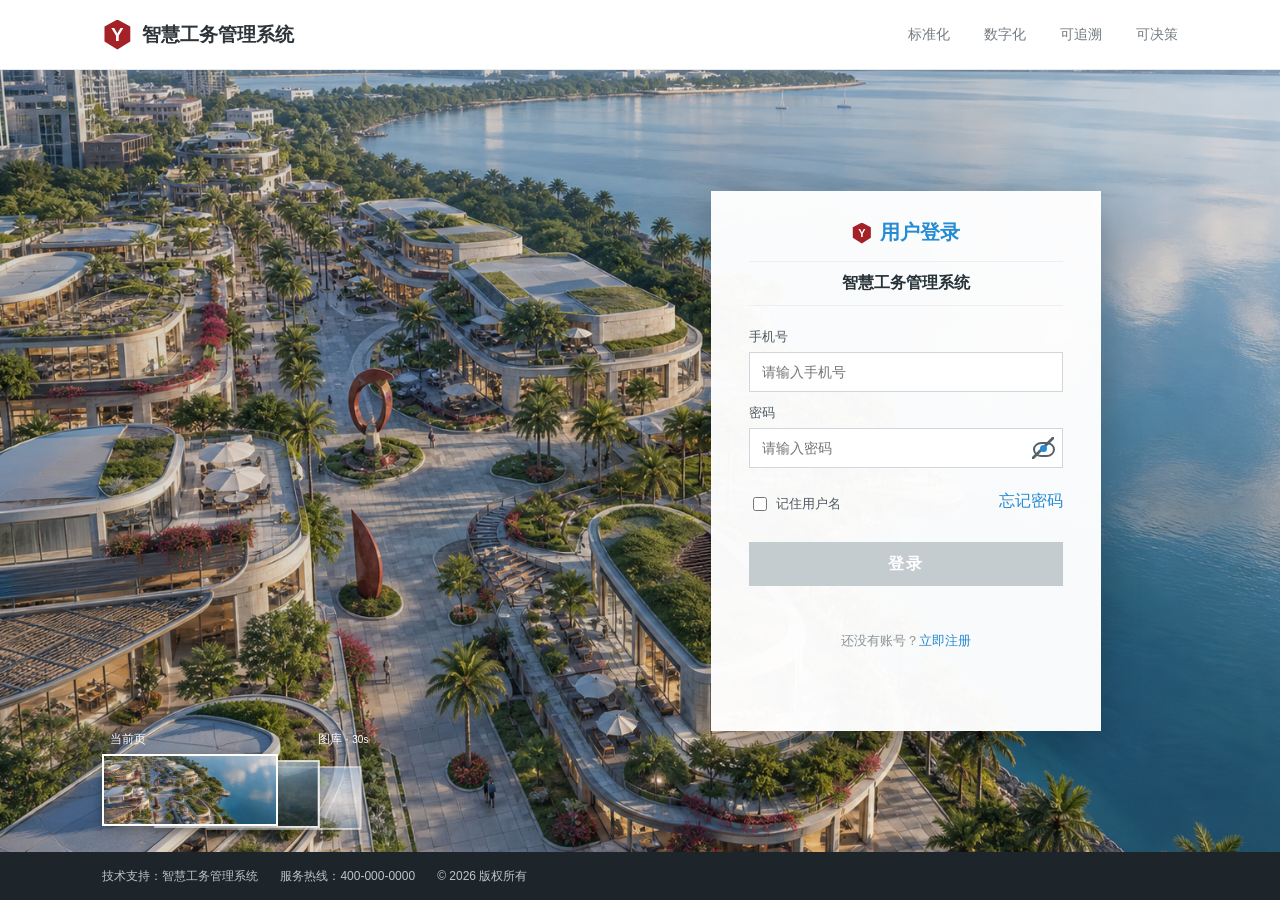
<file: index.html>
<!doctype html>
<html lang="zh-CN">
  <head>
    <script src="static-demo.js"></script>
    <meta charset="utf-8" />
    <!-- 告诉浏览器：页面宽度跟随设备宽度，避免移动端被缩放。 -->
    <meta name="viewport" content="width=device-width, initial-scale=1" />
    <!-- 显示在浏览器标签页上的标题。 -->
    <title>智慧工务管理系统</title>
    <link rel="stylesheet" href="styles/auth.css" />
  </head>
  <body>
    <!-- ===== 页面可见内容从这里开始 ===== -->
    <div class="page">
      <!-- 顶部品牌栏：只用于展示系统名称和定位词。 -->
      <header class="topbar">
        <div class="brand">
          <span class="brand-mark">Y</span><span>智慧工务管理系统</span>
        </div>
        <nav class="nav">
          <span>标准化</span><span>数字化</span><span>可追溯</span
          ><span>可决策</span>
        </nav>
      </header>
      <!-- 主区域：id="stage" 会被 JavaScript 用来切换背景。 -->
      <main class="stage" id="stage">
        <!-- 账号相关页面共用同一张卡片；一次只显示一个 .view。 -->
        <section class="card">
          <!-- 默认显示的登录页。 -->
          <section class="view active">
            <h1 class="title"><span class="mark">Y</span>用户登录</h1>
            <div class="system-name">智慧工务管理系统</div>
            <label for="loginPhone">手机号</label
            ><input
              id="loginPhone"
              inputmode="numeric"
              maxlength="13"
              placeholder="请输入手机号"
            /><label for="loginPassword">密码</label>
            <div class="field">
              <input
                id="loginPassword"
                type="password"
                placeholder="请输入密码"
              /><button
                class="eye"
                type="button"
                data-eye="loginPassword"
                aria-label="显示密码"
              ></button>
            </div>
            <div class="tools">
              <label class="remember"
                ><input id="remember" type="checkbox" />记住用户名</label
              ><a href="forgot-password.html">忘记密码</a>
            </div>
            <button class="primary" id="loginButton" type="button" disabled>
              登录
            </button>
            <p class="message" id="loginMessage"></p>
            <p class="bottom-link">
              还没有账号？<a href="register.html">立即注册</a>
            </p>
          </section>
        </section>
        <!-- 背景图库：点击缩略图会把对应图片设为主展示区背景。 -->
        <div class="gallery" aria-label="背景图切换">
          <div class="gallery-head">
            <span>当前页</span
            ><span>图库 · <small id="bgCountdown">30s</small></span>
          </div>
          <div class="preview-stack" id="previewStack">
            <button
              class="thumb is-active"
              data-image="网页素材/login-coast.png"
              type="button"
            >
              <img src="网页素材/login-coast.png" alt="滨海背景" /></button
            ><button
              class="thumb"
              data-image="网页素材/login-campus.png"
              type="button"
            >
              <img src="网页素材/login-campus.png" alt="园区背景" /></button
            ><button
              class="thumb"
              data-image="网页素材/login-office.png"
              type="button"
            >
              <img src="网页素材/login-office.png" alt="办公背景" />
            </button>
          </div>
        </div>
      </main>
      <!-- 页脚：展示系统归属和联系方式。 -->
      <footer class="footer">
        <span>技术支持：智慧工务管理系统</span
        ><span>服务热线：400-000-0000</span><span>© 2026 版权所有</span>
      </footer>
    </div>
    <!-- 复用弹窗：初始隐藏，由 openDialog 函数打开。 -->
    <div class="dialog" id="dialog">
      <section class="dialog-panel">
        <h2 class="dialog-title" id="dialogTitle">提示</h2>
        <div class="dialog-content" id="dialogContent"></div>
        <p class="dialog-tip" id="dialogTip" hidden></p>
        <div class="dialog-actions" id="dialogActions"></div>
      </section>
    </div>

    <script src="scripts/auth-common.js"></script>
    <script src="scripts/login.js"></script>
  </body>
</html>
</file>
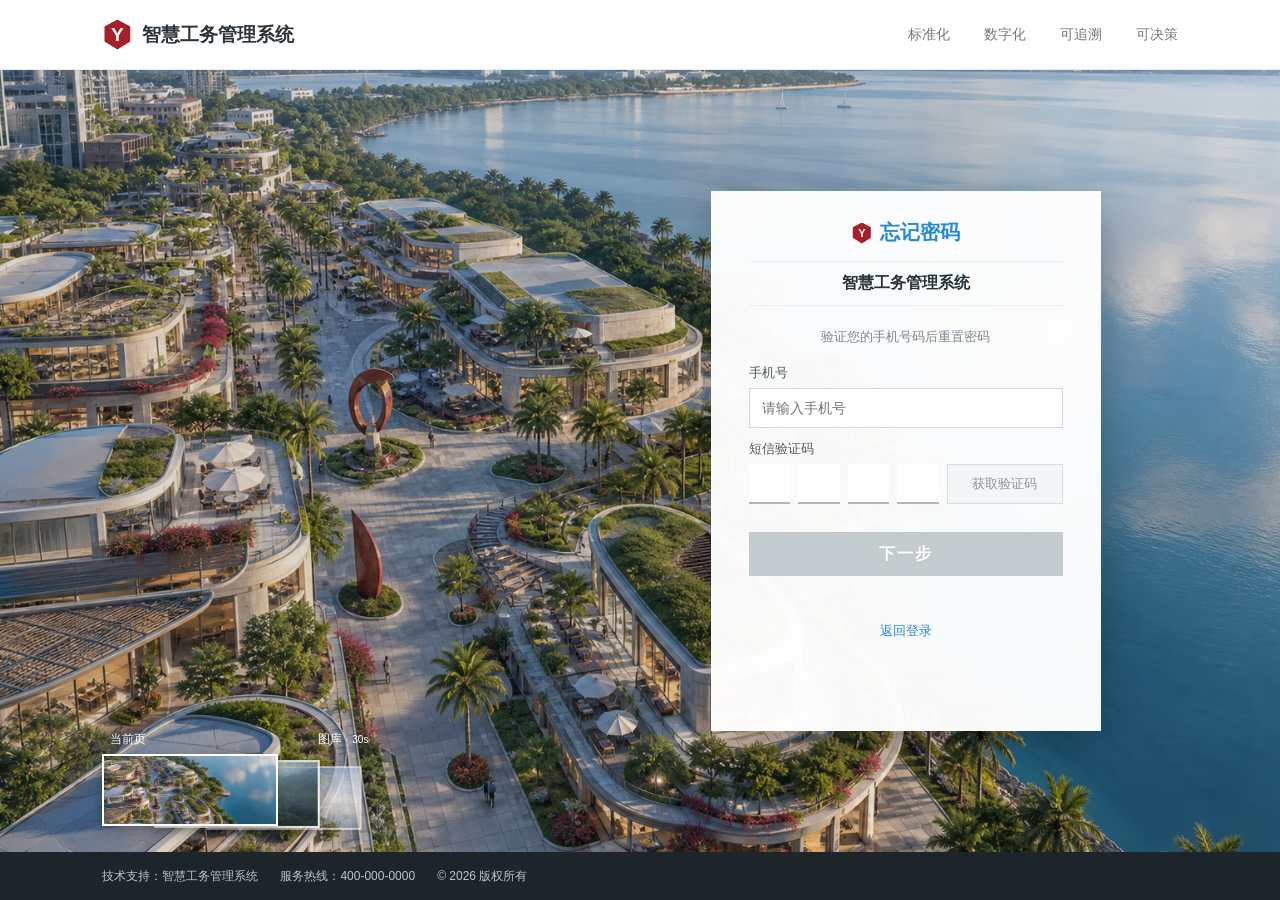
<file: forgot-password.html>
<!doctype html>
<html lang="zh-CN">
  <head>
    <script src="static-demo.js"></script>
    <meta charset="utf-8" />
    <!-- 告诉浏览器：页面宽度跟随设备宽度，避免移动端被缩放。 -->
    <meta name="viewport" content="width=device-width, initial-scale=1" />
    <!-- 显示在浏览器标签页上的标题。 -->
    <title>智慧工务管理系统</title>
    <link rel="stylesheet" href="styles/auth.css" />
  </head>
  <body>
    <!-- ===== 页面可见内容从这里开始 ===== -->
    <div class="page">
      <!-- 顶部品牌栏：只用于展示系统名称和定位词。 -->
      <header class="topbar">
        <div class="brand">
          <span class="brand-mark">Y</span><span>智慧工务管理系统</span>
        </div>
        <nav class="nav">
          <span>标准化</span><span>数字化</span><span>可追溯</span
          ><span>可决策</span>
        </nav>
      </header>
      <!-- 主区域：id="stage" 会被 JavaScript 用来切换背景。 -->
      <main class="stage" id="stage">
        <!-- 账号相关页面共用同一张卡片；一次只显示一个 .view。 -->
        <section class="card">
          <!-- 找回密码第 1 步：验证手机号码与验证码。 -->
          <section class="view active">
            <h1 class="title"><span class="mark">Y</span>忘记密码</h1>
            <div class="system-name">智慧工务管理系统</div>
            <p class="step-tip">验证您的手机号码后重置密码</p>
            <label for="recoverPhone">手机号</label
            ><input
              id="recoverPhone"
              inputmode="numeric"
              maxlength="13"
              placeholder="请输入手机号"
            /><label>短信验证码</label>
            <div class="code-row">
              <div class="digits" id="recoverDigits">
                <input inputmode="numeric" maxlength="1" /><input
                  inputmode="numeric"
                  maxlength="1"
                /><input inputmode="numeric" maxlength="1" /><input
                  inputmode="numeric"
                  maxlength="1"
                />
              </div>
              <button
                class="code-btn"
                id="recoverCodeButton"
                type="button"
                disabled
              >
                获取验证码
              </button>
            </div>
            <button
              class="primary"
              id="nextButton"
              type="button"
              disabled
              style="margin-top: 28px"
            >
              下一步
            </button>
            <p class="message" id="recoverMessage"></p>
            <p class="bottom-link"><a href="index.html">返回登录</a></p>
          </section>
        </section>
        <!-- 背景图库：点击缩略图会把对应图片设为主展示区背景。 -->
        <div class="gallery" aria-label="背景图切换">
          <div class="gallery-head">
            <span>当前页</span
            ><span>图库 · <small id="bgCountdown">30s</small></span>
          </div>
          <div class="preview-stack" id="previewStack">
            <button
              class="thumb is-active"
              data-image="网页素材/login-coast.png"
              type="button"
            >
              <img src="网页素材/login-coast.png" alt="滨海背景" /></button
            ><button
              class="thumb"
              data-image="网页素材/login-campus.png"
              type="button"
            >
              <img src="网页素材/login-campus.png" alt="园区背景" /></button
            ><button
              class="thumb"
              data-image="网页素材/login-office.png"
              type="button"
            >
              <img src="网页素材/login-office.png" alt="办公背景" />
            </button>
          </div>
        </div>
      </main>
      <!-- 页脚：展示系统归属和联系方式。 -->
      <footer class="footer">
        <span>技术支持：智慧工务管理系统</span
        ><span>服务热线：400-000-0000</span><span>© 2026 版权所有</span>
      </footer>
    </div>
    <!-- 复用弹窗：初始隐藏，由 openDialog 函数打开。 -->
    <div class="dialog" id="dialog">
      <section class="dialog-panel">
        <h2 class="dialog-title" id="dialogTitle">提示</h2>
        <div class="dialog-content" id="dialogContent"></div>
        <p class="dialog-tip" id="dialogTip" hidden></p>
        <div class="dialog-actions" id="dialogActions"></div>
      </section>
    </div>

    <script src="scripts/auth-common.js"></script>
    <script src="scripts/forgot-password.js"></script>
  </body>
</html>
</file>
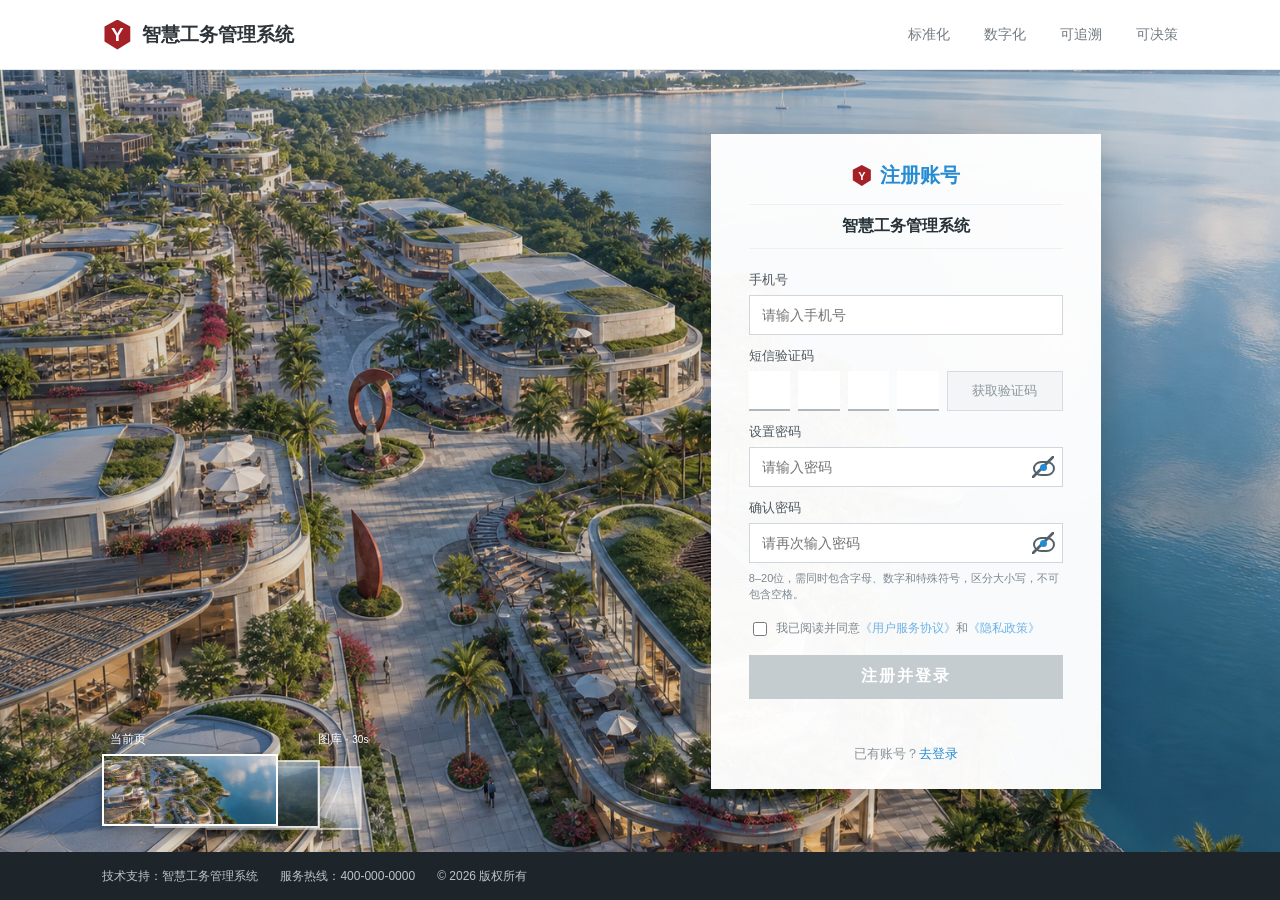
<file: register.html>
<!doctype html>
<html lang="zh-CN">
  <head>
    <script src="static-demo.js"></script>
    <meta charset="utf-8" />
    <!-- 告诉浏览器：页面宽度跟随设备宽度，避免移动端被缩放。 -->
    <meta name="viewport" content="width=device-width, initial-scale=1" />
    <!-- 显示在浏览器标签页上的标题。 -->
    <title>智慧工务管理系统</title>
    <link rel="stylesheet" href="styles/auth.css" />
  </head>
  <body>
    <!-- ===== 页面可见内容从这里开始 ===== -->
    <div class="page">
      <!-- 顶部品牌栏：只用于展示系统名称和定位词。 -->
      <header class="topbar">
        <div class="brand">
          <span class="brand-mark">Y</span><span>智慧工务管理系统</span>
        </div>
        <nav class="nav">
          <span>标准化</span><span>数字化</span><span>可追溯</span
          ><span>可决策</span>
        </nav>
      </header>
      <!-- 主区域：id="stage" 会被 JavaScript 用来切换背景。 -->
      <main class="stage" id="stage">
        <!-- 账号相关页面共用同一张卡片；一次只显示一个 .view。 -->
        <section class="card">
          <!-- 注册页：验证码、密码和协议均为前端演示校验。 -->
          <section class="view active">
            <h1 class="title"><span class="mark">Y</span>注册账号</h1>
            <div class="system-name">智慧工务管理系统</div>
            <label for="registerPhone">手机号</label
            ><input
              id="registerPhone"
              inputmode="numeric"
              maxlength="13"
              placeholder="请输入手机号"
            /><label>短信验证码</label>
            <div class="code-row">
              <div class="digits" id="registerDigits">
                <input inputmode="numeric" maxlength="1" /><input
                  inputmode="numeric"
                  maxlength="1"
                /><input inputmode="numeric" maxlength="1" /><input
                  inputmode="numeric"
                  maxlength="1"
                />
              </div>
              <button
                class="code-btn"
                id="registerCodeButton"
                type="button"
                disabled
              >
                获取验证码
              </button>
            </div>
            <label for="registerPassword">设置密码</label>
            <div class="field">
              <input
                id="registerPassword"
                type="password"
                placeholder="请输入密码"
              /><button class="eye" type="button" data-eye="registerPassword">
                ◉
              </button>
            </div>
            <label for="registerConfirm">确认密码</label>
            <div class="field">
              <input
                id="registerConfirm"
                type="password"
                placeholder="请再次输入密码"
              /><button class="eye" type="button" data-eye="registerConfirm">
                ◉
              </button>
            </div>
            <p class="password-note">
              8–20位，需同时包含字母、数字和特殊符号，区分大小写，不可包含空格。
            </p>
            <label class="agreement"
              ><input id="agreement" type="checkbox" /><span
                >我已阅读并同意<a data-protocol="用户服务协议"
                  >《用户服务协议》</a
                >和<a data-protocol="隐私政策">《隐私政策》</a></span
              ></label
            ><button class="primary" id="registerButton" type="button" disabled>
              注册并登录
            </button>
            <p class="message" id="registerMessage"></p>
            <p class="bottom-link">已有账号？<a href="index.html">去登录</a></p>
          </section>
        </section>
        <!-- 背景图库：点击缩略图会把对应图片设为主展示区背景。 -->
        <div class="gallery" aria-label="背景图切换">
          <div class="gallery-head">
            <span>当前页</span
            ><span>图库 · <small id="bgCountdown">30s</small></span>
          </div>
          <div class="preview-stack" id="previewStack">
            <button
              class="thumb is-active"
              data-image="网页素材/login-coast.png"
              type="button"
            >
              <img src="网页素材/login-coast.png" alt="滨海背景" /></button
            ><button
              class="thumb"
              data-image="网页素材/login-campus.png"
              type="button"
            >
              <img src="网页素材/login-campus.png" alt="园区背景" /></button
            ><button
              class="thumb"
              data-image="网页素材/login-office.png"
              type="button"
            >
              <img src="网页素材/login-office.png" alt="办公背景" />
            </button>
          </div>
        </div>
      </main>
      <!-- 页脚：展示系统归属和联系方式。 -->
      <footer class="footer">
        <span>技术支持：智慧工务管理系统</span
        ><span>服务热线：400-000-0000</span><span>© 2026 版权所有</span>
      </footer>
    </div>
    <!-- 复用弹窗：初始隐藏，由 openDialog 函数打开。 -->
    <div class="dialog" id="dialog">
      <section class="dialog-panel">
        <h2 class="dialog-title" id="dialogTitle">提示</h2>
        <div class="dialog-content" id="dialogContent"></div>
        <p class="dialog-tip" id="dialogTip" hidden></p>
        <div class="dialog-actions" id="dialogActions"></div>
      </section>
    </div>

    <script src="scripts/auth-common.js"></script>
    <script src="scripts/register.js"></script>
  </body>
</html>
</file>
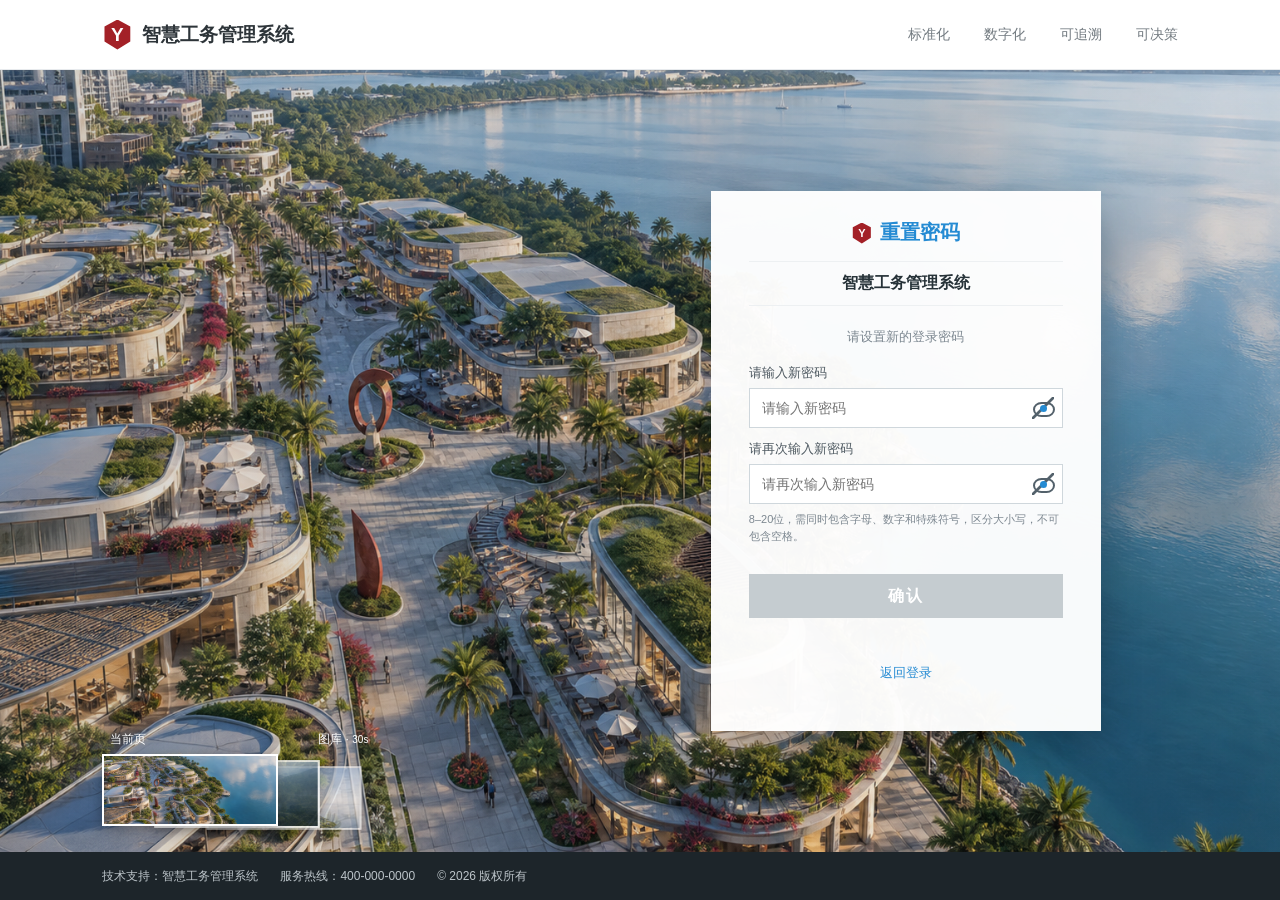
<file: reset-password.html>
<!doctype html>
<html lang="zh-CN">
  <head>
    <script src="static-demo.js"></script>
    <meta charset="utf-8" />
    <!-- 告诉浏览器：页面宽度跟随设备宽度，避免移动端被缩放。 -->
    <meta name="viewport" content="width=device-width, initial-scale=1" />
    <!-- 显示在浏览器标签页上的标题。 -->
    <title>智慧工务管理系统</title>
    <link rel="stylesheet" href="styles/auth.css" />
  </head>
  <body>
    <!-- ===== 页面可见内容从这里开始 ===== -->
    <div class="page">
      <!-- 顶部品牌栏：只用于展示系统名称和定位词。 -->
      <header class="topbar">
        <div class="brand">
          <span class="brand-mark">Y</span><span>智慧工务管理系统</span>
        </div>
        <nav class="nav">
          <span>标准化</span><span>数字化</span><span>可追溯</span
          ><span>可决策</span>
        </nav>
      </header>
      <!-- 主区域：id="stage" 会被 JavaScript 用来切换背景。 -->
      <main class="stage" id="stage">
        <!-- 账号相关页面共用同一张卡片；一次只显示一个 .view。 -->
        <section class="card">
          <!-- 找回密码第 2 步：输入并确认新密码。 -->
          <section class="view active">
            <h1 class="title"><span class="mark">Y</span>重置密码</h1>
            <div class="system-name">智慧工务管理系统</div>
            <p class="step-tip">请设置新的登录密码</p>
            <label for="resetPassword">请输入新密码</label>
            <div class="field">
              <input
                id="resetPassword"
                type="password"
                placeholder="请输入新密码"
              /><button class="eye" type="button" data-eye="resetPassword">
                ◉
              </button>
            </div>
            <label for="resetConfirm">请再次输入新密码</label>
            <div class="field">
              <input
                id="resetConfirm"
                type="password"
                placeholder="请再次输入新密码"
              /><button class="eye" type="button" data-eye="resetConfirm">
                ◉
              </button>
            </div>
            <p class="password-note">
              8–20位，需同时包含字母、数字和特殊符号，区分大小写，不可包含空格。
            </p>
            <button
              class="primary"
              id="resetButton"
              type="button"
              style="margin-top: 30px"
            >
              确认
            </button>
            <p class="message" id="resetMessage"></p>
            <p class="bottom-link"><a href="index.html">返回登录</a></p>
          </section>
        </section>
        <!-- 背景图库：点击缩略图会把对应图片设为主展示区背景。 -->
        <div class="gallery" aria-label="背景图切换">
          <div class="gallery-head">
            <span>当前页</span
            ><span>图库 · <small id="bgCountdown">30s</small></span>
          </div>
          <div class="preview-stack" id="previewStack">
            <button
              class="thumb is-active"
              data-image="网页素材/login-coast.png"
              type="button"
            >
              <img src="网页素材/login-coast.png" alt="滨海背景" /></button
            ><button
              class="thumb"
              data-image="网页素材/login-campus.png"
              type="button"
            >
              <img src="网页素材/login-campus.png" alt="园区背景" /></button
            ><button
              class="thumb"
              data-image="网页素材/login-office.png"
              type="button"
            >
              <img src="网页素材/login-office.png" alt="办公背景" />
            </button>
          </div>
        </div>
      </main>
      <!-- 页脚：展示系统归属和联系方式。 -->
      <footer class="footer">
        <span>技术支持：智慧工务管理系统</span
        ><span>服务热线：400-000-0000</span><span>© 2026 版权所有</span>
      </footer>
    </div>
    <!-- 复用弹窗：初始隐藏，由 openDialog 函数打开。 -->
    <div class="dialog" id="dialog">
      <section class="dialog-panel">
        <h2 class="dialog-title" id="dialogTitle">提示</h2>
        <div class="dialog-content" id="dialogContent"></div>
        <p class="dialog-tip" id="dialogTip" hidden></p>
        <div class="dialog-actions" id="dialogActions"></div>
      </section>
    </div>

    <script src="scripts/auth-common.js"></script>
    <script src="scripts/reset-password.js"></script>
  </body>
</html>
</file>
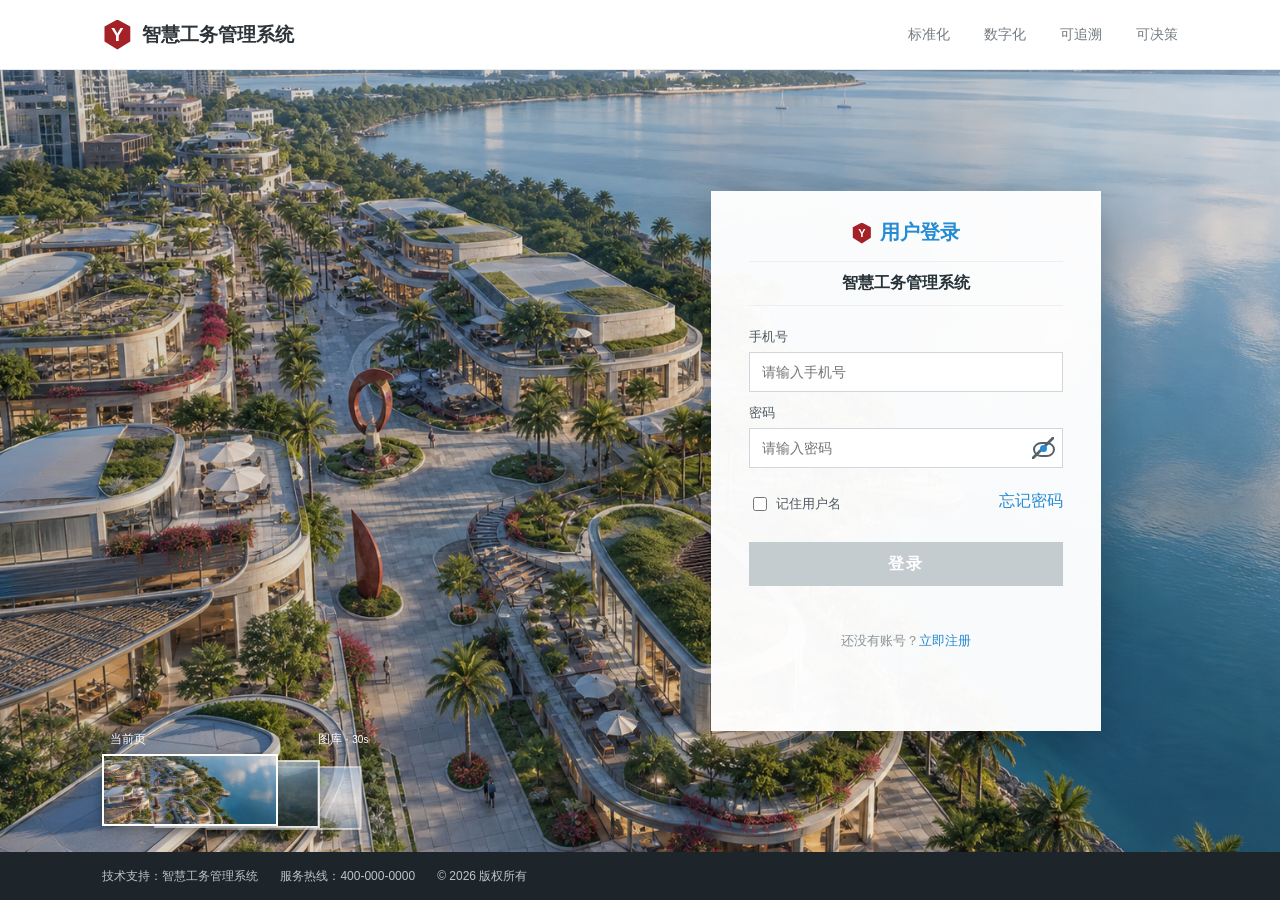
<file: 智慧工务管理系统.html>
<!doctype html>
<html lang="zh-CN">
  <head>
    <script src="static-demo.js"></script>
    <meta charset="utf-8" />
    <meta name="viewport" content="width=device-width, initial-scale=1" />
    <meta http-equiv="refresh" content="0; url=index.html" />
    <title>智慧工务管理系统</title>
    <!-- 兼容旧文件名：原登录页已拆分为 index.html、register.html、forgot-password.html 和 reset-password.html。 -->
  </head>
  <body>
    <p>正在前往 <a href="index.html">登录页</a>…</p>
  </body>
</html>
</file>
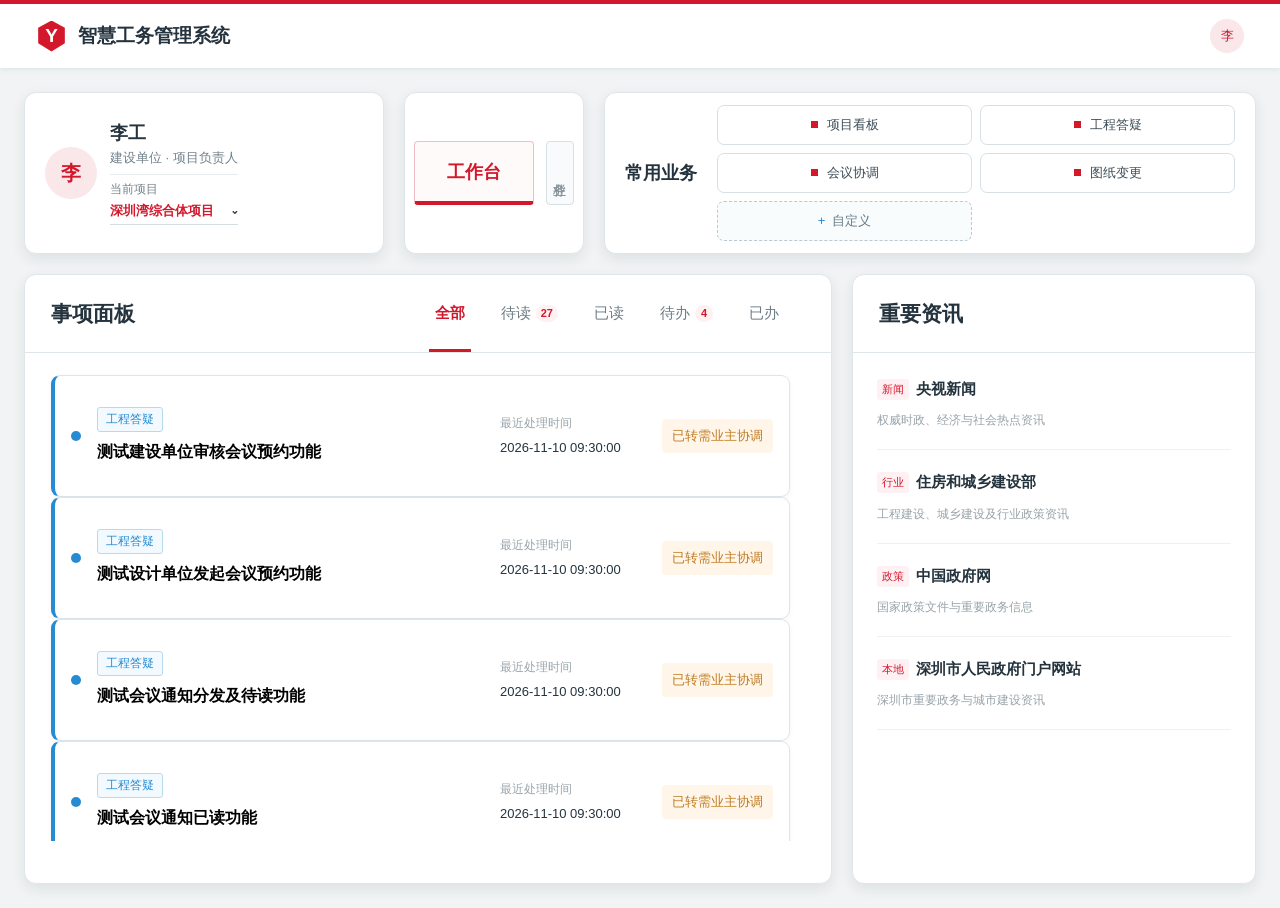
<file: 系统工作区.html>
<!doctype html>
<html lang="zh-CN">
  <head>
    <script src="static-demo.js"></script>
    <meta charset="utf-8" />
    <!-- 让页面在不同设备宽度下按实际宽度显示。 -->
    <meta name="viewport" content="width=device-width, initial-scale=1" />
    <!-- 浏览器标签页标题。 -->
    <title>智慧工务管理系统</title>
    <link rel="stylesheet" href="styles/workspace-base.css" />
    <link rel="stylesheet" href="styles/engineering-qa.css" />
    <link rel="stylesheet" href="styles/camera.css" />
    <link rel="stylesheet" href="styles/project-overview.css" />
    <link rel="stylesheet" href="styles/dashboard-tweaks.css" />
    <link rel="stylesheet" href="styles/project-assistant.css" />
    <link rel="stylesheet" href="styles/meeting-coordination.css" />
    <link rel="stylesheet" href="styles/drawing-change.css" />
    <link rel="stylesheet" href="styles/admin-workspace.css" />
  </head>
  <body>
    <!-- ===== 页面可见结构：顶部栏、工作台、业务栏以及各类弹窗 ===== -->
    <!-- 顶部栏：品牌标识与当前用户菜单。 -->
    <header class="top">
      <div class="brand">
        <span class="brand-mark">Y</span><span>智慧工务管理系统</span>
      </div>
      <div class="head-tools">
        <button
          class="head-avatar"
          id="userMenuButton"
          type="button"
          aria-label="用户菜单"
          aria-expanded="false"
        >
          李
        </button>
      </div>
      <div class="user-popover" id="userPopover">
        <button type="button" data-account-action="settings">设置</button
        ><button type="button" data-account-action="ai-settings">AI 设置</button
        ><button type="button" data-account-action="switch">切换账号</button
        ><button type="button" data-account-action="logout">退出登录</button>
      </div>
    </header>
    <main class="page">
      <!-- 顶部概览：当前用户、工作区切换和常用业务快捷入口。 -->
      <section class="overview" aria-label="个人与常用业务">
        <article class="block profile">
          <div class="avatar" id="profileAvatar">李</div>
          <div>
            <h2 id="profileName">李工</h2>
            <p id="profileRole">建设单位 · 项目负责人</p>
            <div class="project-in-profile">
              <span class="muted-label">当前项目</span
              ><button class="project-button" id="projectButton" type="button">
                <span id="projectName">深圳湾综合体项目</span> <b>⌄</b>
              </button>
              <div class="project-menu" id="projectMenu"></div>
            </div>
          </div>
        </article>
        <nav
          class="block area-switch"
          id="areaSwitch"
          aria-label="工作区域切换"
        >
          <button
            class="area-toggle workbench active"
            id="workbenchButton"
            type="button"
          >
            工作台</button
          ><button
            class="area-toggle business compact"
            id="businessButton"
            type="button"
          >
            业务栏
          </button>
        </nav>
        <article class="block quick">
          <h2>常用业务</h2>
          <div class="quick-list" id="quickList"><button type="button">项目看板</button><button type="button">工程答疑</button><button type="button">会议协调</button><button type="button">图纸变更</button><button class="custom" id="customButton" type="button">自定义</button></div>
        </article>
      </section>
      <!-- 工作台：展示待办事项和外部资讯；切换到业务栏时隐藏。 -->
      <section class="main" id="workbenchContent">
        <article class="panel">
          <header class="panel-head">
            <h2>事项面板</h2>
            <nav class="tabs" aria-label="事项筛选">
              <button class="tab active" data-filter="all" type="button">
                全部</button
              ><button class="tab" data-filter="unread" type="button">
                待读
                <span class="tab-count" id="matterUnreadCount"></span></button
              ><button class="tab" data-filter="read" type="button">已读</button
              ><button class="tab" data-filter="todo" type="button">
                待办
                <span class="tab-count" id="matterTodoCount"></span></button
              ><button class="tab" data-filter="done" type="button">
                已办
              </button>
            </nav>
          </header>
          <div class="matters" id="matters" tabindex="0" role="region" aria-label="事项列表">
            <div class="matter-empty">暂无与当前项目相关的事项</div>
          </div>
        </article>
        <aside class="panel">
          <header class="panel-head"><h2>重要资讯</h2></header>
          <div class="notice-list">
            <article class="notice">
              <h3>
                <a
                  href="https://news.cctv.com/"
                  target="_blank"
                  rel="noopener noreferrer"
                  ><span class="news-tag">新闻</span>央视新闻</a
                >
              </h3>
              <time>权威时政、经济与社会热点资讯</time>
            </article>
            <article class="notice">
              <h3>
                <a
                  href="https://www.mohurd.gov.cn/"
                  target="_blank"
                  rel="noopener noreferrer"
                  ><span class="news-tag">行业</span>住房和城乡建设部</a
                >
              </h3>
              <time>工程建设、城乡建设及行业政策资讯</time>
            </article>
            <article class="notice">
              <h3>
                <a
                  href="https://www.gov.cn/"
                  target="_blank"
                  rel="noopener noreferrer"
                  ><span class="news-tag">政策</span>中国政府网</a
                >
              </h3>
              <time>国家政策文件与重要政务信息</time>
            </article>
            <article class="notice">
              <h3>
                <a
                  href="https://www.sz.gov.cn/"
                  target="_blank"
                  rel="noopener noreferrer"
                  ><span class="news-tag">本地</span>深圳市人民政府门户网站</a
                >
              </h3>
              <time>深圳市重要政务与城市建设资讯</time>
            </article>
          </div>
          <div class="notice-foot"></div>
        </aside>
      </section>
      <!-- 业务栏：左侧两级菜单 + 右侧具体业务内容。 -->
      <section
        class="business-content"
        id="businessContent"
        aria-label="业务栏"
      >
        <div class="business-shell">
          <nav class="primary-menu" aria-label="一级业务菜单">
            <h2 class="primary-menu-title">业务栏</h2>
            <button type="button" data-module="项目信息">项目信息</button>
            <button type="button" data-module="AI助手">AI 助手</button>
            <button type="button" data-module="报批报建">报批报建</button>
            <button type="button" data-module="设计管理">设计管理</button>
            <button type="button" data-module="现场管理">现场管理</button>
            <button type="button" data-module="招采管理">招采管理</button>
            <button type="button" data-module="资料管理">资料管理</button>
            <button type="button" data-module="BIM管理">BIM管理</button>
          </nav>
          <nav
            class="secondary-menu"
            id="secondaryMenu"
            aria-label="二级业务菜单"
          >
            <p class="empty-sub">请选择业务功能</p>
          </nav>
          <!-- 右侧业务内容区：项目看板、工程答疑和后台管理按需显示。 -->
          <section class="business-stage" aria-label="业务内容区">
            <div class="business-head">
              <p>当前页面：项目信息 · 项目看板</p>
            </div>
            <div class="open-tabs"></div>
            <div class="dashboard" id="projectDashboard" hidden>
              <article class="monitor-card">
                <header class="monitor-head">
                  <h2>项目实时监控</h2>
                  <span class="monitor-meta"
                    ><i class="live">在线</i
                    ><span id="cameraNumber">摄像头 01</span></span
                  >
                </header>
                <div class="monitor-visual" id="monitorVisual">
                  <span class="camera-id" id="cameraLocation"
                    >深圳湾综合体项目 · 主施工区</span
                  ><time class="monitor-time" id="monitorTime"></time>
                </div>
                <footer class="monitor-foot">
                  <span>实时施工现场画面</span
                  ><button id="viewAllMonitors" type="button">
                    查看全部监控
                  </button>
                </footer>
              </article>
              <aside class="charts-stack">
                <article class="chart-card">
                  <header class="chart-head">
                    <h2>项目概况</h2>
                    <span class="monitor-meta" id="projectStatus">建设中</span>
                  </header>
                  <div class="chart-body">
                    <div class="investment-summary">
                      <span
                        >项目名称<b id="dashboardProjectName"
                          >深圳湾综合体项目</b
                        ></span
                      >
                    </div>
                    <p id="projectInfo" class="chart-copy">
                      建设单位：深圳市建设发展有限公司<br />项目阶段：主体施工
                    </p>
                  </div>
                </article>
                <article class="chart-card">
                  <header class="chart-head"><h2>投资完成情况</h2></header>
                  <div class="chart-body">
                    <div class="investment-summary">
                      <span
                        >总投资（万元）<b id="investmentTotal">12,000</b></span
                      ><span
                        >已完成（万元）<b class="red" id="investmentUsed"
                          >7,560</b
                        ></span
                      ><span>完成率<b id="investmentRate">63%</b></span>
                    </div>
                    <div class="bar-chart" id="investmentChart">
                      <i class="bar" data-month="1月" style="height: 35%"></i
                      ><i class="bar" data-month="2月" style="height: 48%"></i
                      ><i class="bar" data-month="3月" style="height: 42%"></i
                      ><i class="bar" data-month="4月" style="height: 65%"></i
                      ><i class="bar" data-month="5月" style="height: 56%"></i
                      ><i class="bar" data-month="6月" style="height: 79%"></i
                      ><i class="bar" data-month="7月" style="height: 72%"></i
                      ><i class="bar" data-month="8月" style="height: 91%"></i>
                    </div>
                  </div>
                </article>
                <article class="chart-card">
                  <header class="chart-head">
                    <h2>专业进度</h2>
                    <span class="monitor-meta" id="progressSchedule"
                      >按专业 · 计划工期 720 天</span
                    >
                  </header>
                  <div class="discipline-progress" id="disciplineProgress">
                    <div class="discipline">
                      <span
                        class="discipline-bar"
                        style="
                          --investment: 100%;
                          --complete: 76%;
                          --bar-color: #d3182c;
                        "
                        ><b data-rate="76%"></b></span
                      ><span>土建</span>
                    </div>
                    <div class="discipline">
                      <span
                        class="discipline-bar"
                        style="
                          --investment: 78%;
                          --complete: 64%;
                          --bar-color: #e45a69;
                        "
                        ><b data-rate="64%"></b></span
                      ><span>机电</span>
                    </div>
                    <div class="discipline">
                      <span
                        class="discipline-bar"
                        style="
                          --investment: 61%;
                          --complete: 82%;
                          --bar-color: #258bd3;
                        "
                        ><b data-rate="82%"></b></span
                      ><span>幕墙</span>
                    </div>
                    <div class="discipline">
                      <span
                        class="discipline-bar"
                        style="
                          --investment: 46%;
                          --complete: 53%;
                          --bar-color: #bf7b20;
                        "
                        ><b data-rate="53%"></b></span
                      ><span>装饰</span>
                    </div>
                    <div class="discipline">
                      <span
                        class="discipline-bar"
                        style="
                          --investment: 35%;
                          --complete: 38%;
                          --bar-color: #3e9b63;
                        "
                        ><b data-rate="38%"></b></span
                      ><span>园林</span>
                    </div>
                  </div>
                </article>
              </aside>
            </div>
            <div class="qa-stage" id="qaStage" hidden>
              <div class="qa-board">
                <div class="qa-toolbar">
                  <h2>工程答疑</h2>
                  <button class="qa-new" id="newQaButton" type="button">
                    + 新增工程答疑
                  </button>
                  <div class="qa-search" aria-label="答疑组合检索">
                    <input
                      id="qaNoFilter"
                      type="search"
                      placeholder="按答疑编号检索"
                    /><input
                      id="qaTitleFilter"
                      type="search"
                      placeholder="按答疑主题检索"
                    /><select id="qaDisciplineFilter" aria-label="提疑专业">
                      <option value="">全部专业</option>
                      <option>机电</option>
                      <option>消防</option>
                      <option>幕墙</option>
                      <option>建筑</option>
                      <option>结构</option></select
                    ><input
                      id="qaDateFilter"
                      type="text"
                      inputmode="numeric"
                      placeholder="yyyy/mm/dd"
                      aria-label="提疑日期"
                    /><select id="qaStatusFilter" aria-label="流程状态">
                      <option value="">全部状态</option>
                      <option>待监理确认</option>
                      <option>待设计确认</option>
                      <option>待施工确认</option>
                      <option>已归档</option>
                      <option>出具变更</option>
                      <option>已退回施工单位</option>
                      <option>已转需业主协调</option></select
                    ><button id="qaResetFilter" type="button">重置</button>
                  </div>
                </div>
                <div class="qa-summary">
                  <button
                    class="qa-stat active"
                    type="button"
                    data-stat-status=""
                    title="查看全部工程答疑"
                  >
                    <span>全部答疑</span><b id="qaTotal">24</b></button
                  ><button
                    class="qa-stat wait"
                    type="button"
                    data-stat-status="待监理确认"
                    title="点击查看待监理确认的问题"
                  >
                    <span>待监理确认</span
                    ><b id="qaSupervisorTotal">6</b></button
                  ><button
                    class="qa-stat reply"
                    type="button"
                    data-stat-status="待设计确认"
                    title="点击查看待设计确认的问题"
                  >
                    <span>待设计确认</span><b id="qaDesignTotal">8</b></button
                  ><button
                    class="qa-stat construction"
                    type="button"
                    data-stat-status="待施工确认"
                    title="点击查看待施工确认的问题"
                  >
                    <span>待施工确认</span
                    ><b id="qaConstructionTotal">0</b></button
                  ><button
                    class="qa-stat"
                    type="button"
                    data-stat-status="__terminal__"
                    title="点击查看所有已结束的问题"
                  >
                    <span>已完成</span><b id="qaDoneTotal">10</b>
                  </button>
                </div>
                <div class="qa-table-wrap">
                  <table class="qa-table" aria-label="工程答疑列表">
                    <thead>
                      <tr>
                        <th>
                          <button
                            class="qa-sort"
                            type="button"
                            data-qa-sort="no"
                          >
                            答疑编号 <i class="qa-sort-indicator">↕</i
                            ><sup class="qa-sort-priority"></sup>
                          </button>
                        </th>
                        <th>
                          <button
                            class="qa-sort"
                            type="button"
                            data-qa-sort="title"
                          >
                            答疑主题 <i class="qa-sort-indicator">↕</i
                            ><sup class="qa-sort-priority"></sup>
                          </button>
                        </th>
                        <th>
                          <button
                            class="qa-sort"
                            type="button"
                            data-qa-sort="discipline"
                          >
                            提疑专业 <i class="qa-sort-indicator">↕</i
                            ><sup class="qa-sort-priority"></sup>
                          </button>
                        </th>
                        <th>
                          <button
                            class="qa-sort"
                            type="button"
                            data-qa-sort="owner"
                          >
                            提疑人 <i class="qa-sort-indicator">↕</i
                            ><sup class="qa-sort-priority"></sup>
                          </button>
                        </th>
                        <th>
                          <button
                            class="qa-sort"
                            type="button"
                            data-qa-sort="date"
                          >
                            提疑日期 <i class="qa-sort-indicator">↓</i
                            ><sup class="qa-sort-priority"></sup>
                          </button>
                        </th>
                        <th>
                          <button
                            class="qa-sort"
                            type="button"
                            data-qa-sort="change"
                          >
                            是否涉及变更 <i class="qa-sort-indicator">↕</i
                            ><sup class="qa-sort-priority"></sup>
                          </button>
                        </th>
                        <th>
                          <button
                            class="qa-sort"
                            type="button"
                            data-qa-sort="status"
                          >
                            状态 / 操作 <i class="qa-sort-indicator">↕</i
                            ><sup class="qa-sort-priority"></sup>
                          </button>
                        </th>
                      </tr>
                    </thead>
                    <tbody id="qaTableBody"></tbody>
                  </table>
                </div>
                <div class="qa-pager" id="qaPager">
                  <span id="qaCount">共 24 条</span
                  ><button
                    type="button"
                    data-page-action="jump-prev"
                    aria-label="向前跳 10 页"
                    title="向前跳 10 页"
                  >
                    «</button
                  ><button
                    type="button"
                    data-page-action="prev"
                    aria-label="上一页"
                  >
                    ‹</button
                  ><span id="qaPageButtons"></span
                  ><button
                    type="button"
                    data-page-action="next"
                    aria-label="下一页"
                  >
                    ›</button
                  ><button
                    type="button"
                    data-page-action="jump-next"
                    aria-label="向后跳 10 页"
                    title="向后跳 10 页"
                  >
                    »</button
                  ><span class="page-jump"
                    >第
                    <input
                      id="qaPageInput"
                      type="number"
                      min="1"
                      value="1"
                      aria-label="跳转页码"
                    />
                    / <span id="qaTotalPages">1</span> 页
                    <button id="qaJumpButton" type="button">跳转</button></span
                  >
                </div>
              </div>
            </div>
            <div class="qa-admin-stage" id="qaAdminStage" hidden>
              <div class="qa-admin-board">
                <header>
                  <div>
                    <h2>答疑后台管理</h2>
                    <p>
                      查看本机答疑库，按项目区分数据；仅系统管理员可删除已有流程。
                    </p>
                  </div>
                </header>
                <table class="qa-admin-table">
                  <thead>
                    <tr>
                      <th>所属项目</th>
                      <th>联系单编号</th>
                      <th>答疑主题</th>
                      <th>发起单位 / 发起人</th>
                      <th>发起时间</th>
                      <th>状态</th>
                      <th>操作</th>
                    </tr>
                  </thead>
                  <tbody id="qaAdminTableBody"></tbody>
                </table>
                <div class="qa-admin-empty" id="qaAdminEmpty" hidden>
                  答疑库暂未建立记录
                </div>
              </div>
            </div>
            <section class="ai-assistant-stage" id="aiAssistantStage" hidden>
              <header class="ai-page-heading">
                <div>
                  <p class="ai-eyebrow">PROJECT KNOWLEDGE ASSISTANT</p>
                  <h2>项目资料智能检索与问答</h2>
                  <p id="aiConnectionSummary">模型连接状态读取中；当前尚未接入项目资料检索与引用。</p>
                </div>
                <span class="ai-project-chip"><i></i><span id="aiCurrentProject">深圳湾综合体项目</span></span>
              </header>
              <div class="ai-chat-layout">
                <aside class="ai-chat-side">
                  <div class="ai-history-heading"><h3>历史对话</h3><button id="aiNewChat" type="button">＋ 新对话</button></div>
                  <div class="ai-history-list" id="aiHistoryList">
                    <p class="ai-history-empty">暂无历史对话</p>
                  </div>
                </aside>
                <section class="ai-chat-panel" aria-label="项目资料问答">
                  <div class="ai-chat-toolbar">
                    <div><strong>资料问答</strong></div>
                    <div class="ai-toolbar-actions"><button type="button" id="aiModelSettingsButton">模型设置</button><button type="button" id="aiClearChat">新建对话</button></div>
                  </div>
                  <div class="ai-conversation" id="aiConversation">
                    <div class="ai-welcome">
                      <div class="ai-welcome-mark">AI</div>
                      <h3>你好，我可以帮你查项目资料</h3>
                      <p>试着问一个工程约定、技术要求或会议结论。</p>
                      <div class="ai-examples">
                        <button type="button" data-ai-example="机电工程的施工范围如何划分？">机电工程的施工范围如何划分？</button>
                        <button type="button" data-ai-example="最近一次协调会确定了哪些事项？">最近一次协调会确定了哪些事项？</button>
                        <button type="button" data-ai-example="外墙材料的技术要求是什么？">外墙材料的技术要求是什么？</button>
                      </div>
                    </div>
                  </div>
                  <form class="ai-composer" id="aiQuestionForm">
                    <textarea id="aiQuestionInput" rows="2" placeholder="输入你想查询的项目资料问题…" aria-label="项目资料问题"></textarea>
                    <div class="ai-composer-bottom"><span>回答由 AI 生成；项目资料库接入后，将基于已入库资料作答。</span><button type="submit" id="aiSendButton" disabled>发送 ↑</button></div>
                  </form>
                </section>
              </div>
              <div class="ai-settings-backdrop" id="aiModelSettingsDialog" hidden>
                <section class="ai-settings-dialog" role="dialog" aria-modal="true" aria-labelledby="aiModelSettingsTitle">
                  <header><div><p class="ai-eyebrow">AI CONNECTION</p><h3 id="aiModelSettingsTitle">AI 设置</h3></div><button type="button" id="aiModelSettingsClose" aria-label="关闭 AI 设置">×</button></header>
                  <p class="ai-settings-intro">连接你自己的 AI。选择服务商，填写 API 地址和密钥，即可用于项目助手。</p>
                  <div class="ai-connection-layout">
                    <aside class="ai-provider-sidebar" aria-label="模型服务商">
                      <p>自定义服务商</p>
                      <div id="aiSavedProviders"></div>
                      <button type="button" class="ai-provider-add" id="aiAddProviderButton">＋ 添加供应商</button>
                    </aside>
                    <div class="ai-provider-config">
                      <div class="ai-provider-heading"><h4 id="aiProviderHeading">DeepSeek</h4><span class="ai-provider-state" id="aiProviderState">读取中</span><button type="button" id="aiProviderEnableButton">禁用</button></div>
                      <label class="ai-settings-field">服务商名称<input id="aiProviderName" maxlength="60" placeholder="例如：我的 DeepSeek" /></label>
                      <label class="ai-settings-field">服务类型<select id="aiProviderType"><option value="deepseek">DeepSeek</option><option value="bigmodel">智谱 BigModel</option><option value="openai-compatible">自定义（OpenAI 兼容）</option></select></label>
                      <div class="ai-saved-connection" id="aiSavedConnection"><i></i><div><strong id="aiSavedConnectionTitle"></strong><span id="aiSavedConnectionDetail"></span><span id="aiSavedConnectionKey"></span></div><button type="button" id="aiEditSavedKey">更换密钥</button></div>
                      <label class="ai-settings-field">Base URL<input id="aiBaseUrlInput" type="url" placeholder="https://api.deepseek.com/v1" autocomplete="url" /></label>
                      <label class="ai-settings-field">API 格式<select id="aiApiFormatSelect"><option value="chat-completions">Chat Completions（/chat/completions）</option></select></label>
                      <label class="ai-settings-field">API Key<div class="ai-key-input-row"><input id="aiApiKeyInput" type="password" autocomplete="new-password" placeholder="输入新密钥；已配置时留空表示不更换" /><button type="button" id="aiToggleKeyVisibility" aria-pressed="false">显示</button></div><span class="ai-saved-key-hint" id="aiApiKeySavedHint">尚未读取密钥状态</span></label>
                      <label class="ai-settings-field"><span>模型</span><div class="ai-model-row"><select id="aiModelInput" aria-label="模型"></select><button type="button" id="aiAddModelButton">＋ 添加模型</button></div><div class="ai-model-tags" id="aiModelTags" hidden></div><span class="ai-model-hint" id="aiModelHint">DeepSeek 模型选项来自官方 API 文档。</span></label>
                    </div>
                  </div>
                  <p class="ai-settings-security">密钥保存在本机，已保存的密钥可留空保留。自定义服务需支持 Chat Completions 接口。</p>
                  <p class="ai-settings-status" id="aiModelSettingsStatus" role="status">正在读取当前设置…</p>
                  <footer><button type="button" class="ai-settings-test" id="aiModelTestButton">测试连接</button><button type="button" class="ai-settings-save" id="aiModelSaveButton">保存并使用</button></footer>
                </section>
              </div>
            </section>
            <section class="material-upload-stage" id="materialUploadStage" hidden>
              <header class="material-page-heading">
                <div>
                  <p class="ai-eyebrow">PROJECT DOCUMENTS</p>
                  <h2>资料上传</h2>
                  <p>批量添加项目文件，选择资料大类和事项文件夹后归档。</p>
                </div>
                <span class="material-project-chip">当前项目：<b id="materialCurrentProject">深圳湾综合体项目</b></span>
              </header>
              <div class="material-workspace">
                <section class="material-main-card">
                  <div class="material-card-heading"><div><h3>添加项目资料</h3><p>支持 PDF、Word、PowerPoint；此处为静态演示，不会上传文件到服务器。</p></div><span class="material-step">第 1 步 · 选择资料</span></div>
                  <label class="material-dropzone" id="materialDropzone" for="materialFileInput">
                    <input id="materialFileInput" type="file" multiple accept=".pdf,.doc,.docx,.ppt,.pptx" />
                    <span class="material-upload-icon">↑</span>
                    <strong>拖拽文件到此处，或点击选择文件</strong>
                    <small>可一次选择多个文件；建议使用虚构或脱敏资料进行演示</small>
                  </label>
                  <div class="material-list-heading">
                    <h3>待确认资料 <span id="materialPendingCount">0</span></h3>
                    <div class="material-list-tools">
                      <button type="button" id="materialNewFolder">＋ 新建文件夹</button>
                      <button type="button" id="materialClearButton">清空待确认</button>
                    </div>
                  </div>
                  <div class="material-empty" id="materialEmpty">选择文件后，这里会显示文件及分类建议</div>
                  <div class="material-file-list" id="materialFileList"></div>
                  <div class="material-actions"><span>确认大类和存放文件夹；也可在此新建多层文件夹。</span><button type="button" id="materialConfirmAll" disabled>确认分类并归档</button></div>
                </section>
              </div>
            </section>
            <section id="meetingStage" class="meeting-stage" hidden></section>
            <section id="drawingChangeStage" class="meeting-stage drawing-stage" hidden></section>
            <section id="adminWorkspaceStage" class="admin-stage" hidden></section>
            <section class="material-library-stage" id="materialLibraryStage" hidden>
              <header class="material-page-heading">
                <div>
                  <p class="ai-eyebrow">PROJECT DOCUMENT LIBRARY</p>
                  <h2>资料管理</h2>
                  <p>在左侧展开文件夹，浏览和查找项目资料。</p>
                </div>
                <div class="material-library-actions">
                  <button class="material-new-folder" type="button" id="librarySettingsButton">⚙ 资料设置</button>
                  <button class="material-new-folder" type="button" data-new-folder>＋ 新建文件夹</button>
                  <button class="material-library-upload" type="button" data-open-upload>＋ 资料上传</button>
                </div>
              </header>
              <div class="library-explorer">
                <aside class="explorer-sidebar" aria-label="资料文件夹">
                  <div class="explorer-sidebar-title">项目文件</div>
                  <nav id="libraryCategoryTabs" class="explorer-tree" aria-label="文件夹目录"></nav>
                  <p class="explorer-sidebar-note">按项目分类归档<br />支持多级文件夹</p>
                </aside>
                <div class="explorer-main">
                  <div class="explorer-addressbar">
                    <button type="button" id="libraryGoUp" title="返回上一级" aria-label="返回上一级">↑</button>
                    <nav id="libraryBreadcrumbs" aria-label="当前文件夹路径"></nav>
                    <label class="library-search"><span>⌕</span><input id="librarySearchInput" type="search" placeholder="搜索当前目录及子目录" aria-label="搜索资料名称" /></label>
                  </div>
                  <div class="explorer-list-toolbar"><span id="libraryCurrentTitle">全部资料</span><span>双击文件夹打开 · 单击选中</span></div>
                  <div class="explorer-table-wrap"><table class="explorer-table"><thead><tr><th><button type="button" id="librarySortName">名称 ↑</button></th><th>文件类型</th><th>日期</th><th>位置</th></tr></thead><tbody id="libraryGroups"></tbody></table><div id="libraryEmpty" class="explorer-empty" hidden><span>▱</span><strong>此文件夹为空</strong><p>上传资料或新建文件夹，开始整理项目文件。</p></div></div>
                  <footer class="explorer-status"><span id="libraryTotal" role="status">共 0 项</span><span id="librarySelectionStatus">项目资料库 · 演示</span></footer>
                </div>
              </div>
            </section>
            <section class="material-folder-dialog" id="librarySettingsDialog" role="dialog" aria-modal="true" aria-labelledby="librarySettingsTitle" hidden>
              <div class="library-settings-card">
                <header><div><h2 id="librarySettingsTitle">资料设置</h2><p>管理大项和小项，设置名称、层级与编号。</p></div><button type="button" id="librarySettingsClose" aria-label="关闭资料设置">×</button></header>
                <div class="directory-actions"><button type="button" id="directoryAddCategory">＋ 新增大项</button><button type="button" id="directoryAddChild">＋ 新增小项</button><input id="directorySearch" type="search" aria-label="查找目录" placeholder="查找编号或名称" /><button type="button" id="directoryUndo" disabled>撤销上次操作</button></div>
                <div class="library-settings-layout">
                  <nav id="librarySettingsFolders" aria-label="选择要设置的文件夹"></nav>
                  <form id="librarySettingsForm">
                    <h3 id="librarySettingsFolderTitle">目录设置</h3>
                    <div class="directory-code" id="directoryCode"></div>
                    <label>名称<input id="librarySettingsName" maxlength="40" required /></label>
                    <label>层级与所属大项<select id="librarySettingsCategory"></select></label>
                    <label id="directoryParentField">上级目录<select id="librarySettingsParent"></select></label>
                    <div class="library-settings-path"><span>调整后的路径</span><strong id="librarySettingsPath"></strong></div>
                    <p class="library-settings-note">大项自动编号 A、B、C；小项按 01、02 编号。移动后按新位置重新编号，子项与资料一起移动。删除目录时，将一并删除全部子目录和文件。</p>
                    <p id="librarySettingsStatus" role="status"></p>
                    <footer><button type="button" id="directoryDelete">删除目录及内容</button><button type="button" id="librarySettingsCancel">关闭</button><button type="submit">保存目录设置</button></footer>
                  </form>
                </div>
              </div>
            </section>
            <section class="material-folder-dialog" id="materialFolderDialog" role="dialog" aria-modal="true" aria-labelledby="materialFolderTitle" hidden>
              <form class="material-folder-form" id="materialFolderForm">
                <header><h2 id="materialFolderTitle">新建文件夹</h2><button type="button" id="materialFolderClose" aria-label="关闭">×</button></header>
                <label>所属资料类别<select id="materialFolderCategory" required></select></label>
                <label>上级文件夹<select id="materialFolderParent"></select></label>
                <label>文件夹名称<input id="materialFolderName" type="text" maxlength="40" placeholder="例如：施工图纸" required /></label>
                <p>可在大类下新建文件夹，也可选择已有文件夹作为上级，继续建立子文件夹。</p>
                <footer><button type="button" id="materialFolderCancel">取消</button><button type="submit">创建文件夹</button></footer>
              </form>
            </section>
          </section>
        </div>
      </section>
    </main>
    <!-- 自定义常用业务弹窗：选择后生成工作台快捷按钮。 -->
    <section
      class="shortcut-dialog"
      id="shortcutDialog"
      aria-label="自定义常用业务"
    >
      <div class="dialog-card">
        <header class="dialog-header">
          <h2>自定义常用业务</h2>
          <button
            class="dialog-close"
            id="dialogClose"
            type="button"
            aria-label="关闭"
          >
            ×
          </button>
        </header>
        <p class="dialog-tip">
          可选择多个已开发的业务，不限制数量；已选业务以红色边框和勾选标识显示。
        </p>
        <div class="shortcut-options" id="shortcutOptions"></div>
        <footer class="dialog-actions">
          <button class="dialog-cancel" id="dialogCancel" type="button">
            取消</button
          ><button class="dialog-confirm" id="dialogConfirm" type="button">
            确认
          </button>
        </footer>
      </div>
    </section>
    <!-- 工程答疑详情弹窗：查看、新增、回复、流转和附件操作都在这里完成。 -->
    <section class="qa-detail-dialog" id="qaDetailDialog" aria-hidden="true">
      <div
        class="qa-detail-card"
        role="dialog"
        aria-modal="true"
        aria-labelledby="qaDetailTitle"
      >
        <header class="qa-detail-head">
          <h2 id="qaDetailTitle">新增工程答疑</h2>
          <button
            class="qa-detail-close"
            id="qaDetailClose"
            type="button"
            aria-label="关闭"
          >
            ×
          </button>
        </header>
        <nav class="qa-detail-tabs" aria-label="工程答疑内容">
          <button class="active" type="button" data-qa-panel="form">
            答疑表单</button
          ><button type="button" data-qa-panel="resource">相关资源</button>
        </nav>
        <div class="qa-detail-body">
          <section class="qa-detail-panel" data-qa-content="form">
            <div class="qa-form-grid">
              <label class="qa-form-field"
                ><span>联系单编号</span
                ><input
                  id="qaContactNo"
                  placeholder="请输入联系单编号" /></label
              ><label class="qa-form-field"
                ><span>提疑专业</span
                ><select id="qaFormDiscipline">
                  <option value="">请选择专业</option>
                  <option>机电</option>
                  <option>消防</option>
                  <option>幕墙</option>
                  <option>建筑</option>
                  <option>结构</option>
                </select></label
              ><label class="qa-form-field"
                ><span>所属项目</span
                ><input id="qaFormProject" readonly /></label
              ><label class="qa-form-field"
                ><span>涉及位置</span
                ><input
                  id="qaFormLocation"
                  placeholder="请输入楼栋、楼层或具体位置" /></label
              ><label class="qa-form-field"
                ><span>发起单位</span><input id="qaFormUnit" readonly /></label
              ><label class="qa-form-field"
                ><span>发起人</span
                ><input id="qaFormInitiator" readonly /></label
              ><label class="qa-form-field"
                ><span>发起时间</span><input id="qaFormTime" readonly /></label
              ><label class="qa-form-field"
                ><span>下一步节点</span
                ><input id="qaFormNextNode" readonly /></label
              ><label class="qa-form-field full"
                ><span>答疑主题</span
                ><input
                  id="qaFormTitle"
                  placeholder="请输入需要确认的工程问题主题" /></label
              ><label class="qa-form-field full"
                ><span>问题说明</span
                ><textarea
                  id="qaFormDescription"
                  placeholder="请说明现场问题、涉及专业及需要设计确认的事项"
                ></textarea>
              </label>
              <div
                class="qa-change-choice qa-change-display"
                id="qaChangeChoice"
                hidden
              >
                <strong>是否涉及变更</strong
                ><label
                  ><input type="radio" name="qaChange" value="no" /><span
                    >否</span
                  ></label
                ><label
                  ><input type="radio" name="qaChange" value="yes" /><span
                    >是</span
                  ></label
                ><em class="qa-change-hint" id="qaChangeHint"></em>
              </div>
              <label class="qa-form-field full"
                ><span>附件资料</span
                ><input
                  id="qaAttachmentInput"
                  type="file"
                  multiple
                  accept="image/*,.pdf,.doc,.docx,.ppt,.pptx,.xls,.xlsx" />
                <ul class="qa-file-list" id="qaAttachmentList"></ul
              ></label>
            </div>
            <section class="qa-reply-history" id="qaReplyHistory" hidden>
              <h3>流转意见</h3>
              <div id="qaReplyHistoryList"></div>
            </section>
            <section class="qa-reply-section" id="qaReplySection" hidden>
              <h3 id="qaReplyHeading">处理意见</h3>
              <label class="qa-form-field full"
                ><span id="qaReplyLabel">处理意见</span
                ><textarea
                  id="qaReplyText"
                  maxlength="200"
                  placeholder="请输入处理意见，最多 200 字"
                ></textarea>
              </label>
              <p class="qa-reply-counter">
                <span id="qaReplyCount">0</span> / 200
              </p>
              <label class="qa-form-field full"
                ><span>本次附件</span
                ><input
                  id="qaReplyAttachmentInput"
                  type="file"
                  multiple
                  accept="image/*,.pdf,.doc,.docx,.ppt,.pptx,.xls,.xlsx" />
                <ul class="qa-file-list" id="qaReplyAttachmentList"></ul
              ></label>
            </section>
            <p class="qa-form-note" id="qaDetailNote">
              支持图片及常用办公文件；提交后，答疑将进入“待监理确认”状态，并按工程答疑闭环流程流转。
            </p>
          </section>
          <section class="qa-detail-panel" data-qa-content="resource" hidden>
            <table class="qa-resource-table">
              <thead>
                <tr>
                  <th>资源类型</th>
                  <th>资源名称</th>
                  <th>创建人</th>
                  <th>创建时间</th>
                </tr>
              </thead>
              <tbody id="qaResourceBody"></tbody>
            </table>
            <p class="qa-resource-empty" id="qaResourceEmpty">
              暂未关联其他事项。
            </p>
          </section>
        </div>
        <footer class="qa-detail-foot">
          <button class="qa-detail-cancel" id="qaDetailCancel" type="button">
            取消</button
          ><button
            class="qa-detail-return"
            id="qaDetailReturn"
            type="button"
            hidden
          >
            退回施工单位</button
          ><button
            class="qa-detail-coordinate"
            id="qaDetailCoordinate"
            type="button"
            hidden
          >
            需业主协调</button
          ><button
            class="qa-detail-reuse"
            id="qaDetailReuse"
            type="button"
            hidden
          >
            复用上次信息重新发起</button
          ><button
            class="qa-detail-confirm"
            id="qaDetailConfirm"
            type="button"
            hidden
          >
            确认并流转</button
          ><button class="qa-detail-submit" id="qaDetailSubmit" type="button">
            提交答疑
          </button>
        </footer>
      </div>
    </section>
    <!-- 工程答疑流转前的二次确认弹窗。 -->
    <section class="qa-flow-confirm" id="qaFlowConfirm" aria-hidden="true">
      <div
        class="qa-flow-confirm-card"
        role="dialog"
        aria-modal="true"
        aria-labelledby="qaFlowConfirmTitle"
      >
        <header><h3 id="qaFlowConfirmTitle">确认流转</h3></header>
        <p id="qaFlowConfirmText"></p>
        <footer class="qa-flow-confirm-actions">
          <button id="qaFlowConfirmCancel" type="button">取消</button
          ><button id="qaFlowConfirmOk" type="button">确认</button>
        </footer>
      </div>
    </section>
    <!-- 切换测试账号的弹窗；仅用于本地演示不同单位的权限。 -->
    <section class="account-dialog" id="accountDialog" aria-hidden="true">
      <div
        class="account-card"
        role="dialog"
        aria-modal="true"
        aria-labelledby="accountDialogTitle"
      >
        <header class="account-head">
          <h2 id="accountDialogTitle">切换账号</h2>
          <button
            class="account-close"
            id="accountDialogClose"
            type="button"
            aria-label="关闭"
          >
            ×
          </button>
        </header>
        <div class="account-body">
          <p class="account-tip">
            选择测试账号后输入密码登录。密码仅在勾选“记住密码”时保存在本机。
          </p>
          <div class="account-list" id="accountList"></div>
          <div class="account-login">
            <label for="accountPassword">密码</label
            ><input
              id="accountPassword"
              type="password"
              autocomplete="current-password"
              placeholder="请输入密码"
            />
            <div class="account-options">
              <label
                ><input id="rememberPassword" type="checkbox" /> 记住密码</label
              ><span id="accountSelectedName"></span>
            </div>
            <p class="account-error" id="accountError" aria-live="polite"></p>
          </div>
        </div>
        <footer class="account-actions">
          <button id="accountDialogCancel" type="button">取消</button
          ><button class="account-submit" id="accountLoginButton" type="button">
            登录
          </button>
        </footer>
      </div>
    </section>
    <script src="scripts/workspace-core.js"></script>
    <script src="scripts/qa-list.js"></script>
    <script src="scripts/qa-detail-dialog.js"></script>
    <script src="scripts/qa-flow.js"></script>
    <script src="scripts/engineering-qa.js"></script>
    <script src="scripts/camera.js"></script>
    <script src="scripts/project-overview.js"></script>
    <script src="scripts/dashboard-chart.js"></script>
    <script src="scripts/business-directory.js"></script>
    <script src="scripts/workspace-tweaks.js"></script>
    <script src="scripts/workspace-init.js"></script>
    <script src="scripts/project-assistant.js"></script>
    <script src="系统顶部账号组件.js"></script>
    <script src="scripts/meeting-domain.js"></script>
    <script src="scripts/meeting-coordination.js"></script>
    <script src="scripts/coordination-issue.js"></script>
    <script src="scripts/drawing-change-domain.js"></script>
    <script src="scripts/drawing-change.js"></script>
    <script src="scripts/demo-admin.js"></script>
    <script src="scripts/admin-flow-domain.js"></script>
    <script src="scripts/admin-workspace.js"></script>
  </body>
</html>
</file>
<file: styles/auth.css>
/* ===== 全局设计变量：统一管理颜色，后续改主题优先改这里 ===== */
:root {
  --blue: #258bd3;
  --blue-dark: #0874be;
  --blue-soft: #dff3ff;
  --ink: #263238;
  --muted: #7c8790;
  --line: #cfd7dc;
  --error: #d9363e;
  --brand: #a32127;
}
/* 所有元素都把 border 和 padding 计入宽高，便于控制布局。 */
* {
  box-sizing: border-box;
}
body {
  min-width: 1180px;
  margin: 0;
  font-family: Arial, "Microsoft YaHei", sans-serif;
  color: var(--ink);
  background: #f4f6f7;
}
/* ===== 页面三段式骨架：顶部栏、主体区、页脚 ===== */
.page {
  min-height: 100vh;
  display: grid;
  grid-template-rows: 70px 1fr 48px;
}
.topbar {
  display: flex;
  align-items: center;
  justify-content: space-between;
  padding: 0 8%;
  background: rgba(255, 255, 255, 0.97);
  border-bottom: 1px solid #e7eaed;
}
.brand {
  display: flex;
  align-items: center;
  gap: 10px;
  color: #2d3439;
  font-size: 19px;
  font-weight: 700;
}
.brand-mark {
  width: 30px;
  height: 30px;
  display: grid;
  place-items: center;
  background: var(--brand);
  color: #fff;
  font-weight: bold;
  clip-path: polygon(50% 0, 93% 23%, 93% 73%, 50% 100%, 7% 73%, 7% 23%);
}
.nav {
  display: flex;
  gap: 34px;
  color: #737b81;
  font-size: 14px;
}
/* 主展示区：承载登录卡片和背景图片。 */
.stage {
  position: relative;
  overflow: hidden;
  display: flex;
  align-items: center;
  justify-content: flex-end;
  padding: 56px 14%;
  background:
    linear-gradient(90deg, rgba(6, 20, 29, 0.16), rgba(6, 20, 29, 0.02)),
    url("../网页素材/login-coast.png") center/cover no-repeat;
  transition: background-image 0.5s ease;
}
.footer {
  display: flex;
  align-items: center;
  gap: 22px;
  padding: 0 8%;
  background: #1d252a;
  color: #bdc5ca;
  font-size: 12px;
}
/* ===== 登录/注册卡片及其通用表单控件 ===== */
.card {
  position: relative;
  z-index: 1;
  width: 390px;
  min-height: 540px;
  padding: 28px 38px 26px;
  background: rgba(255, 255, 255, 0.97);
  box-shadow: 0 14px 38px rgba(0, 0, 0, 0.24);
}
.view {
  display: none;
}
.view.active {
  display: block;
}
.title {
  margin: 0;
  text-align: center;
  color: var(--blue);
  font-size: 20px;
}
.title .mark {
  display: inline-grid;
  place-items: center;
  width: 21px;
  height: 21px;
  margin-right: 8px;
  background: var(--brand);
  color: #fff;
  font-size: 11px;
  vertical-align: 2px;
  clip-path: polygon(50% 0, 93% 23%, 93% 73%, 50% 100%, 7% 73%, 7% 23%);
}
.system-name {
  margin: 15px 0 22px;
  padding: 11px 0;
  text-align: center;
  border-top: 1px solid #edf0f2;
  border-bottom: 1px solid #edf0f2;
  font-size: 16px;
  font-weight: 700;
}
label {
  display: block;
  margin: 12px 0 6px;
  color: #4e5961;
  font-size: 13px;
}
input {
  width: 100%;
  height: 40px;
  padding: 0 12px;
  border: 1px solid var(--line);
  outline: 0;
  font:
    14px Arial,
    "Microsoft YaHei",
    sans-serif;
  color: var(--ink);
}
input:focus {
  border-color: var(--blue);
  background: var(--blue-soft);
  box-shadow: 0 0 0 3px rgba(37, 139, 211, 0.16);
}
.field {
  position: relative;
}
.eye {
  position: absolute;
  top: 0;
  right: 0;
  width: 40px;
  height: 40px;
  border: 0;
  background: transparent;
  cursor: pointer;
  font-size: 0;
}
.eye::before {
  position: absolute;
  top: 14px;
  left: 10px;
  width: 18px;
  height: 11px;
  border: 2px solid #53616b;
  border-radius: 50% / 65%;
  content: "";
}
.eye::after {
  position: absolute;
  top: 17px;
  left: 17px;
  width: 7px;
  height: 7px;
  border-radius: 50%;
  background: #258bd3;
  content: "";
}
.eye:not(.is-visible) {
  background: linear-gradient(
      135deg,
      transparent 45%,
      #53616b 46%,
      #53616b 54%,
      transparent 55%
    )
    center/22px 22px no-repeat;
}
.eye.is-visible::before {
  border-color: #258bd3;
}
.eye.is-visible::after {
  background: #0874be;
}
.tools {
  display: flex;
  align-items: center;
  justify-content: space-between;
  margin: 14px 0 22px;
  color: #657078;
}
.remember,
.agreement {
  display: flex;
  align-items: center;
  gap: 6px;
  cursor: pointer;
}
.remember input,
.agreement input {
  width: 14px;
  height: 14px;
  accent-color: var(--blue);
}
a {
  color: var(--blue);
  cursor: pointer;
  text-decoration: none;
}
a:hover {
  text-decoration: underline;
}
.primary {
  width: 100%;
  height: 44px;
  border: 1px solid var(--blue);
  background: var(--blue);
  color: #fff;
  cursor: pointer;
  font-size: 16px;
  font-weight: 700;
  letter-spacing: 2px;
}
.primary:hover {
  background: var(--blue-dark);
}
.primary:disabled {
  border-color: #c5ccd0;
  background: #c5ccd0;
  cursor: not-allowed;
}
.bottom-link {
  margin: 18px 0 0;
  color: #8a949a;
  text-align: center;
  font-size: 13px;
}
.message {
  min-height: 18px;
  margin: 10px 0 0;
  text-align: center;
  color: var(--error);
  font-size: 12px;
}
/* 验证码输入区：左侧四个数字框，右侧获取验证码按钮。 */
.code-row {
  display: grid;
  grid-template-columns: 1fr 116px;
  gap: 8px;
}
.digits {
  display: grid;
  grid-template-columns: repeat(4, 1fr);
  gap: 8px;
}
.digits input {
  height: 40px;
  padding: 0;
  border: 0;
  border-bottom: 2px solid #aeb7bd;
  box-shadow: none;
  text-align: center;
  font-size: 20px;
  font-weight: 700;
}
.digits input:focus {
  border-bottom-color: var(--blue);
  background: transparent;
  box-shadow: none;
  animation: breathe 2s ease-in-out infinite;
}
@keyframes breathe {
  0%,
  100% {
    border-bottom-color: #7ebce7;
  }
  50% {
    border-bottom-color: #0874be;
    box-shadow: 0 2px 0 rgba(37, 139, 211, 0.28);
  }
}
.code-btn {
  border: 1px solid #8cc8ef;
  background: #f7fcff;
  color: #2587d4;
  cursor: pointer;
  font-size: 13px;
}
.code-btn:disabled {
  border-color: #d6dde1;
  background: #f3f5f6;
  color: #8b969e;
  cursor: not-allowed;
}
.password-note {
  margin: 7px 0 0;
  color: var(--muted);
  font-size: 11px;
  line-height: 1.5;
}
.agreement {
  align-items: flex-start;
  margin: 16px 0;
  color: #7d878e;
  font-size: 12px;
  line-height: 1.6;
}
.agreement input {
  margin-top: 3px;
}
.agreement a {
  color: #6eb3e8;
}
.agreement a:hover {
  color: #2587d4;
  font-weight: 700;
  text-decoration: underline;
}
.step-tip {
  margin: 2px 0 18px;
  text-align: center;
  color: var(--muted);
  font-size: 13px;
}
/* ===== 背景图库：左下角三张可点击缩略图 ===== */
.gallery {
  position: absolute;
  z-index: 1;
  bottom: 22px;
  left: 8%;
  width: 274px;
  color: #fff;
}
.gallery-head {
  display: flex;
  justify-content: space-between;
  padding: 0 8px 6px;
  font-size: 12px;
}
.preview-stack {
  position: relative;
  height: 76px;
}
.thumb {
  position: absolute;
  top: 0;
  width: 176px;
  height: 72px;
  padding: 0;
  overflow: hidden;
  border: 2px solid rgba(255, 255, 255, 0.6);
  background: #fff;
  cursor: pointer;
  box-shadow: 0 4px 12px rgba(0, 0, 0, 0.28);
  transition:
    transform 0.45s ease,
    opacity 0.45s ease,
    border-color 0.45s ease;
}
.thumb:nth-child(1) {
  left: 0;
  z-index: 3;
}
.thumb:nth-child(2) {
  left: 47px;
  z-index: 2;
  transform: translateY(4px) scale(0.94);
  opacity: 0.82;
}
.thumb:nth-child(3) {
  left: 94px;
  z-index: 1;
  transform: translateY(8px) scale(0.88);
  opacity: 0.62;
}
.thumb.is-active {
  z-index: 4;
  border-color: #fff;
  transform: translate(0, 0) scale(1);
  opacity: 1;
}
.thumb img {
  width: 100%;
  height: 100%;
  object-fit: cover;
  display: block;
}
/* ===== 通用弹窗：服务协议、隐私政策和操作提示共用 ===== */
.dialog {
  position: fixed;
  inset: 0;
  z-index: 3;
  display: none;
  place-items: center;
  background: rgba(20, 30, 36, 0.42);
}
.dialog.show {
  display: grid;
}
.dialog-panel {
  width: 420px;
  background: #fff;
  box-shadow: 0 16px 46px rgba(0, 0, 0, 0.25);
}
.dialog-title {
  margin: 0;
  padding: 18px 24px;
  border-bottom: 1px solid #edf0f2;
  font-size: 18px;
}
.dialog-content {
  max-height: 280px;
  overflow: auto;
  padding: 18px 24px;
  color: #59656d;
  font-size: 14px;
  line-height: 1.85;
}
.dialog-tip {
  margin: 0;
  padding: 0 24px 13px;
  color: #8b969e;
  font-size: 12px;
}
.dialog-actions {
  display: flex;
  border-top: 1px solid #e9edef;
}
.dialog-actions button {
  flex: 1;
  padding: 14px;
  border: 0;
  background: #fff;
  color: #4d5962;
  cursor: pointer;
  font:
    14px Arial,
    "Microsoft YaHei",
    sans-serif;
}
.dialog-actions button + button {
  border-left: 1px solid #e9edef;
}
.dialog-actions .confirm {
  color: var(--blue);
}
.dialog-actions .confirm:disabled {
  color: #a5afb5;
  cursor: not-allowed;
}
.dialog-actions .return-choice:hover {
  position: relative;
  z-index: 1;
  box-shadow:
    inset 0 0 0 2px #a9dafa,
    0 0 8px rgba(45, 142, 219, 0.28);
}
</file>
<file: styles/workspace-base.css>
/* ===== 第一部分：全局颜色、字体与工作台整体布局 ===== */
:root {
  --red: #d3182c;
  --red-soft: #fff1f3;
  --blue: #258bd3;
  --ink: #24333d;
  --muted: #71808a;
  --line: #dfe6ea;
  --page: #f1f3f4;
  --white: #fff;
  --orange: #bf7b20;
}
* {
  box-sizing: border-box;
}
body {
  min-width: 1180px;
  margin: 0;
  background: var(--page);
  color: var(--ink);
  font-family: Arial, "Microsoft YaHei", sans-serif;
}
.top {
  position: relative;
  height: 68px;
  display: flex;
  align-items: center;
  justify-content: space-between;
  padding: 0 max(36px, calc((100vw - 1440px) / 2 + 28px));
  background: #fff;
  border-top: 4px solid var(--red);
  box-shadow: 0 1px 5px #d9e0e4;
}
.brand {
  display: flex;
  align-items: center;
  gap: 11px;
  font-size: 19px;
  font-weight: 700;
}
.brand-mark {
  display: grid;
  place-items: center;
  width: 31px;
  height: 31px;
  background: var(--red);
  color: #fff;
  font-weight: 700;
  clip-path: polygon(50% 0, 93% 23%, 93% 73%, 50% 100%, 7% 73%, 7% 23%);
}
.head-tools {
  display: flex;
  align-items: center;
  gap: 22px;
  color: #64727b;
  font-size: 13px;
}
.head-tools button {
  border: 0;
  background: none;
  color: inherit;
  cursor: pointer;
  font: inherit;
}
.head-tools button:hover {
  color: var(--red);
}
.head-avatar {
  display: grid;
  place-items: center;
  width: 34px;
  height: 34px;
  padding: 0;
  border-radius: 50%;
  background: #fae7e9 !important;
  color: var(--red) !important;
  font-weight: 700;
}
.user-popover {
  position: absolute;
  top: 58px;
  right: max(36px, calc((100vw - 1440px) / 2 + 28px));
  z-index: 5;
  display: none;
  width: 130px;
  overflow: hidden;
  border: 1px solid var(--line);
  border-radius: 10px;
  background: #fff;
  box-shadow: 0 8px 22px rgba(33, 52, 62, 0.16);
}
.user-popover.show {
  display: block;
}
.user-popover button {
  display: block;
  width: 100%;
  padding: 12px 16px;
  border: 0;
  background: #fff;
  color: #4e5b64;
  text-align: left;
  cursor: pointer;
  font:
    13px Arial,
    "Microsoft YaHei",
    sans-serif;
}
.user-popover button:hover {
  background: #fff6f7;
  color: var(--red);
}
.page {
  max-width: 1440px;
  margin: auto;
  padding: 24px;
}
.overview {
  display: grid;
  grid-template-columns: 300px 238px minmax(0, 1fr);
  gap: 20px;
  margin-bottom: 20px;
}
.block {
  background: var(--white);
  border: 1px solid var(--line);
  border-radius: 12px;
  box-shadow: 0 5px 14px rgba(33, 52, 62, 0.09);
}
.profile {
  display: flex;
  align-items: center;
  min-height: 132px;
  padding: 22px 24px;
}
.avatar {
  display: grid;
  place-items: center;
  flex: 0 0 62px;
  width: 62px;
  height: 62px;
  margin-right: 16px;
  border-radius: 50%;
  background: #fae7e9;
  color: var(--red);
  font-size: 23px;
  font-weight: 700;
}
.profile h2 {
  margin: 0 0 7px;
  font-size: 20px;
}
.profile p {
  margin: 0;
  color: var(--muted);
  font-size: 14px;
  line-height: 1.55;
}
.project-in-profile {
  width: 100%;
  margin-top: 14px;
  padding-top: 13px;
  border-top: 1px solid #e7ecef;
}
.muted-label {
  display: block;
  margin-bottom: 7px;
  color: #74828b;
  font-size: 12px;
}
.project-button {
  display: flex;
  justify-content: space-between;
  width: 100%;
  padding: 0 0 7px;
  border: 0;
  border-bottom: 1px solid #d5dde1;
  background: none;
  color: #293a44;
  cursor: pointer;
  font:
    14px Arial,
    "Microsoft YaHei",
    sans-serif;
}
.project-button:hover {
  color: var(--red);
}
.area-switch {
  display: grid;
  grid-template-columns: minmax(0, 1fr) 28px;
  align-items: center;
  gap: 12px;
  min-height: 132px;
  padding: 15px;
}
.area-switch button {
  height: 94px;
  border: 1px solid #d7e0e5;
  border-radius: 4px;
  background: #f8fafb;
  color: #859198;
  cursor: not-allowed;
  font:
    14px Arial,
    "Microsoft YaHei",
    sans-serif;
}
.area-switch .active {
  width: 100%;
  border-color: #efbfc5;
  border-bottom: 4px solid var(--red);
  background: #fffafa;
  color: var(--red);
  font-size: 18px;
  font-weight: 700;
  cursor: default;
}
.area-switch .disabled {
  width: 28px;
  padding: 0;
  font-size: 13px;
  line-height: 1.35;
  writing-mode: vertical-rl;
}
.quick {
  display: flex;
  align-items: center;
  gap: 38px;
  min-height: 132px;
  padding: 26px;
}
.quick h2 {
  flex: 0 0 auto;
  margin: 0;
  font-size: 19px;
}
.quick-list {
  display: flex;
  flex-wrap: wrap;
  gap: 14px;
}
.quick-list button {
  min-width: 140px;
  padding: 12px 14px;
  border: 1px solid #d7e0e5;
  border-radius: 7px;
  background: #fff;
  color: #3d4d57;
  cursor: pointer;
  font:
    14px Arial,
    "Microsoft YaHei",
    sans-serif;
}
.quick-list button::before {
  display: inline-block;
  width: 7px;
  height: 7px;
  margin: 0 9px 1px 0;
  background: var(--red);
  content: "";
}
.quick-list button:hover {
  border-color: var(--red);
  color: var(--red);
  background: #fffafb;
}
.quick-list .custom {
  border-style: dashed;
  border-color: #b8c9d3;
  background: #f9fcfd;
  color: #657b88;
}
.quick-list .custom::before {
  width: auto;
  height: auto;
  margin-right: 7px;
  background: none;
  color: var(--blue);
  content: "+";
}
.quick-list .custom:hover {
  border-color: var(--blue);
  color: var(--blue);
  background: #f4fbff;
}
.main {
  display: grid;
  grid-template-columns: 2fr 1fr;
  gap: 20px;
}
.panel {
  min-width: 0;
  overflow: hidden;
  background: #fff;
  border: 1px solid var(--line);
  border-radius: 12px;
  box-shadow: 0 5px 14px rgba(33, 52, 62, 0.09);
}
.panel-head {
  display: flex;
  align-items: center;
  height: 78px;
  padding: 0 26px;
  border-bottom: 1px solid var(--line);
}
.panel-head h1,
.panel-head h2 {
  margin: 0;
  font-size: 21px;
}
.count {
  margin-left: 12px;
  padding: 4px 9px;
  border-radius: 4px;
  background: var(--red-soft);
  color: var(--red);
  font-size: 12px;
  font-weight: 700;
}
.tabs {
  display: flex;
  align-self: stretch;
  gap: 31px;
  margin-left: auto;
  margin-right: 32px;
}
.tab {
  position: relative;
  border: 0;
  background: none;
  color: #6e7d85;
  cursor: pointer;
  font:
    15px Arial,
    "Microsoft YaHei",
    sans-serif;
}
.tab.active {
  color: var(--red);
  font-weight: 700;
}
.tab.active:after {
  position: absolute;
  right: 0;
  bottom: 0;
  left: 0;
  height: 3px;
  background: var(--red);
  content: "";
}
.text-link {
  border: 0;
  background: none;
  color: #70808a;
  cursor: pointer;
  font:
    14px Arial,
    "Microsoft YaHei",
    sans-serif;
}
.text-link:hover {
  color: var(--red);
}
.matters {
  min-height: 452px;
  padding: 22px 26px;
}
.matter {
  display: grid;
  grid-template-columns: 10px minmax(0, 1fr) 124px 124px 88px;
  gap: 16px;
  align-items: center;
  min-height: 122px;
  padding: 19px 16px;
  border: 1px solid #dce5e9;
  border-left: 4px solid var(--blue);
  border-radius: 9px;
  background: #fff;
  box-shadow: 0 2px 7px rgba(33, 52, 62, 0.035);
}
.dot {
  width: 10px;
  height: 10px;
  border-radius: 50%;
  background: var(--blue);
}
.module {
  display: inline-block;
  margin-bottom: 8px;
  padding: 3px 8px;
  border: 1px solid #b9d9ed;
  border-radius: 3px;
  background: #f3faff;
  color: #258bd3;
  font-size: 12px;
}
.matter h3 {
  margin: 0;
  font-size: 16px;
  font-weight: 400;
  line-height: 1.55;
}
.matter h3 a {
  color: inherit;
  text-decoration: none;
}
.matter h3 a.unread {
  color: #000;
  font-family: "Microsoft YaHei", sans-serif;
  font-weight: 700;
}
.matter h3 a:hover {
  color: var(--red);
  text-decoration: underline;
}
.date span {
  display: block;
  margin-bottom: 6px;
  color: #99a4aa;
  font-size: 12px;
}
.date time {
  font-size: 13px;
}
.date .urgent {
  color: #d84545;
  font-weight: 700;
}
.state-link {
  justify-self: end;
  padding: 8px 10px;
  border-radius: 4px;
  background: #fff6e9;
  color: var(--orange);
  text-align: center;
  text-decoration: none;
  font-size: 13px;
  line-height: 1.35;
}
.state-link:hover {
  background: #ffecd0;
  text-decoration: underline;
}
.hint {
  margin: 24px 0 0;
  padding: 14px 16px;
  border-left: 3px solid #d8e5eb;
  border-radius: 0 6px 6px 0;
  background: #f8fafb;
  color: #7d8a91;
  font-size: 13px;
}
.notice-list {
  height: 452px;
  overflow: auto;
  padding: 4px 24px;
}
.notice {
  padding: 20px 0;
  border-bottom: 1px solid #eef1f3;
  cursor: pointer;
}
.notice:hover h3 {
  color: var(--red);
  text-decoration: underline;
}
.notice h3 {
  margin: 0 0 10px;
  font-size: 15px;
  line-height: 1.55;
}
.notice time {
  color: #98a3a9;
  font-size: 12px;
}
.notice-foot {
  padding: 18px 24px 24px;
}
.notice-foot button {
  width: 100%;
  padding: 12px;
  border: 1px solid #e4c7c9;
  border-radius: 6px;
  background: #fff;
  color: var(--red);
  cursor: pointer;
  font:
    14px Arial,
    "Microsoft YaHei",
    sans-serif;
}
.notice-foot button:hover {
  background: #fff6f7;
}
@media (max-width: 1250px) {
  .page {
    padding: 16px;
  }
  .overview {
    grid-template-columns: 325px 160px minmax(0, 1fr);
    gap: 16px;
  }
  .main {
    gap: 16px;
  }
  .quick {
    gap: 22px;
    padding: 20px;
  }
  .quick-list {
    gap: 8px;
  }
  .quick-list button {
    min-width: 118px;
  }
  .matter {
    grid-template-columns: 10px minmax(0, 1fr) 110px 110px 78px;
  }
  .tabs {
    gap: 20px;
    margin-right: 18px;
  }
}
.project-menu {
  position: absolute;
  z-index: 4;
  display: none;
  width: 235px;
  margin-top: 5px;
  overflow: hidden;
  border: 1px solid var(--line);
  border-radius: 8px;
  background: #fff;
  box-shadow: 0 8px 20px rgba(33, 52, 62, 0.14);
}
.project-menu.show {
  display: block;
}
.project-menu button {
  display: block;
  width: 100%;
  padding: 11px 14px;
  border: 0;
  background: #fff;
  color: #40505a;
  text-align: left;
  cursor: pointer;
  font:
    13px Arial,
    "Microsoft YaHei",
    sans-serif;
}
.project-menu button:hover {
  background: #fff4f5;
  color: var(--red);
}
.shortcut-dialog {
  position: fixed;
  inset: 0;
  z-index: 10;
  display: none;
  place-items: center;
  background: rgba(26, 38, 46, 0.34);
}
.shortcut-dialog.show {
  display: grid;
}
.dialog-card {
  width: 720px;
  padding: 28px 34px 26px;
  border-radius: 12px;
  background: #fff;
  box-shadow: 0 16px 44px rgba(20, 32, 40, 0.24);
}
.dialog-header {
  display: flex;
  align-items: center;
  justify-content: space-between;
  margin-bottom: 24px;
}
.dialog-header h2 {
  margin: 0;
  font-size: 20px;
}
.dialog-close {
  width: 30px;
  height: 30px;
  border: 0;
  background: none;
  color: #697780;
  cursor: pointer;
  font-size: 25px;
  line-height: 1;
}
.dialog-tip {
  margin: -10px 0 20px;
  color: #849098;
  font-size: 13px;
}
.shortcut-options {
  display: grid;
  grid-template-columns: repeat(3, 1fr);
  gap: 14px;
}
.shortcut-option {
  position: relative;
  height: 66px;
  border: 1px solid #d7e0e5;
  border-radius: 7px;
  background: #fff;
  color: #40515b;
  cursor: pointer;
  font:
    14px Arial,
    "Microsoft YaHei",
    sans-serif;
}
.shortcut-option:hover {
  border-color: var(--red);
  color: var(--red);
}
.shortcut-option.selected {
  border: 2px solid var(--red);
  background: #fffafb;
  color: var(--red);
}
.shortcut-option.selected::after {
  position: absolute;
  right: 8px;
  top: 6px;
  content: "✓";
  font-weight: 700;
}
.dialog-actions {
  display: flex;
  justify-content: center;
  gap: 16px;
  margin-top: 28px;
}
.dialog-actions button {
  min-width: 122px;
  padding: 11px;
  border-radius: 6px;
  cursor: pointer;
  font:
    14px Arial,
    "Microsoft YaHei",
    sans-serif;
}
.dialog-cancel {
  border: 1px solid #cbd5da;
  background: #fff;
  color: #65737c;
}
.dialog-confirm {
  border: 1px solid var(--red);
  background: var(--red);
  color: #fff;
}
.dialog-confirm:hover {
  background: #b81022;
}
.project-in-profile {
  position: relative;
}
.project-in-profile .project-button span {
  color: var(--red);
  font-weight: 700;
}
.area-switch {
  transition: grid-template-columns 0.22s ease;
}
.area-switch .area-toggle {
  height: 94px;
  padding: 0;
  border: 1px solid #d7e0e5;
  border-radius: 4px;
  background: #f8fafb;
  color: #859198;
  cursor: pointer;
  font:
    14px Arial,
    "Microsoft YaHei",
    sans-serif;
}
.area-switch .area-toggle.active {
  border-color: #efbfc5;
  border-bottom: 4px solid var(--red);
  background: #fffafa;
  color: var(--red);
  font-size: 18px;
  font-weight: 700;
}
.area-switch .area-toggle.compact {
  width: 28px;
  font-size: 13px;
  line-height: 1.35;
  writing-mode: vertical-rl;
}
.area-switch.business-mode {
  grid-template-columns: 28px minmax(0, 1fr);
}
.area-switch.business-mode .workbench {
  width: 28px;
  font-size: 13px;
  line-height: 1.35;
  writing-mode: vertical-rl;
}
.area-switch.business-mode .business {
  width: 100%;
  padding: 0;
  font-size: 18px;
  writing-mode: horizontal-tb;
}
.business-content {
  display: none;
  min-height: 560px;
  background: #fff;
  border: 1px solid var(--line);
  border-radius: 12px;
  box-shadow: 0 5px 14px rgba(33, 52, 62, 0.09);
}
.business-content.show {
  display: block;
}
.business-head {
  display: flex;
  align-items: center;
  height: 76px;
  padding: 0 26px;
  border-bottom: 1px solid var(--line);
}
.business-head h1 {
  margin: 0;
  font-size: 21px;
}
.business-empty {
  min-height: 483px;
}
.notice h3 a {
  color: inherit;
  text-decoration: none;
}
.notice h3 a:hover {
  color: var(--red);
  text-decoration: underline;
}
.news-tag {
  display: inline-block;
  margin-right: 7px;
  padding: 2px 5px;
  border-radius: 3px;
  background: #fff1f3;
  color: var(--red);
  font-size: 11px;
  font-weight: 400;
  vertical-align: 1px;
}
.news-center {
  display: block;
  width: 100%;
  padding: 12px;
  border: 1px solid #efcfd2;
  border-radius: 6px;
  color: var(--red);
  text-align: center;
  text-decoration: none;
  font-size: 14px;
}
.news-center:hover {
  background: #fff6f7;
}
/* ===== 第二部分：项目看板、业务栏与工程答疑的专用样式 ===== */
/* 业务栏：项目数据概览 */
.business-content {
  overflow: hidden;
}
.business-head {
  justify-content: space-between;
}
.business-head p {
  margin: 0;
  color: var(--muted);
  font-size: 13px;
}
.business-shell {
  display: grid;
  grid-template-columns: 112px 146px minmax(0, 1fr);
  min-height: 640px;
  background: #f6f8f9;
}
.primary-menu {
  padding: 14px 10px;
  border-right: 1px solid var(--line);
  background: #f4f6f7;
}
.primary-menu button {
  width: 100%;
  min-height: 51px;
  margin-bottom: 8px;
  padding: 8px 6px;
  border: 1px solid #d9e1e5;
  border-radius: 7px;
  background: #fff;
  color: #4a5962;
  cursor: pointer;
  font:
    13px Arial,
    "Microsoft YaHei",
    sans-serif;
}
.primary-menu button:hover,
.primary-menu button.active {
  border-color: #e8a6ae;
  background: #fff7f8;
  color: var(--red);
  font-weight: 700;
}
.secondary-menu {
  padding: 14px 12px;
  border-right: 1px solid var(--line);
  background: #fff;
}
.secondary-menu h2 {
  margin: 4px 0 13px;
  color: #65737c;
  font-size: 13px;
}
.secondary-menu button {
  width: 100%;
  min-height: 39px;
  margin-bottom: 7px;
  padding: 7px 8px;
  border: 1px solid transparent;
  border-radius: 6px;
  background: transparent;
  color: #77858d;
  cursor: pointer;
  font:
    12px Arial,
    "Microsoft YaHei",
    sans-serif;
  text-align: left;
}
.secondary-menu button:hover,
.secondary-menu button.active {
  border-color: #d6e6ef;
  background: #f2f9fd;
  color: #258bd3;
}
.secondary-menu .empty-sub {
  margin-top: 16px;
  color: #9aa5ab;
  font-size: 12px;
  line-height: 1.75;
  text-align: center;
}
.business-stage {
  min-width: 0;
  padding: 18px;
}
.open-tabs {
  display: flex;
  align-items: end;
  height: 38px;
  padding: 0 14px;
  border: 1px solid var(--line);
  border-bottom: 0;
  border-radius: 8px 8px 0 0;
  background: #fff;
}
.open-tab {
  display: inline-flex;
  align-items: center;
  gap: 8px;
  height: 37px;
  margin-right: 6px;
  padding: 0 15px;
  border: 1px solid #e2e8eb;
  border-bottom: 0;
  border-radius: 7px 7px 0 0;
  background: #f6f8f9;
  color: #6e7c84;
  font-size: 13px;
}
.open-tab.active {
  position: relative;
  top: 1px;
  background: #fff;
  color: var(--red);
  font-weight: 700;
}
.open-tab.active:before {
  width: 6px;
  height: 6px;
  border-radius: 50%;
  background: var(--red);
  content: "";
}
.tab-close {
  margin: 0 -5px 0 1px;
  padding: 0;
  border: 0;
  background: transparent;
  color: inherit;
  cursor: pointer;
  font:
    17px/1 Arial,
    "Microsoft YaHei",
    sans-serif;
}
.tab-close:hover {
  color: #a70f20;
}
.dashboard {
  display: grid;
  grid-template-columns: minmax(0, 1.68fr) minmax(285px, 1fr);
  gap: 18px;
  min-height: 566px;
  padding: 18px;
  border: 1px solid var(--line);
  border-radius: 0 0 10px 10px;
  background: #fff;
}
.monitor-card,
.chart-card {
  overflow: hidden;
  border: 1px solid #dfe6ea;
  border-radius: 10px;
  background: #fff;
  box-shadow: 0 3px 11px rgba(33, 52, 62, 0.06);
}
.monitor-card {
  display: flex;
  flex-direction: column;
}
.monitor-head,
.chart-head {
  display: flex;
  align-items: center;
  justify-content: space-between;
  min-height: 53px;
  padding: 0 16px;
  border-bottom: 1px solid #e7ecef;
}
.monitor-head h2,
.chart-head h2 {
  margin: 0;
  font-size: 15px;
}
.monitor-meta {
  color: #86939b;
  font-size: 11px;
}
.live {
  display: inline-flex;
  align-items: center;
  gap: 5px;
  margin-right: 9px;
  color: #3e9b63;
  font-weight: 700;
}
.live:before {
  width: 7px;
  height: 7px;
  border-radius: 50%;
  background: #39ad66;
  box-shadow: 0 0 0 3px #e7f7ed;
  content: "";
}
.monitor-visual {
  position: relative;
  flex: 1;
  min-height: 420px;
  background: #23333d url("../素材/现场实时监控-施工鸟瞰图.png") center/cover
    no-repeat;
}
.monitor-visual:after {
  position: absolute;
  inset: 0;
  background: linear-gradient(
    180deg,
    rgba(12, 21, 27, 0.04),
    rgba(12, 21, 27, 0.3)
  );
  content: "";
}
.camera-id {
  position: absolute;
  z-index: 1;
  top: 14px;
  left: 14px;
  padding: 6px 9px;
  border-radius: 4px;
  background: rgba(20, 31, 37, 0.68);
  color: #fff;
  font-size: 12px;
}
.camera-id {
  position: absolute;
  z-index: 1;
  top: 14px;
  left: 14px;
  padding: 6px 9px;
  border-radius: 4px;
  background: rgba(20, 31, 37, 0.68);
  color: #fff;
  font-size: 12px;
}
.monitor-time {
  position: absolute;
  z-index: 1;
  right: 14px;
  bottom: 13px;
  color: #fff;
  font-size: 12px;
  text-shadow: 0 1px 3px #18242a;
}
.monitor-foot {
  display: flex;
  align-items: center;
  justify-content: space-between;
  padding: 13px 16px;
  background: #fbfcfc;
  color: #71808a;
  font-size: 12px;
}
.monitor-foot button {
  border: 0;
  background: none;
  color: var(--red);
  cursor: pointer;
  font:
    12px Arial,
    "Microsoft YaHei",
    sans-serif;
}
.charts-stack {
  display: grid;
  grid-template-rows: 1.08fr 1fr 1fr;
  gap: 14px;
  min-width: 0;
}
.chart-card {
  min-height: 0;
}
.chart-body {
  padding: 14px 16px;
}
.investment-summary {
  display: flex;
  gap: 16px;
  margin-bottom: 10px;
}
.investment-summary span {
  color: #8a969d;
  font-size: 11px;
}
.investment-summary b {
  display: block;
  margin-top: 4px;
  color: #2c3e48;
  font-size: 15px;
}
.investment-summary .red {
  color: var(--red);
}
.bar-chart {
  display: flex;
  height: 72px;
  align-items: flex-end;
  justify-content: space-between;
  gap: 6px;
  padding: 0 4px;
  border-bottom: 1px solid #d8e1e5;
}
.bar {
  position: relative;
  width: 10%;
  min-width: 13px;
  border-radius: 3px 3px 0 0;
  background: #d3182c;
}
.bar:nth-child(2n) {
  background: #e45a69;
}
.bar:after {
  position: absolute;
  top: calc(100% + 5px);
  left: 50%;
  color: #9ba5ab;
  font-size: 9px;
  transform: translateX(-50%);
  content: attr(data-month);
}
.donut-row {
  display: flex;
  align-items: center;
  gap: 17px;
  padding: 10px 16px;
}
.donut {
  position: relative;
  width: 70px;
  height: 70px;
  flex: 0 0 70px;
  border-radius: 50%;
  background: conic-gradient(
    var(--red) 0 var(--rate),
    #edf0f1 var(--rate) 100%
  );
}
.donut:after {
  position: absolute;
  inset: 11px;
  border-radius: 50%;
  background: #fff;
  content: "";
}
.donut b {
  position: absolute;
  z-index: 1;
  inset: 0;
  display: grid;
  place-items: center;
  color: #34454e;
  font-size: 13px;
}
.chart-copy h3 {
  margin: 0 0 8px;
  font-size: 14px;
}
.chart-copy p {
  margin: 0;
  color: #859299;
  font-size: 11px;
  line-height: 1.8;
}
.legend {
  display: inline-block;
  width: 7px;
  height: 7px;
  margin-right: 5px;
  border-radius: 50%;
  background: var(--red);
}
.legend.gray {
  background: #dce2e5;
}
.discipline-progress {
  display: flex;
  align-items: flex-end;
  justify-content: space-between;
  height: 112px;
  padding: 9px 17px 20px;
  border-bottom: 1px solid #d8e1e5;
}
.discipline {
  display: flex;
  align-items: center;
  flex-direction: column;
  justify-content: flex-end;
  gap: 5px;
  width: 18%;
  height: 100%;
  color: #7f8d95;
  font-size: 10px;
  white-space: nowrap;
}
.discipline-bar {
  position: relative;
  width: 18px;
  height: var(--investment);
  min-height: 33px;
  border-radius: 3px 3px 0 0;
  background: #dce2e5;
  overflow: hidden;
}
.discipline-bar b {
  position: absolute;
  right: 0;
  bottom: 0;
  left: 0;
  height: var(--complete);
  border-radius: 3px 3px 0 0;
  background: var(--bar-color);
}
.discipline-bar b:after {
  position: absolute;
  top: -17px;
  left: 50%;
  color: #71808a;
  font-size: 9px;
  font-weight: 400;
  transform: translateX(-50%);
  content: attr(data-rate);
}
@media (max-width: 1250px) {
  .business-shell {
    grid-template-columns: 103px 132px minmax(0, 1fr);
  }
  .dashboard {
    grid-template-columns: minmax(0, 1.45fr) 286px;
    gap: 14px;
    padding: 14px;
  }
  .business-stage {
    padding: 14px;
  }
}
/* 进一步压缩顶部概览区，扩大下方业务内容可视比例 */
.profile,
.area-switch {
  min-height: 84px;
}
.profile {
  padding: 11px 20px;
}
.avatar {
  flex-basis: 52px;
  width: 52px;
  height: 52px;
  margin-right: 13px;
  font-size: 20px;
}
.profile h2 {
  margin-bottom: 3px;
  font-size: 18px;
}
.profile p {
  font-size: 13px;
}
.project-in-profile {
  margin-top: 6px;
  padding-top: 6px;
}
.muted-label {
  margin-bottom: 4px;
}
.project-button {
  padding-bottom: 4px;
  font-size: 13px;
}
.area-switch {
  padding: 9px;
}
.area-switch .area-toggle {
  height: 64px;
}
.quick {
  gap: 20px;
  min-height: 84px;
  padding: 12px 20px;
}
.quick h2 {
  font-size: 18px;
}
.quick-list {
  gap: 8px;
  display: grid;
  grid-template-columns: repeat(auto-fit, minmax(min(210px, 100%), 1fr));
  grid-auto-rows: 40px;
  flex: 1;
  min-width: 0;
}
.quick-list button {
  min-width: 0;
  height: 40px;
  white-space: nowrap;
  overflow: hidden;
  text-overflow: ellipsis;
  padding: 7px 10px;
  font-size: 13px;
}
.shortcut-options {
  grid-template-columns: repeat(auto-fit, minmax(min(210px, 100%), 1fr));
  grid-auto-rows: 48px;
}
.shortcut-option {
  height: 48px;
  white-space: nowrap;
  overflow: hidden;
  text-overflow: ellipsis;
}
.business-shell {
  min-height: 700px;
}
.dashboard {
  min-height: 626px;
}
.matters,
.notice-list {
  min-height: 488px;
  height: 488px;
}
.matters {
  overflow-y: auto;
  scrollbar-gutter: stable;
}
/* 事项面板：读办状态与工程答疑共用同一份数据。 */
.tabs {
  gap: 24px;
  margin-right: 20px;
}
.tab {
  display: inline-flex;
  align-items: center;
  gap: 5px;
}
.tab-count {
  min-width: 18px;
  padding: 2px 5px;
  border-radius: 9px;
  background: #fff0f2;
  color: var(--red);
  font-size: 11px;
  font-weight: 700;
  line-height: 1.1;
}
.tab-count:empty {
  display: none;
}
.matter {
  grid-template-columns: 10px minmax(0, 1fr) 145px 112px;
  cursor: pointer;
}
.matter .date time {
  line-height: 1.45;
}
.matter .state-link {
  min-width: 90px;
  border: 0;
  cursor: pointer;
  font-family: Arial, "Microsoft YaHei", sans-serif;
}
.matter-empty {
  display: grid;
  place-items: center;
  min-height: 270px;
  color: #96a1a7;
  font-size: 14px;
}
.matter[data-unread="false"] .dot {
  visibility: hidden;
}
.matter[data-unread="true"] .matter-title {
  font-weight: 700;
}
.matter-state {
  justify-self: end;
}
.qa-admin-readonly #newQaButton,
.qa-admin-readonly #qaReplySection,
.qa-admin-readonly #qaChangeChoice,
.qa-admin-readonly #qaDetailSubmit,
.qa-admin-readonly #qaDetailConfirm,
.qa-admin-readonly #qaDetailReturn,
.qa-admin-readonly #qaDetailCoordinate,
.qa-admin-readonly #qaDetailReuse {
  display: none !important;
}
/* 收窄工作台业务栏，释放常用业务区域 */
.overview {
  grid-template-columns: 360px 180px minmax(0, 1fr);
}
@media (max-width: 1250px) {
  .overview {
    grid-template-columns: 325px 140px minmax(0, 1fr);
  }
}
@media (max-width: 1250px) {
  .overview {
    grid-template-columns: 280px 160px minmax(0, 1fr);
  }
}
/* 工程答疑：统计、列表属于同一业务卡片，使用分隔线而非散落的小卡片。 */
.qa-stage {
  min-width: 0;
  padding: 18px;
}
.qa-tabs {
  display: flex;
  align-items: end;
  height: 38px;
  padding: 0 14px;
  border: 1px solid var(--line);
  border-bottom: 0;
  border-radius: 8px 8px 0 0;
  background: #fff;
}
.qa-tab {
  position: relative;
  top: 1px;
  display: inline-flex;
  align-items: center;
  gap: 8px;
  height: 37px;
  padding: 0 15px;
  border: 1px solid #e2e8eb;
  border-bottom: 0;
  border-radius: 7px 7px 0 0;
  background: #fff;
  color: var(--red);
  font-size: 13px;
  font-weight: 700;
}
.qa-tab:before {
  width: 6px;
  height: 6px;
  border-radius: 50%;
  background: var(--red);
  content: "";
}
.qa-board {
  min-height: 626px;
  padding: 0;
  border: 1px solid var(--line);
  border-radius: 0 0 10px 10px;
  background: #fff;
  overflow: hidden;
}
.qa-toolbar {
  display: flex;
  align-items: center;
  gap: 12px;
  margin: 0;
  padding: 20px 20px 16px;
  border-bottom: 1px solid #e8edef;
}
.qa-toolbar h2 {
  margin: 0 auto 0 0;
  font-size: 17px;
}
.qa-filter {
  height: 32px;
  padding: 0 10px;
  border: 1px solid #d8e1e5;
  border-radius: 5px;
  background: #fff;
  color: #697880;
  font:
    12px Arial,
    "Microsoft YaHei",
    sans-serif;
}
.qa-new {
  height: 34px;
  padding: 0 15px;
  border: 1px solid var(--red);
  border-radius: 5px;
  background: var(--red);
  color: #fff;
  cursor: pointer;
  font:
    13px Arial,
    "Microsoft YaHei",
    sans-serif;
}
.qa-summary {
  display: grid;
  grid-template-columns: repeat(4, 1fr);
  gap: 0;
  margin: 0;
  border-bottom: 1px solid #e8edef;
  background: #fafcfc;
}
.qa-stat {
  min-height: 90px;
  padding: 15px 20px;
  border: 0;
  border-right: 1px solid #e3e9ec;
  border-radius: 0;
  background: transparent;
}
.qa-stat:last-child {
  border-right: 0;
}
.qa-stat span {
  display: block;
  color: #7a8991;
  font-size: 12px;
}
.qa-stat b {
  display: block;
  margin-top: 6px;
  color: #2d3d46;
  font-size: 23px;
}
.qa-stat.wait b {
  color: #d3182c;
}
.qa-stat.reply b {
  color: #258bd3;
}
.qa-table {
  width: calc(100% - 40px);
  margin: 20px;
  border-collapse: collapse;
  table-layout: fixed;
  border: 1px solid #e0e7ea;
  border-radius: 7px;
  overflow: hidden;
  font-size: 13px;
}
.qa-table th {
  height: 42px;
  background: #f4f7f8;
  color: #697881;
  font-weight: 400;
  text-align: left;
}
.qa-table td {
  height: 66px;
  border-top: 1px solid #edf1f3;
  color: #465660;
}
.qa-table th,
.qa-table td {
  padding: 0 13px;
}
.qa-table th:nth-child(1) {
  width: 15%;
}
.qa-table th:nth-child(2) {
  width: 27%;
}
.qa-table th:nth-child(3) {
  width: 13%;
}
.qa-table th:nth-child(4) {
  width: 13%;
}
.qa-table th:nth-child(5) {
  width: 15%;
}
.qa-table th:nth-child(6) {
  width: 17%;
}
.qa-title {
  color: #263942;
  font-weight: 700;
  line-height: 1.45;
}
.qa-number {
  color: #74838b;
  font-size: 12px;
}
.qa-status {
  display: inline-block;
  padding: 4px 8px;
  border-radius: 3px;
  font-size: 12px;
}
.qa-status.wait {
  background: #fff1f3;
  color: #d3182c;
}
.qa-status.progress {
  background: #f3faff;
  color: #258bd3;
}
.qa-status.done {
  background: #eff8f2;
  color: #36925b;
}
.qa-action {
  border: 0;
  background: none;
  color: var(--red);
  cursor: pointer;
  font:
    13px Arial,
    "Microsoft YaHei",
    sans-serif;
}
.qa-pager {
  display: flex;
  align-items: center;
  justify-content: flex-end;
  gap: 8px;
  margin: 0;
  padding: 0 20px 20px;
  color: #829098;
  font-size: 12px;
}
.qa-pager button {
  width: 28px;
  height: 27px;
  border: 1px solid #dce4e7;
  border-radius: 4px;
  background: #fff;
  color: #687780;
  cursor: pointer;
}
.qa-pager button.active {
  border-color: var(--red);
  background: var(--red);
  color: #fff;
}
@media (max-width: 1250px) {
  .qa-stage {
    padding: 14px;
  }
  .qa-toolbar {
    padding: 16px 14px;
  }
  .qa-stat {
    padding: 14px;
  }
  .qa-table {
    width: calc(100% - 28px);
    margin: 14px;
  }
  .qa-pager {
    padding: 0 14px 14px;
  }
  .qa-table th,
  .qa-table td {
    padding: 0 9px;
  }
}
/* 页面内容必须互斥：项目看板只在“项目信息”中显示，工程答疑只在“变更管理”中显示。 */
#projectDashboard[hidden],
#qaStage[hidden] {
  display: none !important;
}
.primary-menu-title {
  margin: 4px 6px 13px;
  color: #65737c;
  font-size: 13px;
  font-weight: 700;
  text-align: center;
  cursor: default;
}
.business-shell {
  grid-template-columns: 92px 92px minmax(0, 1fr);
}
.secondary-menu,
.secondary-menu button {
  text-align: center;
}
/* 业务栏固定三栏框架：一级菜单、二级菜单、右侧具体业务内容。 */
.business-shell {
  min-height: 700px;
  border-top: 1px solid var(--line);
  background: #edf1f3;
}
.primary-menu {
  background: #f4f6f7;
}
.secondary-menu {
  background: #fff;
}
.business-stage {
  min-height: 700px;
  padding: 18px;
  background: #f6f8f9;
}
.business-stage > [hidden] {
  display: none !important;
}
/* 当前阶段不展示页签条，避免在具体业务卡片上方形成游离空白与横线。 */
.open-tabs {
  display: none !important;
}
.dashboard,
.qa-board {
  border-radius: 10px;
}
/* 去除右侧内容区的无意义外框：实际业务卡片直接与左侧目录栏对齐。 */
.business-stage {
  padding: 0;
  min-height: 700px;
  background: transparent;
}
.business-stage .business-head {
  display: flex;
  align-items: center;
  height: 46px;
  padding: 0 18px;
  border: 1px solid var(--line);
  border-bottom: 0;
  border-radius: 12px 12px 0 0;
  background: #fff;
}
.business-stage .business-head p {
  margin: 0;
  color: var(--muted);
  font-size: 13px;
}
.business-stage .dashboard,
.business-stage .qa-board {
  border-radius: 0 0 12px 12px;
}
.dashboard {
  min-height: 654px;
  height: 654px;
  padding: 18px;
  border: 1px solid var(--line);
  border-radius: 12px;
  background: #f8fafb;
}
.qa-stage {
  padding: 0;
  min-height: 700px;
  background: transparent;
}
.qa-board {
  min-height: 654px;
  height: 654px;
  border: 1px solid var(--line);
  border-radius: 12px;
  background: #fff;
}
/* 工程答疑列表：组合检索与分页交互 */
.business-stage .business-head {
  display: none;
}
.dashboard,
.qa-board {
  height: 700px;
  min-height: 700px;
}
.qa-toolbar {
  flex-wrap: wrap;
  padding: 16px 20px 12px;
}
.qa-search {
  display: grid;
  grid-template-columns: 150px minmax(170px, 1fr) 120px 120px;
  gap: 8px;
  width: 100%;
  order: 3;
  padding-top: 12px;
  border-top: 1px solid #edf1f3;
}
.qa-search input,
.qa-search select {
  height: 32px;
  min-width: 0;
  padding: 0 10px;
  border: 1px solid #d8e1e5;
  border-radius: 5px;
  background: #fff;
  color: #4f606a;
  font:
    12px Arial,
    "Microsoft YaHei",
    sans-serif;
}
.qa-search input:focus,
.qa-search select:focus {
  outline: 2px solid #cfe7f6;
  border-color: #258bd3;
}
.qa-search button {
  height: 32px;
  border: 1px solid #d3182c;
  border-radius: 5px;
  background: #fff;
  color: #d3182c;
  cursor: pointer;
  font:
    12px Arial,
    "Microsoft YaHei",
    sans-serif;
}
.qa-search button:hover {
  background: #fff4f5;
}
/* 列表状态：待当前单位处理且未查看的答疑，以浅红底和左侧强调线提醒。 */
.qa-sort {
  display: inline-flex;
  align-items: center;
  gap: 4px;
  border: 0;
  background: transparent;
  color: inherit;
  cursor: pointer;
  font: inherit;
}
.qa-sort:hover,
.qa-sort.active {
  color: var(--red);
}
.qa-sort-indicator {
  display: inline-block;
  width: 10px;
  color: #9ba8ae;
  font-style: normal;
  font-size: 11px;
}
.qa-sort.active .qa-sort-indicator {
  color: var(--red);
}
.qa-row-unread td {
  background: #fff8f8;
}
.qa-row-unread td:first-child {
  box-shadow: inset 3px 0 0 #d3182c;
}
.qa-unread-badge {
  display: inline-block;
  margin-left: 7px;
  padding: 2px 5px;
  border-radius: 3px;
  background: #fff0f1;
  color: #d3182c;
  font-size: 11px;
  font-weight: 400;
  vertical-align: middle;
}
/* 工程答疑：每页展示 6 条，列表不滚动。 */
.qa-board {
  display: flex;
  flex-direction: column;
  overflow: hidden;
}
.qa-table-wrap {
  flex: 1 1 auto;
  min-height: 0;
  overflow: hidden;
  margin: 14px;
  border: 1px solid #e0e7ea;
  border-radius: 7px;
}
.qa-table {
  width: 100%;
  margin: 0;
  border: 0;
  border-radius: 0;
}
.qa-pager {
  flex: 0 0 auto;
  padding: 0 14px 14px;
}
.qa-search {
  grid-template-columns: 150px minmax(170px, 1fr) 120px 150px auto;
}
.qa-search input,
.qa-search select {
  height: 36px;
  padding: 0 10px;
  border: 1px solid #d8e1e5;
  border-radius: 5px;
  background: #fff;
  color: #53636d;
  font:
    12px Arial,
    "Microsoft YaHei",
    sans-serif;
}
#qaResetFilter {
  height: 28px;
  align-self: center;
  padding: 0 10px;
  border: 1px solid #d3182c;
  border-radius: 4px;
  background: #fff;
  color: #d3182c;
  font:
    12px Arial,
    "Microsoft YaHei",
    sans-serif;
  cursor: pointer;
}
.qa-summary {
  margin-right: 20px;
  margin-left: 20px;
}
.qa-stat {
  min-height: 54px;
  padding: 7px 20px;
  appearance: none;
  text-align: left;
  cursor: pointer;
  transition:
    transform 0.18s ease,
    box-shadow 0.18s ease,
    background 0.18s ease;
}
.qa-stat:hover {
  background: #f5f8f9;
}
.qa-stat.active {
  position: relative;
  z-index: 1;
  min-height: 59px;
  border: 1px solid var(--red);
  background: #fff;
  box-shadow:
    0 0 0 2px rgba(211, 24, 44, 0.13),
    0 4px 12px rgba(211, 24, 44, 0.16);
  transform: translateY(-5px);
}
.qa-stat.active:after {
  position: absolute;
  right: 20px;
  bottom: 0;
  left: 20px;
  height: 3px;
  border-radius: 3px 3px 0 0;
  background: var(--red);
  content: "";
}
.qa-stat.active span {
  color: var(--red);
  font-weight: 700;
}
.qa-pager {
  gap: 6px;
  border-bottom-left-radius: 0;
  white-space: nowrap;
}
.qa-pager #qaPageButtons {
  display: flex;
  gap: 6px;
}
.qa-pager .page-jump {
  display: flex;
  align-items: center;
  gap: 5px;
  margin-left: 6px;
}
.qa-pager input {
  width: 36px;
  height: 27px;
  padding: 0 4px;
  border: 1px solid #dce4e7;
  border-radius: 4px;
  text-align: center;
  color: #4b5b64;
  font:
    12px Arial,
    "Microsoft YaHei",
    sans-serif;
}
.qa-pager #qaJumpButton {
  width: auto;
  padding: 0 8px;
}
.qa-toolbar {
  flex-wrap: nowrap;
  padding: 14px 20px;
  gap: 10px;
}
.qa-toolbar h2 {
  flex: 0 0 auto;
  margin: 0;
}
.qa-toolbar .qa-search {
  display: grid;
  grid-template-columns: 145px minmax(220px, 1fr) 115px 130px 145px auto;
  flex: 1 1 auto;
  order: initial;
  width: auto;
  padding: 0;
  border-top: 0;
}
.qa-toolbar .qa-new {
  flex: 0 0 auto;
}
.qa-summary {
  grid-template-columns: repeat(5, minmax(0, 1fr));
  margin: 0 20px;
}
.qa-stat {
  min-height: 54px;
}
.qa-stat.active {
  min-height: 54px;
  transform: none;
  box-shadow: none;
}
.qa-detail-dialog {
  position: fixed;
  z-index: 50;
  inset: 0;
  display: none;
  align-items: center;
  justify-content: center;
  padding: 32px;
  background: rgba(25, 39, 49, 0.38);
}
.qa-detail-dialog.show {
  display: flex;
}
.qa-detail-card {
  display: flex;
  flex-direction: column;
  width: min(980px, calc(100vw - 64px));
  max-height: calc(100vh - 64px);
  overflow: hidden;
  border-radius: 12px;
  background: #fff;
  box-shadow: 0 18px 48px rgba(18, 36, 48, 0.28);
}
.qa-detail-head {
  display: flex;
  align-items: center;
  justify-content: space-between;
  padding: 18px 24px;
  border-bottom: 1px solid #e6ecef;
}
.qa-detail-head h2 {
  margin: 0;
  color: #263942;
  font-size: 20px;
}
.qa-detail-close {
  width: 30px;
  height: 30px;
  border: 0;
  background: transparent;
  color: #697881;
  font-size: 25px;
  line-height: 1;
  cursor: pointer;
}
.qa-detail-tabs {
  display: flex;
  gap: 26px;
  padding: 0 24px;
  border-bottom: 1px solid #e6ecef;
}
.qa-detail-tabs button {
  height: 46px;
  border: 0;
  border-bottom: 3px solid transparent;
  background: #fff;
  color: #697881;
  cursor: pointer;
  font:
    14px Arial,
    "Microsoft YaHei",
    sans-serif;
}
.qa-detail-tabs button.active {
  border-bottom-color: #d3182c;
  color: #d3182c;
  font-weight: 700;
}
.qa-detail-body {
  min-height: 0;
  flex: 1;
  overflow: auto;
  padding: 22px 24px;
}
.qa-detail-panel[hidden] {
  display: none;
}
.qa-form-grid {
  display: grid;
  grid-template-columns: 1fr 1fr;
  gap: 16px 20px;
}
.qa-form-field {
  display: flex;
  flex-direction: column;
  gap: 7px;
  color: #4b5b64;
  font-size: 13px;
}
.qa-form-field.full {
  grid-column: 1/-1;
}
.qa-form-field input,
.qa-form-field select,
.qa-form-field textarea {
  box-sizing: border-box;
  width: 100%;
  border: 1px solid #d9e2e6;
  border-radius: 5px;
  background: #fff;
  color: #2d3d46;
  font:
    14px Arial,
    "Microsoft YaHei",
    sans-serif;
}
.qa-form-field input,
.qa-form-field select {
  height: 36px;
  padding: 0 10px;
}
.qa-form-field textarea {
  height: 104px;
  padding: 10px;
  resize: vertical;
}
.qa-form-note {
  margin: 16px 0 0;
  padding: 12px 14px;
  border-left: 3px solid #d8e4e9;
  background: #f7f9fa;
  color: #718089;
  font-size: 13px;
  line-height: 1.6;
}
.qa-resource-table {
  width: 100%;
  border-collapse: collapse;
  font-size: 13px;
}
.qa-resource-table th,
.qa-resource-table td {
  padding: 13px 12px;
  border-bottom: 1px solid #e9eef0;
  text-align: left;
}
.qa-resource-table th {
  background: #f4f7f8;
  color: #697881;
  font-weight: 400;
}
.qa-resource-table td {
  color: #465660;
}
.qa-resource-table td:first-child {
  color: #d3182c;
}
.qa-resource-empty {
  padding: 42px 20px;
  color: #829098;
  text-align: center;
}
.qa-detail-foot {
  display: flex;
  justify-content: flex-end;
  gap: 10px;
  padding: 14px 24px;
  border-top: 1px solid #e6ecef;
}
.qa-detail-foot button {
  height: 34px;
  padding: 0 18px;
  border-radius: 5px;
  cursor: pointer;
  font:
    13px Arial,
    "Microsoft YaHei",
    sans-serif;
}
.qa-detail-cancel {
  border: 1px solid #d5dfe3;
  background: #fff;
  color: #5e6d75;
}
.qa-detail-submit {
  border: 1px solid #d3182c;
  background: #d3182c;
  color: #fff;
}
.qa-detail-card {
  width: 1080px;
  height: 700px;
  max-height: none;
}
.qa-table th:nth-child(1) {
  width: 13%;
}
.qa-table th:nth-child(2) {
  width: 23%;
}
.qa-table th:nth-child(3) {
  width: 11%;
}
.qa-table th:nth-child(4) {
  width: 11%;
}
.qa-table th:nth-child(5) {
  width: 12%;
}
.qa-table th:nth-child(6) {
  width: 12%;
}
.qa-table th:nth-child(7) {
  width: 18%;
}
.qa-change-result {
  display: inline-block;
  padding: 4px 8px;
  border-radius: 3px;
  background: #f5f7f8;
  color: #72808a;
  font-size: 12px;
}
.qa-change-result.yes {
  background: #fff1f3;
  color: #d3182c;
}
.qa-change-result.no {
  background: #eff8f2;
  color: #36925b;
}
.qa-sort-priority {
  margin-left: 2px;
  color: #a2afb5;
  font-size: 10px;
}
.qa-sort.active .qa-sort-priority {
  color: #d3182c;
}
.qa-change-display {
  grid-column: 1/-1;
  margin: 0;
}
/* Unimplemented business entries remain visible and cannot be activated. */
.primary-menu button.business-locked,
.primary-menu button.business-locked:hover,
.secondary-menu button.business-locked,
.secondary-menu button.business-locked:hover,
#secondaryMenu button.business-locked,
#secondaryMenu button.business-locked:hover {
  color: #b6bbc2;
  background: #f3f4f6;
  border-color: #e7e9ed;
  box-shadow: none;
  cursor: default;
  opacity: .7;
  pointer-events: none;
}
</file>
<file: styles/engineering-qa.css>
/* ===== 第三部分：工程答疑详情弹窗、附件和后台管理的样式 ===== */
.account-dialog {
  position: fixed;
  inset: 0;
  z-index: 80;
  display: none;
  align-items: center;
  justify-content: center;
  padding: 24px;
  background: rgba(21, 34, 43, 0.38);
}
.account-dialog.show {
  display: flex;
}
.account-card {
  width: 480px;
  max-width: 100%;
  border-radius: 14px;
  background: #fff;
  box-shadow: 0 18px 48px rgba(22, 39, 50, 0.25);
  overflow: hidden;
}
.account-head {
  display: flex;
  align-items: center;
  justify-content: space-between;
  padding: 20px 24px;
  border-bottom: 1px solid #e7ecef;
}
.account-head h2 {
  margin: 0;
  color: #243942;
  font-size: 18px;
}
.account-close {
  border: 0;
  background: none;
  color: #677780;
  font-size: 26px;
  line-height: 1;
  cursor: pointer;
}
.account-body {
  padding: 20px 24px 18px;
}
.account-tip {
  margin: 0 0 12px;
  color: #7a8991;
  font-size: 13px;
}
.account-list {
  display: grid;
  grid-template-columns: 1fr 1fr;
  gap: 10px;
}
.account-choice {
  display: flex;
  align-items: center;
  gap: 9px;
  min-height: 56px;
  padding: 9px 11px;
  border: 1px solid #dce5e9;
  border-radius: 8px;
  background: #fff;
  color: #4f606a;
  text-align: left;
  cursor: pointer;
}
.account-choice:hover,
.account-choice.active {
  border-color: #d3182c;
  background: #fff6f7;
}
.account-choice .choice-avatar {
  width: 30px;
  height: 30px;
  border-radius: 50%;
  display: grid;
  place-items: center;
  background: #faeaed;
  color: #c0001b;
  font-weight: 700;
}
.account-choice b {
  display: block;
  color: #243942;
  font-size: 14px;
}
.account-choice small {
  display: block;
  margin-top: 3px;
  color: #849199;
  font-size: 11px;
}
.account-login {
  margin-top: 16px;
}
.account-login label {
  display: block;
  margin-bottom: 7px;
  color: #566771;
  font-size: 13px;
}
.account-login input {
  box-sizing: border-box;
  width: 100%;
  height: 38px;
  padding: 0 11px;
  border: 1px solid #cfdbe0;
  border-radius: 5px;
  font:
    14px Arial,
    "Microsoft YaHei",
    sans-serif;
}
.account-options {
  display: flex;
  align-items: center;
  justify-content: space-between;
  margin-top: 12px;
  color: #687780;
  font-size: 13px;
}
.account-options label {
  display: flex;
  align-items: center;
  gap: 6px;
  margin: 0;
}
.account-error {
  min-height: 18px;
  margin: 10px 0 0;
  color: #d3182c;
  font-size: 12px;
}
.account-actions {
  display: flex;
  justify-content: flex-end;
  gap: 10px;
  padding: 14px 24px 20px;
}
.account-actions button {
  height: 34px;
  padding: 0 17px;
  border: 1px solid #d7e0e4;
  border-radius: 5px;
  background: #fff;
  color: #51616b;
  cursor: pointer;
}
.account-actions .account-submit {
  border-color: #d3182c;
  background: #d3182c;
  color: #fff;
}
.qa-stat.construction b {
  color: #bf7b20;
}
.qa-operation {
  display: flex;
  align-items: center;
  gap: 10px;
  min-width: 0;
}
.qa-status {
  width: 108px;
  min-width: 108px;
  text-align: center;
  white-space: nowrap;
}
.qa-action {
  width: 42px;
  padding: 0;
  text-align: left;
  white-space: nowrap;
}
.qa-row-entry {
  display: inline-flex;
  align-items: center;
  max-width: 100%;
  padding: 0;
  border: 0;
  background: transparent;
  color: inherit;
  cursor: pointer;
  font: inherit;
  text-align: left;
}
.qa-row-entry:hover {
  color: var(--red);
  text-decoration: underline;
}
.qa-title .qa-row-entry {
  font-weight: 700;
}
.qa-action.advance {
  margin-left: 0;
  padding: 4px 8px;
  border: 1px solid #d3182c;
  border-radius: 4px;
  background: #fff;
  color: #d3182c;
}
.qa-action.advance:hover {
  background: #fff3f4;
}
.qa-detail-card .qa-form-field input[readonly],
.qa-detail-card .qa-form-field input:disabled,
.qa-detail-card .qa-form-field textarea:disabled,
.qa-detail-card .qa-form-field select:disabled {
  background: #f4f7f8;
  color: #718089;
  opacity: 1;
  cursor: not-allowed;
}
.qa-detail-card .qa-form-field select:disabled {
  appearance: none;
  -webkit-appearance: none;
}
.qa-file-picker {
  display: flex;
  align-items: center;
  gap: 10px;
  min-height: 38px;
  padding: 0 10px;
  border: 1px solid #d7e0e5;
  border-radius: 5px;
  background: #fff;
}
.qa-file-picker input {
  position: absolute;
  width: 1px;
  height: 1px;
  opacity: 0;
  pointer-events: none;
}
.qa-file-picker button {
  padding: 5px 10px;
  border: 1px solid #bfcbd1;
  border-radius: 3px;
  background: #f8fafb;
  color: #334650;
  cursor: pointer;
  font-size: 12px;
}
.qa-file-picker button:hover {
  border-color: #d3182c;
  color: #d3182c;
}
.qa-file-picker em {
  overflow: hidden;
  color: #71808a;
  font-size: 12px;
  font-style: normal;
  text-overflow: ellipsis;
  white-space: nowrap;
}
.qa-file-picker[hidden] {
  display: none;
}
.qa-file-list {
  grid-column: 1/-1;
  margin: 2px 0 0;
  padding: 0;
  list-style: none;
}
.qa-file-list:empty {
  display: none;
}
.qa-file-list li {
  display: flex;
  align-items: center;
  justify-content: space-between;
  gap: 12px;
  margin-top: 7px;
  padding: 7px 10px;
  border: 1px solid #e2e9ec;
  border-radius: 4px;
  background: #fafcfc;
  color: #53636d;
  font-size: 12px;
}
.qa-file-list li small {
  display: block;
  margin-top: 3px;
  color: #87949b;
}
.qa-file-list button {
  border: 0;
  background: none;
  color: #d3182c;
  cursor: pointer;
}
.qa-file-list .removed {
  color: #9aa6ac;
  text-decoration: line-through;
}
.qa-admin-stage {
  padding: 18px;
}
.qa-admin-board {
  min-height: 520px;
  padding: 22px;
  border: 1px solid #dce5e8;
  border-radius: 10px;
  background: #fff;
}
.qa-admin-board header {
  display: flex;
  align-items: center;
  justify-content: space-between;
  margin-bottom: 16px;
}
.qa-admin-board h2 {
  margin: 0;
  font-size: 17px;
}
.qa-admin-board p {
  margin: 6px 0 0;
  color: #7a8991;
  font-size: 12px;
}
.qa-admin-table {
  width: 100%;
  border-collapse: collapse;
  font-size: 13px;
}
.qa-admin-table th,
.qa-admin-table td {
  padding: 12px 10px;
  border-bottom: 1px solid #e9eef0;
  text-align: left;
}
.qa-admin-table th {
  background: #f4f7f8;
  color: #687780;
  font-weight: 400;
}
.qa-admin-delete {
  border: 0;
  background: none;
  color: #d3182c;
  cursor: pointer;
}
.qa-admin-empty {
  padding: 62px 0;
  color: #8a969d;
  text-align: center;
}
.qa-reply-section {
  margin-top: 18px;
  padding-top: 18px;
  border-top: 1px dashed #dbe4e8;
}
.qa-reply-section[hidden] {
  display: none;
}
.qa-reply-section h3 {
  margin: 0 0 14px;
  color: #263942;
  font-size: 15px;
}
.qa-reply-counter {
  margin: -2px 0 8px;
  color: #849199;
  font-size: 12px;
  text-align: right;
}
.qa-reply-history {
  margin-top: 18px;
  padding-top: 18px;
  border-top: 1px dashed #dbe4e8;
}
.qa-reply-history[hidden] {
  display: none;
}
.qa-reply-history h3 {
  margin: 0 0 10px;
  color: #263942;
  font-size: 15px;
}
.qa-reply-history article {
  margin-top: 9px;
  padding: 11px 13px;
  border-radius: 5px;
  background: #f8fafb;
  color: #53636d;
  font-size: 13px;
  line-height: 1.6;
}
.qa-reply-history small {
  display: block;
  margin-top: 5px;
  color: #87949b;
}
.qa-change-choice {
  display: flex;
  align-items: center;
  gap: 18px;
  margin: 2px 0 14px;
  padding: 10px 12px;
  border-radius: 5px;
  background: #fff8f8;
  color: #4f606a;
  font-size: 13px;
}
.qa-change-choice[hidden] {
  display: none;
}
.qa-change-choice strong {
  color: #263942;
}
.qa-change-choice label {
  display: inline-flex;
  align-items: center;
  gap: 5px;
  cursor: pointer;
}
.qa-detail-return {
  border: 1px solid #d3182c !important;
  background: #fff !important;
  color: #d3182c !important;
}
.qa-detail-reuse {
  border: 1px solid #258bd3 !important;
  background: #fff !important;
  color: #258bd3 !important;
}
.qa-detail-confirm,
.qa-detail-coordinate {
  border: 1px solid #d3182c !important;
  background: #d3182c !important;
  color: #fff !important;
}
.qa-detail-coordinate {
  background: #a65b00 !important;
  border-color: #a65b00 !important;
}
.qa-change-hint {
  color: #87949b;
  font-size: 12px;
}
.qa-change-choice input:disabled + span {
  color: #87949b;
}
.qa-flow-confirm {
  position: fixed;
  z-index: 90;
  inset: 0;
  display: none;
  align-items: center;
  justify-content: center;
  background: rgba(25, 39, 49, 0.4);
}
.qa-flow-confirm.show {
  display: flex;
}
.qa-flow-confirm-card {
  width: 400px;
  max-width: calc(100vw - 48px);
  border-radius: 10px;
  background: #fff;
  box-shadow: 0 18px 48px rgba(18, 36, 48, 0.3);
  overflow: hidden;
}
.qa-flow-confirm-card header {
  padding: 18px 20px;
  border-bottom: 1px solid #e6ecef;
}
.qa-flow-confirm-card h3 {
  margin: 0;
  color: #263942;
  font-size: 17px;
}
.qa-flow-confirm-card p {
  margin: 0;
  padding: 20px;
  color: #52626b;
  font-size: 14px;
  line-height: 1.75;
}
.qa-flow-confirm-actions {
  display: flex;
  justify-content: flex-end;
  gap: 10px;
  padding: 0 20px 18px;
}
.qa-flow-confirm-actions button {
  height: 34px;
  padding: 0 18px;
  border: 1px solid #d5dfe3;
  border-radius: 5px;
  background: #fff;
  color: #5e6d75;
  cursor: pointer;
}
.qa-flow-confirm-actions button:last-child {
  border-color: #d3182c;
  background: #d3182c;
  color: #fff;
}
</file>
<file: styles/camera.css>
/* ===== 项目看板监控画面：分屏、选择机位、放大预览 ===== */
.monitor-visual.camera-grid {
  display: grid;
  gap: 3px;
  padding: 3px;
  background: #17262f;
  background-image: none !important;
}
.monitor-visual.camera-grid[data-count="1"] {
  grid-template-columns: 1fr;
}
.monitor-visual.camera-grid[data-count="2"] {
  grid-template-columns: repeat(2, minmax(0, 1fr));
}
.monitor-visual.camera-grid[data-count="3"],
.monitor-visual.camera-grid[data-count="4"] {
  grid-template-columns: repeat(2, minmax(0, 1fr));
  grid-template-rows: repeat(2, minmax(0, 1fr));
}
.camera-tile {
  position: relative;
  display: block;
  min-width: 0;
  min-height: 0;
  overflow: hidden;
  border: 0;
  background: #20313a center/cover no-repeat;
  color: #fff;
  cursor: pointer;
  text-align: left;
}
.camera-tile:before {
  position: absolute;
  inset: 0;
  background: linear-gradient(
    180deg,
    rgba(12, 21, 27, 0.14),
    rgba(12, 21, 27, 0.46)
  );
  content: "";
}
.camera-tile:hover:after {
  position: absolute;
  inset: 0;
  border: 2px solid #fff;
  content: "";
}
.camera-tile.offline {
  background: #26343c;
  color: #d7e0e5;
  cursor: default;
}
.camera-tile.offline:before {
  background: rgba(15, 26, 32, 0.7);
}
.camera-tile .tile-name,
.camera-tile .tile-status,
.camera-tile .tile-time,
.camera-tile .offline-copy {
  position: absolute;
  z-index: 1;
}
.camera-tile .tile-name {
  top: 10px;
  left: 10px;
  padding: 5px 7px;
  border-radius: 4px;
  background: rgba(20, 31, 37, 0.72);
  font-size: 12px;
}
.camera-tile .tile-status {
  top: 11px;
  right: 10px;
  font-size: 11px;
  font-weight: 700;
}
.tile-status.online {
  color: #66d998;
}
.tile-status.offline {
  color: #f5a7a7;
}
.camera-tile .tile-time {
  right: 10px;
  bottom: 9px;
  font-size: 10px;
  text-shadow: 0 1px 2px #111;
}
.camera-tile .offline-copy {
  top: 50%;
  left: 50%;
  text-align: center;
  transform: translate(-50%, -50%);
  font-size: 14px;
}
.camera-tile .offline-copy small {
  display: block;
  margin-top: 6px;
  color: #aebbc2;
  font-size: 11px;
  font-weight: 400;
}
.monitor-visual.camera-grid[data-count="1"] .camera-tile .tile-name {
  top: 14px;
  left: 14px;
}
.monitor-visual.camera-grid[data-count="1"] .camera-tile .tile-status {
  top: 15px;
  right: 14px;
}
.monitor-visual.camera-grid[data-count="1"] .camera-tile .tile-time {
  right: 14px;
  bottom: 13px;
}
.camera-dialog,
.camera-fullscreen {
  position: fixed;
  z-index: 50;
  inset: 0;
  display: none;
  place-items: center;
  background: rgba(16, 28, 35, 0.55);
}
.camera-dialog.show,
.camera-fullscreen.show {
  display: grid;
}
.camera-dialog-card {
  width: min(760px, calc(100vw - 48px));
  max-height: calc(100vh - 64px);
  overflow: auto;
  border-radius: 12px;
  background: #fff;
  box-shadow: 0 18px 48px rgba(14, 25, 31, 0.28);
}
.camera-dialog-header,
.camera-dialog-footer {
  display: flex;
  align-items: center;
  justify-content: space-between;
  padding: 18px 22px;
  border-bottom: 1px solid #e5ebee;
}
.camera-dialog-header h2 {
  margin: 0;
  font-size: 18px;
}
.camera-dialog-header p {
  margin: 5px 0 0;
  color: #829099;
  font-size: 12px;
}
.camera-close {
  width: 30px;
  height: 30px;
  border: 0;
  background: transparent;
  color: #6d7c85;
  cursor: pointer;
  font-size: 24px;
}
.camera-options {
  display: grid;
  grid-template-columns: repeat(2, minmax(0, 1fr));
  gap: 12px;
  padding: 20px 22px;
}
.camera-option {
  display: flex;
  align-items: center;
  gap: 11px;
  padding: 13px;
  border: 1px solid #dce5e9;
  border-radius: 8px;
  background: #fff;
  cursor: pointer;
}
.camera-option:hover {
  border-color: #9ec8dc;
  background: #f7fbfd;
}
.camera-option input {
  width: 16px;
  height: 16px;
  accent-color: #d3182c;
}
.camera-option b {
  display: block;
  color: #30414b;
  font-size: 14px;
}
.camera-option small {
  display: block;
  margin-top: 5px;
  color: #85929a;
  font-size: 12px;
}
.camera-option .camera-state {
  margin-left: auto;
  font-size: 12px;
  font-weight: 700;
}
.camera-state.online {
  color: #39a867;
}
.camera-state.offline {
  color: #bd7a7a;
}
.main-camera-tag {
  display: inline-block;
  margin-left: 5px;
  padding: 2px 5px;
  border-radius: 3px;
  background: #fff0f2;
  color: #d3182c;
  font-size: 10px;
}
.camera-dialog-footer {
  border-top: 1px solid #e5ebee;
  border-bottom: 0;
}
.camera-selection-tip {
  color: #798790;
  font-size: 12px;
}
.camera-selection-tip.error {
  color: #d3182c;
}
.camera-actions {
  display: flex;
  gap: 9px;
}
.camera-actions button {
  min-width: 82px;
  padding: 8px 13px;
  border-radius: 5px;
  cursor: pointer;
  font:
    13px Arial,
    "Microsoft YaHei",
    sans-serif;
}
.camera-cancel {
  border: 1px solid #ccd8dd;
  background: #fff;
  color: #5f6e77;
}
.camera-confirm {
  border: 1px solid #d3182c;
  background: #d3182c;
  color: #fff;
}
.camera-fullscreen-card {
  position: relative;
  width: min(1120px, calc(100vw - 56px));
  max-height: calc(100vh - 56px);
  padding: 8px;
  border-radius: 10px;
  background: #16242b;
  box-shadow: 0 18px 48px rgba(0, 0, 0, 0.38);
}
.camera-fullscreen-card img {
  display: block;
  max-width: 100%;
  max-height: calc(100vh - 72px);
  margin: auto;
  object-fit: contain;
}
.camera-fullscreen-name {
  position: absolute;
  top: 20px;
  left: 20px;
  padding: 6px 9px;
  border-radius: 4px;
  background: rgba(18, 30, 36, 0.76);
  color: #fff;
  font-size: 13px;
}
.camera-fullscreen-close {
  position: absolute;
  top: 15px;
  right: 15px;
  width: 31px;
  height: 31px;
  border: 0;
  border-radius: 50%;
  background: rgba(18, 30, 36, 0.76);
  color: #fff;
  cursor: pointer;
  font-size: 22px;
}
@media (max-width: 760px) {
  .camera-options {
    grid-template-columns: 1fr;
  }
  .camera-dialog-card {
    width: calc(100vw - 24px);
  }
}
</file>
<file: styles/project-overview.css>
/* ===== 项目概况卡片的两列信息排版 ===== */
#projectInfo.project-overview-list {
  display: grid;
  grid-template-columns: repeat(2, minmax(0, 1fr));
  gap: 9px 14px;
  margin: 8px 0 0;
  color: #334752;
  font-size: 12px;
  line-height: 1.3;
}
.project-overview-list .overview-item {
  min-width: 0;
}
.project-overview-list small {
  display: block;
  margin-bottom: 3px;
  color: #88969e;
  font-size: 11px;
}
.project-overview-list b {
  display: block;
  overflow: hidden;
  color: #344650;
  font-size: 12px;
  font-weight: 600;
  text-overflow: ellipsis;
  white-space: nowrap;
}
</file>
<file: styles/dashboard-tweaks.css>
/* ===== 最终看板微调：隐藏当前版本未启用的第三张图表 ===== */
.charts-stack {
  grid-template-rows: 1.08fr 1fr;
}
</file>
<file: styles/project-assistant.css>
/* ===== 项目资料助手与资料归档页面 ===== */
.ai-assistant-stage,
.material-upload-stage,
.material-library-stage {
  min-height: 700px;
  background: #f4f6f7;
}
.ai-assistant-stage {
  display: flex;
  flex-direction: column;
  min-height: max(700px, calc(100vh - 190px));
}
.ai-page-heading,
.material-page-heading {
  display: flex;
  align-items: center;
  justify-content: space-between;
  min-height: 112px;
  padding: 20px 28px;
  border: 1px solid var(--line);
  background: #fff;
}
.ai-page-heading h2,
.material-page-heading h2 {
  margin: 3px 0 7px;
  color: #26343c;
  font-size: 21px;
}
.ai-page-heading p,
.material-page-heading p {
  margin: 0;
  color: #7a878e;
  font-size: 13px;
}
.ai-page-heading .ai-eyebrow,
.material-page-heading .ai-eyebrow {
  margin: 0;
  color: var(--red);
  font-size: 10px;
  font-weight: 700;
  letter-spacing: 1.2px;
}
.ai-project-chip,
.material-project-chip {
  display: inline-flex;
  align-items: center;
  gap: 8px;
  padding: 9px 12px;
  border: 1px solid #e6eaec;
  border-radius: 5px;
  background: #fafbfb;
  color: #64727a;
  font-size: 12px;
}
.ai-project-chip i {
  width: 7px;
  height: 7px;
  border-radius: 50%;
  background: #4b9d67;
}
.ai-chat-layout {
  display: grid;
  grid-template-columns: 220px minmax(0, 1fr);
  flex: 1 1 auto;
  align-items: stretch;
  gap: 16px;
  min-height: 588px;
  padding: 16px;
}
.ai-chat-side,
.ai-chat-panel,
.material-main-card {
  border: 1px solid var(--line);
  background: #fff;
}
.ai-chat-side {
  display: flex;
  height: 100%;
  min-height: 0;
  flex-direction: column;
  padding: 17px 12px;
}
.ai-history-heading {
  display: flex;
  align-items: center;
  justify-content: space-between;
  gap: 8px;
  padding: 1px 3px 13px;
  border-bottom: 1px solid #edf0f1;
}
.ai-history-heading h3 {
  margin: 0;
  color: #34424a;
  font-size: 14px;
}
.ai-history-heading button {
  padding: 6px 7px;
  border: 1px solid #e5b6bb;
  border-radius: 3px;
  background: #fff;
  color: var(--red);
  cursor: pointer;
  font: inherit;
  font-size: 10px;
}
.ai-history-list {
  display: grid;
  align-content: start;
  gap: 5px;
  overflow: auto;
  padding-top: 9px;
}
.ai-history-empty {
  margin: 16px 4px;
  color: #9aa4a9;
  font-size: 11px;
  text-align: center;
}
.ai-history-item {
  overflow: hidden;
  padding: 10px 9px;
  border: 1px solid transparent;
  border-radius: 4px;
  background: transparent;
  color: #64727a;
  cursor: pointer;
  font: inherit;
  font-size: 11px;
  text-align: left;
  text-overflow: ellipsis;
  white-space: nowrap;
}
.ai-history-item:hover,
.ai-history-item.active {
  border-color: #f0dadd;
  background: #fff7f8;
  color: var(--red);
}
.ai-history-context-menu[hidden] {
  display: none;
}
.ai-history-context-menu {
  position: fixed;
  z-index: 30;
  display: grid;
  width: 148px;
  padding: 5px;
  border: 1px solid #e0e5e7;
  border-radius: 5px;
  background: #fff;
  box-shadow: 0 8px 22px rgba(33, 52, 62, 0.16);
}
.ai-history-context-menu button {
  padding: 8px 10px;
  border: 0;
  border-radius: 3px;
  background: transparent;
  color: #46545c;
  cursor: pointer;
  font: inherit;
  font-size: 12px;
  text-align: left;
}
.ai-history-context-menu button:hover {
  background: #f4f6f7;
}
.ai-history-context-menu button.danger {
  color: var(--red);
}
.ai-history-context-menu button.danger:hover {
  background: #fff1f2;
}
.ai-chat-panel {
  display: flex;
  height: 100%;
  min-height: 0;
  flex-direction: column;
}
.ai-chat-toolbar {
  display: flex;
  align-items: center;
  justify-content: space-between;
  min-height: 55px;
  padding: 0 20px;
  border-bottom: 1px solid #edf0f1;
}
.ai-chat-toolbar > div {
  display: flex;
  align-items: baseline;
  gap: 11px;
}
.ai-chat-toolbar strong {
  color: #2c3a42;
  font-size: 14px;
}
.ai-chat-toolbar span {
  color: #96a0a5;
  font-size: 11px;
}
.ai-chat-toolbar button,
.material-list-heading > button {
  border: 0;
  background: transparent;
  color: #7b878d;
  cursor: pointer;
  font: inherit;
  font-size: 12px;
}
.ai-toolbar-actions {
  display: flex;
  align-items: center;
  gap: 16px;
}
.ai-toolbar-actions button:first-child {
  color: var(--red);
}
.ai-settings-backdrop[hidden] {
  display: none;
}
.ai-settings-backdrop {
  position: fixed;
  z-index: 20;
  inset: 0;
  display: grid;
  place-items: center;
  padding: 20px;
  background: rgba(29, 38, 43, 0.35);
}
.ai-settings-dialog {
  width: min(760px, 100%);
  padding: 22px;
  border: 1px solid #e1e6e8;
  border-radius: 7px;
  background: #fff;
  box-shadow: 0 16px 48px rgba(27, 39, 45, 0.18);
}
.ai-settings-dialog > header,
.ai-settings-dialog > footer {
  display: flex;
  align-items: center;
  justify-content: space-between;
  gap: 12px;
}
.ai-settings-dialog > header h3 {
  margin: 4px 0 0;
  color: #2c3a42;
  font-size: 18px;
}
.ai-settings-dialog > header > button {
  border: 0;
  background: transparent;
  color: #7b878d;
  cursor: pointer;
  font-size: 24px;
}
.ai-connection-layout {
  display: grid;
  grid-template-columns: 190px minmax(0, 1fr);
  min-height: 310px;
  margin: 16px -22px 0;
  border-top: 1px solid #edf0f1;
  border-bottom: 1px solid #edf0f1;
}
.ai-provider-sidebar {
  padding: 16px 10px;
  border-right: 1px solid #e5e9eb;
  background: #fafbfc;
}
.ai-provider-sidebar > p {
  margin: 0 8px 12px;
  color: #8a959a;
  font-size: 11px;
}
.ai-provider-choice,
.ai-provider-add {
  display: flex;
  width: 100%;
  min-height: 38px;
  align-items: center;
  justify-content: space-between;
  margin-bottom: 5px;
  padding: 0 9px;
  border: 1px solid transparent;
  border-radius: 5px;
  background: transparent;
  color: #34424a;
  cursor: pointer;
  font: inherit;
  font-size: 12px;
  text-align: left;
}
.ai-provider-choice.active {
  border-color: #dce3e6;
  background: #fff;
}
.ai-provider-choice i {
  width: 8px;
  height: 8px;
  border-radius: 50%;
  background: #c5cbce;
}
.ai-provider-choice.active i {
  background: #23934a;
}
.ai-provider-add {
  justify-content: flex-start;
  color: #5f6d74;
}
.ai-provider-config {
  min-width: 0;
  padding: 12px 20px 18px;
}
.ai-provider-heading {
  display: flex;
  align-items: center;
  gap: 10px;
}
.ai-provider-heading h4 {
  margin: 0;
  color: #26343c;
  font-size: 15px;
}
.ai-provider-heading > button {
  margin-left: 2px;
  padding: 4px 9px;
  border: 1px solid #dce3e6;
  border-radius: 4px;
  background: #fff;
  color: #59666d;
  cursor: pointer;
  font: inherit;
  font-size: 11px;
}
.ai-provider-state {
  color: #8b969b;
  font-size: 11px;
}
.ai-provider-state.configured {
  color: #218a45;
}
.ai-provider-config .ai-settings-field {
  margin-top: 12px;
}
.ai-key-input-row,
.ai-model-row {
  display: flex;
  gap: 8px;
}
.ai-key-input-row input,
.ai-model-row input {
  min-width: 0;
  flex: 1;
}
.ai-key-input-row button,
.ai-model-row button {
  flex: 0 0 auto;
  padding: 0 10px;
  border: 1px solid #dce3e6;
  border-radius: 4px;
  background: #fff;
  color: #5f6d74;
  cursor: pointer;
  font: inherit;
  font-size: 11px;
}
.ai-model-tags {
  display: flex;
  flex-wrap: wrap;
  gap: 6px;
}
.ai-model-tag {
  padding: 4px 8px;
  border: 1px solid #e0e5e7;
  border-radius: 14px;
  background: #fff;
  color: #66747b;
  cursor: pointer;
  font: inherit;
  font-size: 10px;
}
.ai-model-tag.active {
  border-color: #d3182c;
  background: #fff5f6;
  color: #c52232;
}
.ai-model-hint {
  color: #919ba0;
  font-size: 10px;
}
.ai-settings-intro,
.ai-settings-security,
.ai-settings-status {
  color: #7d898f;
  font-size: 11px;
  line-height: 1.7;
}
.ai-saved-connection {
  display: flex;
  align-items: flex-start;
  gap: 10px;
  margin: 12px 0 4px;
  padding: 11px 12px;
  border: 1px solid #e2e7e9;
  border-radius: 5px;
  background: #f8f9f9;
}
.ai-saved-connection > i {
  width: 8px;
  height: 8px;
  flex: 0 0 8px;
  margin-top: 4px;
  border-radius: 50%;
  background: #d3182c;
}
.ai-saved-connection > div {
  display: grid;
  gap: 4px;
  min-width: 0;
}
.ai-saved-connection strong {
  color: #34424a;
  font-size: 12px;
}
.ai-saved-connection span,
.ai-saved-key-hint {
  color: #7d898f;
  font-size: 11px;
  line-height: 1.6;
  overflow-wrap: anywhere;
}
.ai-saved-connection.is-configured > i {
  background: #2f9d62;
}
.ai-saved-key-hint {
  display: block;
  margin-top: -2px;
}
.ai-settings-field {
  display: grid;
  gap: 7px;
  margin-top: 15px;
  color: #46545c;
  font-size: 12px;
}
.ai-settings-field input,
.ai-settings-field select {
  width: 100%;
  min-height: 38px;
  padding: 8px 10px;
  border: 1px solid #dce3e6;
  border-radius: 4px;
  background: #fff;
  color: #34424a;
  font: inherit;
  font-size: 12px;
}
.ai-settings-field input:focus,
.ai-settings-field select:focus {
  border-color: #d88791;
  outline: 2px solid rgba(211, 24, 44, 0.08);
}
.ai-settings-security {
  margin: 10px 0 0;
}
.ai-settings-status {
  min-height: 20px;
  margin: 12px 0;
  color: #57656c;
}
.ai-settings-status.error {
  color: #c52232;
}
.ai-settings-dialog > footer {
  justify-content: flex-end;
  padding-top: 12px;
  border-top: 1px solid #edf0f1;
}
@media (max-width: 620px) {
  .ai-connection-layout {
    grid-template-columns: 1fr;
  }
  .ai-provider-sidebar {
    display: flex;
    flex-wrap: wrap;
    gap: 4px;
    border-right: 0;
    border-bottom: 1px solid #e5e9eb;
  }
  .ai-provider-sidebar > p {
    flex-basis: 100%;
  }
  .ai-provider-choice,
  .ai-provider-add {
    width: auto;
    margin: 0;
  }
  .ai-provider-config {
    padding: 14px;
  }
}
.ai-settings-dialog > footer button {
  min-height: 36px;
  padding: 8px 13px;
  border: 1px solid #dce3e6;
  border-radius: 4px;
  background: #fff;
  color: #66747b;
  cursor: pointer;
  font: inherit;
  font-size: 12px;
}
.ai-settings-dialog > footer .ai-settings-save {
  border-color: var(--red);
  background: var(--red);
  color: #fff;
}
.ai-conversation {
  display: flex;
  min-height: 410px;
  flex: 1;
  flex-direction: column;
  gap: 16px;
  overflow: auto;
  padding: 25px clamp(18px, 5vw, 70px);
}
.ai-welcome {
  width: min(560px, 100%);
  margin: auto;
  text-align: center;
}
.ai-welcome-mark {
  display: grid;
  width: 42px;
  height: 42px;
  margin: 0 auto 13px;
  place-items: center;
  border-radius: 50%;
  background: #fff1f2;
  color: var(--red);
  font-size: 13px;
  font-weight: 700;
}
.ai-welcome h3 {
  margin: 0 0 8px;
  color: #34424a;
  font-size: 17px;
}
.ai-welcome > p {
  margin: 0 0 20px;
  color: #89949a;
  font-size: 12px;
}
.ai-examples {
  display: flex;
  flex-wrap: wrap;
  justify-content: center;
  gap: 8px;
}
.ai-examples button {
  padding: 9px 12px;
  border: 1px solid #e4e9eb;
  border-radius: 4px;
  background: #fff;
  color: #64727a;
  cursor: pointer;
  font: inherit;
  font-size: 12px;
}
.ai-examples button:hover {
  border-color: #e4a7ae;
  color: var(--red);
}
.ai-message {
  max-width: min(720px, 100%);
  color: #3d4a51;
  font-size: 13px;
  line-height: 1.8;
}
.ai-message.user {
  align-self: flex-end;
  padding: 10px 14px;
  border-radius: 8px 8px 2px 8px;
  background: #fff0f1;
}
.ai-answer-label {
  margin-bottom: 6px;
  color: var(--red);
  font-size: 11px;
  font-weight: 700;
}
.ai-answer-copy {
  margin: 0;
  white-space: pre-wrap;
}
.ai-source-list {
  display: grid;
  gap: 8px;
  margin-top: 12px;
}
.ai-source-card {
  padding: 10px 12px;
  border: 1px solid #e8edef;
  background: #fafbfb;
}
.ai-source-card strong {
  display: block;
  margin-bottom: 4px;
  color: #4f5d65;
  font-size: 11px;
}
.ai-source-card span {
  color: #859198;
  font-size: 11px;
}
.ai-source-disclaimer {
  margin: 8px 0 0;
  color: #a0a8ad;
  font-size: 10px;
}
.ai-composer {
  margin: 0 18px 18px;
  padding: 10px 12px 8px;
  border: 1px solid #dce3e6;
  border-radius: 6px;
  background: #fff;
}
.ai-composer:focus-within {
  border-color: #d88791;
  box-shadow: 0 0 0 2px rgba(211, 24, 44, 0.06);
}
.ai-composer textarea {
  display: block;
  width: 100%;
  resize: vertical;
  border: 0;
  outline: 0;
  color: #34424a;
  font: inherit;
  font-size: 13px;
}
.ai-composer textarea::placeholder {
  color: #a3adb2;
}
.ai-composer-bottom {
  display: flex;
  align-items: center;
  justify-content: space-between;
  gap: 12px;
  margin-top: 8px;
}
.ai-composer-bottom > span {
  color: #a0a8ad;
  font-size: 10px;
}
.ai-composer-bottom button,
.material-actions > button {
  min-width: 82px;
  padding: 8px 13px;
  border: 0;
  border-radius: 4px;
  background: var(--red);
  color: #fff;
  cursor: pointer;
  font: inherit;
  font-size: 12px;
}
.ai-composer-bottom button:disabled,
.material-actions > button:disabled {
  background: #c9cfd2;
  cursor: not-allowed;
}
.material-page-heading {
  min-height: 112px;
}
.material-workspace {
  display: grid;
  grid-template-columns: minmax(0, 1fr);
  padding: 16px;
}
.material-main-card {
  min-height: 570px;
  padding: 20px;
}
.material-card-heading {
  display: flex;
  align-items: flex-start;
  justify-content: space-between;
  gap: 18px;
}
.material-card-heading h3,
.material-list-heading h3 {
  margin: 0;
  color: #34424a;
  font-size: 15px;
}
.material-card-heading p {
  margin: 8px 0 0;
  color: #879299;
  font-size: 11px;
  line-height: 1.7;
}
.material-step {
  flex: 0 0 auto;
  color: #9aa4a9;
  font-size: 11px;
}
.material-dropzone {
  display: flex;
  min-height: 155px;
  flex-direction: column;
  align-items: center;
  justify-content: center;
  gap: 9px;
  margin-top: 18px;
  border: 1px dashed #cbd4d8;
  background: #fbfcfc;
  color: #52616a;
  cursor: pointer;
  text-align: center;
}
.material-dropzone.drag-over {
  border-color: var(--red);
  background: #fff7f8;
}
.material-dropzone input {
  display: none;
}
.material-upload-icon {
  display: grid;
  width: 33px;
  height: 33px;
  place-items: center;
  border: 1px solid #efd0d3;
  border-radius: 50%;
  color: var(--red);
  font-size: 19px;
}
.material-dropzone strong {
  font-size: 13px;
}
.material-dropzone small {
  color: #97a1a6;
  font-size: 10px;
}
.material-list-heading {
  display: flex;
  align-items: center;
  justify-content: space-between;
  margin-top: 22px;
  padding-bottom: 12px;
  border-bottom: 1px solid #edf0f1;
}
.material-list-tools,
.material-library-actions {
  display: flex;
  align-items: center;
  gap: 8px;
}
.material-list-tools button,
.material-new-folder {
  padding: 7px 9px;
  border: 1px solid #e1e6e8;
  border-radius: 4px;
  background: #fff;
  color: #68767e;
  cursor: pointer;
  font: inherit;
  font-size: 11px;
}
.material-list-tools button:first-child,
.material-new-folder {
  border-color: #e1a5ad;
  background: #fff7f8;
  color: var(--red);
}
.material-list-heading h3 {
  font-size: 13px;
}
.material-list-heading h3 span {
  margin-left: 5px;
  color: #9aa4a9;
  font-weight: 400;
}
.material-empty {
  padding: 36px 10px;
  color: #a0a9ae;
  font-size: 12px;
  text-align: center;
}
.material-file-list {
  display: grid;
  gap: 9px;
}
.material-file-row {
  display: grid;
  grid-template-columns: minmax(140px, 1.15fr) minmax(150px, 0.8fr) minmax(170px, 0.9fr) auto;
  align-items: center;
  gap: 12px;
  padding: 11px 10px;
  border: 1px solid #edf0f1;
  background: #fff;
}
.material-file-name {
  overflow: hidden;
  color: #4d5b63;
  font-size: 11px;
  text-overflow: ellipsis;
  white-space: nowrap;
}
.material-file-name small {
  display: block;
  margin-top: 4px;
  color: #9aa4a9;
  font-size: 10px;
}
.material-file-row select {
  min-width: 0;
  height: 32px;
  padding: 0 7px;
  border: 1px solid #dce3e6;
  border-radius: 3px;
  background: #fff;
  color: #59676f;
  font: inherit;
  font-size: 11px;
}
.material-file-state {
  color: #ba7c27;
  font-size: 10px;
  white-space: nowrap;
}
.material-file-row.confirmed .material-file-state {
  color: #4b9561;
}
.material-actions {
  display: flex;
  align-items: center;
  justify-content: space-between;
  gap: 12px;
  margin-top: 16px;
  padding-top: 14px;
  border-top: 1px solid #edf0f1;
}
.material-actions > span {
  color: #9aa4a9;
  font-size: 10px;
}
.material-actions > button {
  min-width: 120px;
  flex: 0 0 auto;
}
.material-library-upload {
  padding: 9px 13px;
  border: 1px solid #e1a5ad;
  border-radius: 4px;
  background: #fff7f8;
  color: var(--red);
  cursor: pointer;
  font: inherit;
  font-size: 12px;
}
.library-toolbar {
  display: flex;
  align-items: center;
  justify-content: space-between;
  gap: 12px;
  padding: 14px 20px 10px;
  color: #89949a;
  font-size: 11px;
}
.library-search {
  display: flex;
  width: min(360px, 100%);
  align-items: center;
  gap: 8px;
  padding: 0 10px;
  border: 1px solid #dfe5e8;
  border-radius: 4px;
  color: #8e999e;
}
.library-search input {
  width: 100%;
  height: 34px;
  border: 0;
  outline: 0;
  font: inherit;
  font-size: 12px;
}
.library-category-tabs {
  display: flex;
  flex-wrap: wrap;
  gap: 7px;
  padding: 0 20px 13px;
}
.library-category-tabs button {
  padding: 7px 10px;
  border: 1px solid #e1e6e8;
  border-radius: 3px;
  background: #fff;
  color: #748087;
  cursor: pointer;
  font: inherit;
  font-size: 11px;
}
.library-category-tabs button.active {
  border-color: #e3a5ad;
  background: #fff7f8;
  color: var(--red);
}
.library-groups {
  display: grid;
  gap: 12px;
  padding: 0 16px 16px;
}
.library-group {
  border: 1px solid #e3e8ea;
  background: #fff;
}
.library-group > header {
  display: flex;
  align-items: center;
  justify-content: space-between;
  min-height: 40px;
  padding: 0 13px;
  border-bottom: 1px solid #edf0f1;
  background: #fafbfb;
}
.library-group > header h3 {
  margin: 0;
  color: #4c5a62;
  font-size: 12px;
}
.library-group > header span {
  color: #9aa4a9;
  font-size: 10px;
}
.library-file-list {
  display: grid;
  grid-template-columns: repeat(2, minmax(0, 1fr));
  gap: 8px;
  padding: 10px;
}
.library-file-card {
  display: grid;
  gap: 6px;
  padding: 10px;
  border: 1px solid #edf0f1;
}
.library-file-card strong {
  overflow: hidden;
  color: #52616a;
  font-size: 11px;
  text-overflow: ellipsis;
  white-space: nowrap;
}
.library-file-card span,
.library-group-empty {
  color: #929da3;
  font-size: 10px;
}
.library-group-empty {
  margin: 0;
  padding: 13px;
}
.library-folder-list {
  display: grid;
  gap: 8px;
  padding: 0 10px 10px;
}
.library-folder {
  overflow: hidden;
  border: 1px solid #edf0f1;
  background: #fff;
}
.library-folder > header {
  display: flex;
  min-height: 38px;
  align-items: center;
  justify-content: space-between;
  gap: 12px;
  padding: 0 11px;
  background: #fbfcfc;
  color: #52616a;
}
.library-folder > header strong {
  font-size: 11px;
  font-weight: 600;
}
.library-folder > header span {
  color: #97a1a6;
  font-size: 10px;
}
.library-folder > .library-file-list {
  padding: 8px;
}
.library-folder > .library-folder-list {
  margin: 0 0 9px 18px;
  padding: 0 8px 0 0;
}
.material-folder-dialog[hidden] {
  display: none !important;
}
.material-folder-dialog {
  position: fixed;
  z-index: 20;
  inset: 0;
  display: grid;
  place-items: center;
  padding: 20px;
  background: rgba(31, 42, 48, 0.38);
}
.material-folder-form {
  display: grid;
  width: min(440px, 100%);
  gap: 14px;
  padding: 20px;
  border: 1px solid var(--line);
  background: #fff;
  box-shadow: 0 14px 40px rgba(31, 42, 48, 0.16);
}
.material-folder-form > header,
.material-folder-form > footer {
  display: flex;
  align-items: center;
  justify-content: space-between;
  gap: 10px;
}
.material-folder-form h2 {
  margin: 0;
  color: #34424a;
  font-size: 16px;
}
.material-folder-form > header button {
  border: 0;
  background: transparent;
  color: #7b878d;
  cursor: pointer;
  font-size: 22px;
}
.material-folder-form label {
  display: grid;
  gap: 6px;
  color: #59676f;
  font-size: 12px;
}
.material-folder-form input,
.material-folder-form select {
  width: 100%;
  min-height: 36px;
  padding: 0 9px;
  border: 1px solid #dce3e6;
  border-radius: 3px;
  background: #fff;
  color: #4f5c64;
  font: inherit;
  font-size: 12px;
}
.material-folder-form > p {
  margin: 0;
  color: #89949a;
  font-size: 11px;
  line-height: 1.6;
}
.material-folder-form > footer {
  justify-content: flex-end;
}
.material-folder-form > footer button {
  min-height: 34px;
  padding: 0 12px;
  border: 1px solid #dce3e6;
  border-radius: 3px;
  background: #fff;
  color: #627078;
  cursor: pointer;
  font: inherit;
  font-size: 12px;
}
.material-folder-form > footer button[type="submit"] {
  border-color: var(--red);
  background: var(--red);
  color: #fff;
}
@media (max-width: 700px) {
  .material-page-heading {
    align-items: flex-start;
    flex-direction: column;
    gap: 12px;
  }
  .material-card-heading,
  .material-actions {
    align-items: stretch;
    flex-direction: column;
  }
  .material-file-row {
    grid-template-columns: minmax(0, 1fr);
  }
  .material-list-heading {
    align-items: flex-start;
    flex-direction: column;
    gap: 10px;
  }
  .material-library-actions {
    flex-wrap: wrap;
  }
}
@media (max-width: 1060px) {
  .ai-chat-layout {
    grid-template-columns: 180px minmax(0, 1fr);
  }
  .library-file-list {
    grid-template-columns: minmax(0, 1fr);
  }
}

/* Account-level AI connection settings. */
body.ai-settings-open { overflow: hidden; }
#aiModelSettingsDialog {
  z-index: 1000;
  background: rgba(0, 0, 0, .38);
  backdrop-filter: blur(5px);
}
#aiModelSettingsDialog .ai-settings-dialog {
  width: min(860px, 100%);
  max-height: calc(100dvh - 40px);
  overflow-y: auto;
  padding: 28px;
  border: 1px solid #e5e5e5;
  border-radius: 20px;
  color: #242424;
  box-shadow: 0 24px 90px rgba(0, 0, 0, .2);
}
#aiModelSettingsDialog .ai-eyebrow { color: #858585; font-size: 10px; letter-spacing: 1.8px; }
#aiModelSettingsDialog h3 { color: #202020; font-size: 24px; font-weight: 600; }
#aiModelSettingsDialog .ai-settings-intro { margin: 12px 0 20px; color: #737373; font-size: 13px; }
#aiModelSettingsClose { width: 34px; height: 34px; border-radius: 50%; }
#aiModelSettingsClose:hover { background: #f1f1f1; }
#aiModelSettingsDialog .ai-saved-connection { background: #fafafa; border-color: #e8e8e8; border-radius: 10px; padding: 14px; }
#aiModelSettingsDialog .ai-connection-layout { grid-template-columns: 205px minmax(0, 1fr); margin: 22px -28px 0; border-color: #ebebeb; }
#aiModelSettingsDialog .ai-provider-sidebar { padding: 22px 12px; background: #f8f8f8; border-color: #ebebeb; }
#aiModelSettingsDialog .ai-provider-choice,
#aiModelSettingsDialog .ai-provider-add { min-height: 42px; border-radius: 8px; font-size: 13px; color: #555; }
#aiModelSettingsDialog .ai-provider-choice:hover,
#aiModelSettingsDialog .ai-provider-add:hover { background: #ededed; }
#aiModelSettingsDialog .ai-provider-choice.active { background: #e9e9e9; border-color: transparent; color: #171717; }
#aiModelSettingsDialog .ai-provider-config { padding: 24px; }
#aiModelSettingsDialog .ai-provider-heading { flex-wrap: wrap; margin-bottom: 20px; }
#aiModelSettingsDialog .ai-provider-heading h4 { font-size: 18px; color: #262626; }
#aiModelSettingsDialog .ai-settings-field { color: #444; font-size: 13px; margin-top: 18px; }
#aiModelSettingsDialog input,
#aiModelSettingsDialog select { min-height: 42px; border-radius: 8px; border-color: #ddd; color: #333; font-size: 13px; background: #fff; }
#aiModelSettingsDialog input:focus,
#aiModelSettingsDialog select:focus { outline: 2px solid #dedede; border-color: #888; }
#aiModelSettingsDialog button:focus-visible { outline: 2px solid #777; outline-offset: 3px; }
#aiModelSettingsDialog .ai-key-input-row button,
#aiModelSettingsDialog .ai-model-row button,
#aiModelSettingsDialog .ai-provider-heading > button { border-radius: 8px; border-color: #ddd; color: #444; }
#aiModelSettingsDialog .ai-model-tag.active { border-color: #303030; background: #f1f1f1; color: #222; }
#aiModelSettingsDialog .ai-settings-security { margin-top: 16px; color: #888; }
#aiModelSettingsDialog .ai-settings-status { white-space: pre-line; }
#aiModelSettingsDialog > section > footer { border-color: #ebebeb; padding-top: 18px; }
#aiModelSettingsDialog .ai-settings-test,
#aiModelSettingsDialog .ai-settings-save { min-height: 40px; padding: 0 18px; border: 1px solid #ddd; border-radius: 9px; background: #fff; color: #333; cursor: pointer; }
#aiModelSettingsDialog .ai-settings-save { background: #222; color: #fff; border-color: #222; }
#aiModelSettingsDialog .ai-settings-save:hover { background: #444; }
#aiModelSettingsDialog button:disabled { opacity: .5; cursor: wait; }
@media (max-width: 620px) {
  #aiModelSettingsDialog { padding: 10px; }
  #aiModelSettingsDialog .ai-settings-dialog { padding: 20px; max-height: calc(100dvh - 20px); border-radius: 14px; }
  #aiModelSettingsDialog .ai-connection-layout { grid-template-columns: 1fr; margin-left: -20px; margin-right: -20px; }
  #aiModelSettingsDialog .ai-provider-sidebar { padding: 12px; }
  #aiModelSettingsDialog .ai-provider-config { padding: 20px; }
  #aiModelSettingsDialog .ai-model-row { flex-wrap: wrap; }
}
#aiModelSettingsDialog .ai-connected-services > h4 { display: flex; align-items: center; gap: 12px; margin: 20px 0 10px; color: #333; font-size: 13px; }
#aiModelSettingsDialog .ai-connected-services > h4 > span { color: #929292; font-size: 11px; font-weight: 400; }
#aiModelSettingsDialog .ai-saved-connection { align-items: center; }
#aiModelSettingsDialog .ai-saved-connection > div { flex: 1; min-width: 0; overflow-wrap: anywhere; }
#aiModelSettingsDialog #aiSavedConnectionKey { color: #27814b; margin-top: 6px; }
#aiModelSettingsDialog #aiEditSavedKey { flex-shrink: 0; padding: 8px 12px; border: 1px solid #ddd; border-radius: 8px; color: #555; background: #fff; cursor: pointer; }
#aiModelSettingsDialog [hidden] { display: none !important; }
#aiModelSettingsDialog .ai-saved-provider { display: flex; flex-direction: column; align-items: flex-start; justify-content: center; gap: 5px; padding: 12px; overflow-wrap: anywhere; }
#aiModelSettingsDialog .ai-saved-provider strong { font-size: 13px; font-weight: 500; }
#aiModelSettingsDialog .ai-saved-provider small { color: #888; font-size: 11px; }
#aiModelSettingsDialog .ai-saved-provider.active small { color: #27814b; }
#aiModelSettingsDialog .ai-provider-empty { font-size: 12px; color: #888; padding: 10px; }
#aiModelSettingsDialog .ai-provider-config > .ai-saved-connection { margin-top: 20px; }
#aiModelSettingsDialog .ai-model-row select { min-width: 0; flex: 1; }
@media (max-width: 620px) { #aiSavedProviders { display: flex; gap: 4px; flex-wrap: wrap; } }

/* File explorer for the project document library. */
.library-explorer { display: grid; grid-template-columns: 224px minmax(0, 1fr); min-height: 570px; overflow: hidden; border: 1px solid #e5e8ed; border-radius: 10px; background: #fff; }
.explorer-sidebar { display: flex; flex-direction: column; min-width: 0; background: #f8f9fc; border-right: 1px solid #e8ebf0; }
.explorer-sidebar-title { padding: 21px 18px 16px; color: #28364a; font-size: 13px; font-weight: 600; }
.explorer-tree { padding: 0 8px 20px; flex: 1; max-height: 550px; overflow: auto; }
.explorer-tree-row { display: flex; align-items: center; min-height: 36px; padding-left: calc(var(--depth) * 16px); border-radius: 6px; margin-bottom: 2px; }
.explorer-tree-row:hover { background: #edf0f5; }
.explorer-tree-row.active { background: #fcebed; }
.explorer-tree-toggle { width: 20px; flex: 0 0 20px; padding: 0; border: 0; background: transparent; color: #7c8795; font-size: 16px; cursor: pointer; }
.explorer-tree-toggle:disabled { cursor: default; }
.explorer-tree-label { display: flex; align-items: center; gap: 8px; padding: 9px 6px 9px 0; min-width: 0; flex: 1; border: 0; background: transparent; color: #546174; cursor: pointer; font: inherit; font-size: 12px; text-align: left; }
.explorer-tree-label > span:last-child { overflow: hidden; text-overflow: ellipsis; white-space: nowrap; }
.active > .explorer-tree-label { color: #bf1930; font-weight: 600; }
.explorer-folder-icon { display: inline-block; position: relative; width: 20px; height: 15px; margin-top: 3px; border-radius: 2px 3px 3px 3px; background: #f5c65b; border: 1px solid #e9b548; flex: 0 0 20px; }
.explorer-folder-icon::before { content: ''; position: absolute; left: -1px; top: -5px; width: 9px; height: 5px; border-radius: 2px 3px 0 0; background: #eeb645; }
.explorer-sidebar-note { margin: 0; padding: 16px 20px; border-top: 1px solid #e8ebf0; color: #9aa4b1; font-size: 11px; line-height: 1.8; }
.explorer-main { min-width: 0; display: flex; flex-direction: column; }
.explorer-addressbar { display: flex; align-items: center; gap: 10px; min-height: 66px; padding: 12px 18px; border-bottom: 1px solid #edf0f4; }
#libraryGoUp { flex-shrink: 0; width: 30px; height: 30px; border: 1px solid #e2e7ee; border-radius: 5px; background: #fff; color: #5b687a; font-size: 18px; cursor: pointer; }
#libraryGoUp:disabled { opacity: .35; cursor: default; }
#libraryBreadcrumbs { display: flex; flex: 1; align-items: center; gap: 6px; min-width: 0; overflow-x: auto; white-space: nowrap; }
#libraryBreadcrumbs > span { color: #b5bcc5; }
#libraryBreadcrumbs button { border: 0; background: transparent; color: #7a8798; font: inherit; font-size: 12px; cursor: pointer; padding: 6px 2px; }
#libraryBreadcrumbs button:last-child { color: #293b53; font-weight: 600; }
.explorer-addressbar .library-search { flex: 0 1 220px; min-width: 135px; background: #f5f7fa; border: 1px solid transparent; border-radius: 6px; }
.explorer-addressbar .library-search:focus-within { border-color: #df8d98; }
.explorer-addressbar .library-search input { min-width: 0; width: 100%; background: transparent; font-size: 11px; }
.explorer-list-toolbar { display: flex; justify-content: space-between; gap: 10px; padding: 16px 22px; color: #2d3e54; font-size: 13px; font-weight: 600; }
.explorer-list-toolbar > span:last-child { color: #a1aab5; font-size: 10px; font-weight: 400; }
.explorer-table-wrap { flex: 1; overflow: auto; min-height: 340px; }
.explorer-table { width: 100%; border-collapse: collapse; table-layout: fixed; font-size: 12px; }
.explorer-table th { height: 38px; color: #8b96a5; background: #fafbfc; border-bottom: 1px solid #edf0f4; text-align: left; font-weight: 400; }
.explorer-table th:first-child { width: 43%; padding-left: 22px; }
.explorer-table th:nth-child(2) { width: 16%; }
.explorer-table th:nth-child(3) { width: 17%; }
.explorer-table th:nth-child(4) { width: 24%; }
.explorer-table th button { background: transparent; border: 0; padding: 0; color: inherit; font: inherit; cursor: pointer; }
.explorer-table td { height: 54px; padding: 8px 12px 8px 0; border-bottom: 1px solid #f1f3f6; color: #8993a0; overflow: hidden; text-overflow: ellipsis; white-space: nowrap; font-size: 11px; }
.explorer-table td:first-child { padding-left: 22px; color: #3d4e64; font-size: 12px; }
.explorer-table tbody tr { cursor: default; outline-offset: -2px; }
.explorer-table tbody tr:hover { background: #fff8f9; }
.explorer-table tbody tr.selected { background: #fcebed; }
.explorer-table tbody tr:focus-visible, .explorer-tree button:focus-visible { outline: 2px solid #d77d8c; }
.explorer-file-name { display: flex; align-items: center; gap: 12px; min-width: 0; }
.explorer-file-name > span:last-child { overflow: hidden; text-overflow: ellipsis; white-space: nowrap; }
.explorer-file-icon { display: grid; place-items: center; width: 25px; height: 30px; flex: 0 0 25px; border-radius: 4px; font-size: 8px; font-weight: 600; border: 1px solid; }
.explorer-file-icon.pdf { background: #fff1ef; border-color: #ffd9d1; color: #df6d5a; }
.explorer-file-icon.word { background: #edf4ff; border-color: #d2e2ff; color: #5685ce; font-size: 13px; }
.explorer-file-icon.other { background: #fff5e9; border-color: #f4dfc4; color: #cc9251; }
.explorer-status { display: flex; justify-content: space-between; gap: 12px; min-height: 38px; padding: 12px 20px; border-top: 1px solid #edf0f4; color: #929caa; font-size: 10px; }
#librarySelectionStatus { max-width: 60%; overflow: hidden; text-overflow: ellipsis; white-space: nowrap; }
.explorer-empty { display: grid; justify-items: center; align-content: center; min-height: 270px; color: #98a3b2; }
.explorer-empty[hidden] { display: none; }
.explorer-empty > span { font-size: 50px; color: #cbd5e1; }
.explorer-empty strong { margin-top: 10px; font-size: 13px; font-weight: 500; }
.explorer-empty p { font-size: 11px; }
@media (max-width: 1050px) { .library-explorer { grid-template-columns: 185px minmax(0,1fr); } .explorer-addressbar { flex-wrap: wrap; } .explorer-addressbar .library-search { flex-basis: 100%; } .explorer-table th:nth-child(4),.explorer-table td:nth-child(4) { display: none; } .explorer-table th:first-child { width: 58%; } }
@media (max-width: 650px) { .library-explorer { grid-template-columns: 145px minmax(0,1fr); } .explorer-tree-label { font-size: 11px; gap: 5px; } .explorer-list-toolbar > span:last-child { display: none; } .explorer-table th:nth-child(3),.explorer-table td:nth-child(3) { display: none; } .explorer-table th:first-child { width: 75%; } .explorer-status { padding: 10px; } .explorer-table td:first-child,.explorer-table th:first-child { padding-left: 12px; } }
#librarySettingsDialog { z-index: 100; background: rgba(31,42,56,.35); backdrop-filter: blur(3px); }
.library-settings-card { width: min(850px,100%); max-height: calc(100dvh - 40px); overflow: auto; border: 1px solid #e4e8ef; border-radius: 14px; background: #fff; box-shadow: 0 24px 70px #18233330; }
.library-settings-card > header { display: flex; align-items: center; justify-content: space-between; padding: 24px; border-bottom: 1px solid #edf0f4; }
.library-settings-card h2 { margin: 0 0 8px; color: #293c56; font-size: 20px; }
.library-settings-card > header p { margin: 0; font-size: 12px; color: #8c98a9; }
.library-settings-card > header > button { border: 0; background: transparent; color: #8e98a6; font-size: 24px; cursor: pointer; }
.library-settings-layout { display: grid; grid-template-columns: 240px minmax(0,1fr); }
#librarySettingsFolders { padding: 12px; background: #f8f9fc; border-right: 1px solid #e9edf3; max-height: 510px; overflow: auto; }
#librarySettingsFolders h4 { margin: 16px 10px 8px; font-size: 11px; font-weight: 500; color: #9aa5b3; }
#librarySettingsFolders button { display: block; width: 100%; padding: 10px; text-align: left; border: 0; border-radius: 6px; background: transparent; color: #536479; cursor: pointer; font: inherit; font-size: 12px; overflow-wrap: anywhere; }
#librarySettingsFolders button:hover { background: #edf1f6; }
#librarySettingsFolders button.active { color: #bf1930; background: #fcebed; }
#librarySettingsForm { display: grid; gap: 16px; align-content: start; padding: 24px; }
#librarySettingsForm h3 { margin: 0 0 4px; color: #334860; font-size: 15px; }
#librarySettingsForm label { display: grid; gap: 8px; color: #596b80; font-size: 12px; }
#librarySettingsForm input,#librarySettingsForm select { width: 100%; min-height: 40px; padding: 8px 10px; border: 1px solid #dce3ec; border-radius: 6px; background: #fff; color: #3d5068; font: inherit; font-size: 12px; }
.library-settings-path { display: grid; gap: 8px; padding: 14px; border-radius: 6px; background: #fff6f7; font-size: 11px; color: #8c9aab; }
.library-settings-path strong { color: #b33b4c; font-weight: 500; overflow-wrap: anywhere; line-height: 1.7; }
.library-settings-note { margin: 0; color: #99a4b2; font-size: 11px; line-height: 1.8; }
#librarySettingsStatus { min-height: 18px; margin: 0; color: #28825b; font-size: 12px; }
#librarySettingsStatus.error { color: #c52232; }
#librarySettingsForm footer { display: flex; justify-content: flex-end; gap: 10px; padding-top: 14px; border-top: 1px solid #edf0f4; }
#librarySettingsForm footer button { padding: 10px 16px; border: 1px solid #dce3ec; border-radius: 6px; background: #fff; color: #63758a; cursor: pointer; font: inherit; font-size: 12px; }
#librarySettingsForm button[type=submit] { border-color: #c8102e; background: #c8102e; color: #fff; }
@media(max-width:620px) { .library-settings-layout { grid-template-columns: 150px minmax(0,1fr); } #librarySettingsForm { padding: 16px; } }
.directory-actions { display: flex; align-items: center; flex-wrap: wrap; gap: 9px; padding: 14px 24px; border-bottom: 1px solid #edf0f4; }
.directory-actions button { padding: 8px 12px; border: 1px solid #dae3ef; border-radius: 6px; background: #fff; color: #b92b40; font: inherit; font-size: 12px; cursor: pointer; }
.directory-actions button:disabled { opacity: .4; cursor: default; }
.directory-actions input { flex: 1; min-width: 130px; padding: 9px 12px; border: 1px solid #e1e7ef; border-radius: 6px; background: #fcfafb; font: inherit; font-size: 12px; }
.directory-code { color: #bf1930; font-size: 12px; padding: 10px 12px; border-radius: 6px; background: #fff1f3; }
#librarySettingsFolders .directory-major { margin-top: 10px; font-weight: 600; color: #354c68; }
#librarySettingsForm #directoryDelete { margin-right: auto; color: #bf4653; border-color: #eed7db; }
#librarySettingsForm #directoryDelete:disabled { opacity: .4; cursor: default; }
#librarySettingsForm [hidden] { display: none; }
.library-settings-layout { grid-template-columns: 260px minmax(0,1fr); }
#librarySettingsFolders { max-height: 560px; }
@media(max-width:620px) { .library-settings-layout { grid-template-columns: 145px minmax(0,1fr); } .directory-actions { padding: 12px; } }

#librarySettingsForm button[type=submit]:hover { background: #ad1029; border-color: #ad1029; }
#librarySettingsDialog input:focus,#librarySettingsDialog select:focus { border-color: #d88791; outline: 2px solid rgba(200,16,46,.10); }
#librarySettingsDialog button:focus-visible { outline: 2px solid #d88791; outline-offset: 2px; }
.directory-actions button:hover:not(:disabled) { background: #fff1f3; border-color: #e2aab4; }
</file>
<file: styles/meeting-coordination.css>
.meeting-stage { padding: 26px; background: #fff; min-width: 0; }
.meeting-stage[hidden],.meeting-backdrop[hidden],.meeting-stage [hidden],.meeting-dialog [hidden] { display: none !important; }
.meeting-page-head { display:flex;align-items:center;justify-content:space-between;gap:18px;margin-bottom:24px; }
.meeting-page-head small { color:#b82339;font-size:10px;letter-spacing:1.4px; }
.meeting-page-head h2 { margin:8px 0;font-size:22px;color:#34424a; }
.meeting-page-head p { margin:0;color:#929aa3;font-size:12px;line-height:1.8; }
.meeting-stage button,.meeting-dialog button { cursor:pointer;font:inherit;font-size:12px; }
.meeting-primary { padding:11px 17px;border:1px solid #c8102e;border-radius:6px;background:#c8102e;color:#fff;white-space:nowrap; }
.meeting-primary:hover { background:#ac1029; }
.meeting-summary { display:grid;grid-template-columns:repeat(3,1fr);gap:16px;margin-bottom:24px; }
.meeting-summary > div { padding:18px 22px;border:1px solid #ece6e8;border-radius:8px;background:#fffafb;display:flex;align-items:center;justify-content:space-between;gap:15px; }
.meeting-summary span { font-size:12px;color:#8d8589; }.meeting-summary strong { color:#ba2037;font-size:27px;font-weight:600; }
.meeting-list-toolbar { display:flex;align-items:center;gap:14px;margin-bottom:18px;color:#7d8790;font-size:12px; }
.meeting-list-toolbar select,.meeting-list-toolbar input { padding:9px 12px;border:1px solid #e0e5e8;border-radius:5px;background:#fff;color:#54616c;font:inherit; }
.meeting-list-toolbar input { flex:1;min-width:120px; }.meeting-list-toolbar > span { font-size:11px;color:#a1a8af; }
.meeting-table-wrap { overflow:auto; }.meeting-table { width:100%;border-collapse:collapse;font-size:12px;min-width:700px; }
.meeting-table th { padding:13px;text-align:left;background:#f8f9fa;color:#89929c;font-weight:400;border-bottom:1px solid #e6eaed; }
.meeting-table td { padding:18px 13px;border-bottom:1px solid #edf0f2;color:#59656e;line-height:1.8; }.meeting-table td:first-child { width:28%; }
.meeting-table td small { display:block;color:#9aa2ab;font-size:11px; }.meeting-table td strong { display:block;font-size:13px;color:#3b4850;font-weight:500; }
.meeting-table td button { display:block;padding:3px 0;border:0;background:transparent;color:#c1223a; }
.meeting-badge { display:inline-block;padding:3px 7px;border-radius:4px;font-size:10px;white-space:nowrap;background:#f5f0eb;color:#aa7846; }
.meeting-badge.published { background:#eef7f0;color:#49815b; }.meeting-badge.returned { background:#fff0f2;color:#c34a60; }
.meeting-empty { padding:50px 22px;text-align:center;font-size:12px;color:#9ca5ae;line-height:1.9; }.meeting-prototype-note { color:#a4adb5;font-size:11px;margin:20px 0 0; }
body.meeting-modal-open { overflow:hidden; }.meeting-backdrop { position:fixed;inset:0;z-index:1100;display:grid;place-items:center;padding:20px;background:#23303e66;backdrop-filter:blur(3px); }
.meeting-dialog { width:min(920px,100%);max-height:calc(100dvh - 40px);display:flex;flex-direction:column;overflow:hidden;border-radius:12px;background:#fff;box-shadow:0 20px 70px #18233330; }
.meeting-dialog > header { display:flex;align-items:center;justify-content:space-between;padding:22px 26px;border-bottom:1px solid #eceff1; }.meeting-dialog header small { color:#aa8b92;font-size:11px; }.meeting-dialog h2 { font-size:20px;color:#34424a;margin:8px 0 0; }
.meeting-dialog header > button { border:0;background:transparent;color:#929da4;font-size:24px; }
#meetingForm { display:flex;flex-direction:column;min-height:0; }.meeting-dialog-body { padding:22px 26px;overflow:auto; }
.meeting-flow { display:flex;justify-content:space-between;gap:12px;align-items:center;margin-bottom:18px;color:#a9afb5;font-size:12px; }.meeting-flow b { display:inline-grid;place-items:center;width:23px;height:23px;background:#f1f2f4;border-radius:50%;margin-right:8px;font-size:11px; }.meeting-flow .current { color:#c8102e; }.meeting-flow .current b,.meeting-flow .complete b { color:#bd1730;background:#fff0f3; }.meeting-flow .complete { color:#a64b5b; }.meeting-flow i { font-style:normal; }
.meeting-identity { padding:12px 14px;border-radius:5px;background:#faf7f8;color:#8e7b80;font-size:11px;margin-bottom:20px; }
.meeting-fields { display:grid;grid-template-columns:1fr 1fr;gap:16px; }.meeting-fields label,.meeting-review-label { display:grid;gap:7px;color:#62707b;font-size:12px; }.meeting-fields .full { grid-column:1 / -1; }
.meeting-dialog input:not([type=checkbox]),.meeting-dialog textarea { width:100%;padding:10px 12px;border:1px solid #dde3e7;border-radius:5px;background:#fff;color:#42505b;font:inherit;font-size:12px;box-sizing:border-box; }.meeting-dialog input:disabled,.meeting-dialog textarea:disabled { background:#f9fafb;color:#77838c; }
.meeting-dialog input:focus,.meeting-dialog textarea:focus { outline:2px solid #c8102e12;border-color:#db8797; }.meeting-dialog input[type=checkbox] { accent-color:#c8102e; }
.meeting-dialog fieldset { margin:22px 0;padding:15px;border:1px solid #e5e9ec;border-radius:6px; }.meeting-dialog legend { padding:0 6px;font-size:12px;color:#53616b; }.meeting-dialog legend span { color:#a2aab1;font-size:10px;margin-left:8px; }
.meeting-unit-choices { display:flex;flex-wrap:wrap;gap:12px 22px; }.meeting-unit-choices label { display:flex;align-items:center;gap:7px;font-size:12px;color:#65727b; }
.meeting-issues { max-height:200px;overflow:auto; }.meeting-issues > label { display:flex;gap:10px;padding:10px 4px;border-bottom:1px solid #f0f2f4; }.meeting-issues strong { display:block;color:#56646e;font-size:12px;font-weight:500; }.meeting-issues small { display:block;margin-top:5px;color:#a0a9b1;font-size:10px; }.meeting-issues .meeting-empty { padding:18px; }
.meeting-notice-note { padding:12px;margin:16px 0;background:#fff6f7;color:#a56d78;line-height:1.8;font-size:11px; }
.meeting-history h3 { color:#66737d;font-size:12px; }.meeting-history div > div { padding:10px 0;border-bottom:1px solid #eef0f2; }.meeting-history b { font-size:12px;color:#5f6e78;font-weight:500; }.meeting-history span { font-size:10px;color:#9aa6ae;margin-left:12px; }.meeting-history p { margin:8px 0;font-size:11px;color:#9ba6ae; }
#meetingError,.meeting-history .meeting-error { color:#c1223a;font-size:12px;min-height:16px; }
.meeting-dialog footer { display:flex;justify-content:flex-end;gap:10px;padding:16px 26px;border-top:1px solid #edf0f2; }.meeting-dialog footer button:not(.meeting-primary) { padding:10px 15px;border:1px solid #dfe4e8;border-radius:5px;background:#fff;color:#7e8a92; }.meeting-dialog footer .meeting-return { color:#bd324b; }
.meeting-dialog button:disabled { opacity:.5;cursor:default; }.meeting-matter-title { background:transparent;border:0;padding:0;cursor:pointer;color:#5c6973;text-align:left;font:inherit;font-size:13px; }.meeting-matter-title.unread { font-weight:600;color:#bd2038; }
@media(max-width:800px) { .meeting-stage { padding:16px; }.meeting-page-head,.meeting-list-toolbar { flex-wrap:wrap; }.meeting-summary { gap:8px; }.meeting-summary > div { padding:12px;flex-wrap:wrap; }.meeting-list-toolbar > span { display:none; }.meeting-fields { grid-template-columns:1fr; }.meeting-flow { font-size:10px;gap:4px; }.meeting-flow b { margin-right:4px; }.meeting-dialog-body { padding:16px; }.meeting-dialog footer { padding:14px;flex-wrap:wrap; } }
.demo-admin-dialog { width:min(690px,100%); }
.demo-admin-body { padding:22px 26px;overflow:auto; }
.demo-admin-body > p { margin:0 0 20px;color:#929ba4;font-size:12px;line-height:1.8; }
.demo-admin-summary { display:grid;grid-template-columns:repeat(3,1fr);gap:12px;margin-bottom:22px; }
.demo-admin-summary div { display:grid;gap:8px;padding:16px;background:#fff7f8;border:1px solid #f1dfe3;border-radius:7px; }
.demo-admin-summary b { font-size:26px;color:#c31a36;font-weight:600; }.demo-admin-summary span { color:#a18c91;font-size:11px; }
.demo-admin-body .meeting-table { min-width:0; }.demo-admin-body .meeting-table td,.demo-admin-body .meeting-table th { padding:10px 15px; }.demo-admin-body .meeting-table td:last-child { width:100px; }
.demo-admin-scope { margin:20px 0;padding:15px;background:#f8f9fa;border-radius:6px;color:#8c969f;font-size:11px;line-height:1.8; }.demo-admin-scope strong { color:#677680;font-size:12px;font-weight:500; }.demo-admin-scope p { margin:8px 0 0; }
#demoAdminResult { color:#ae3349;font-size:12px;line-height:1.8; }
.meeting-coordination-inbox { border:1px solid #ecdde1;border-radius:7px;margin-bottom:24px;overflow:hidden; }
.meeting-coordination-inbox > header { display:flex;align-items:center;justify-content:space-between;padding:15px 18px;background:#fff8f9; }
.meeting-coordination-inbox h3 { margin:0 0 6px;font-size:13px;color:#76434e; }.meeting-coordination-inbox header p { margin:0;color:#ac9299;font-size:11px; }.meeting-coordination-inbox header > span { color:#b62a42;font-size:11px;white-space:nowrap; }
#meetingCoordinationIssues > article { display:flex;align-items:center;justify-content:space-between;gap:12px;padding:13px 18px;border-top:1px solid #f2e9ec; }#meetingCoordinationIssues strong { display:block;font-size:12px;font-weight:500;color:#63717b; }#meetingCoordinationIssues small { display:block;margin-top:5px;font-size:10px;color:#a0a9b1; }#meetingCoordinationIssues button { flex-shrink:0;border:1px solid #e7c2ca;border-radius:5px;padding:8px 12px;background:#fff;color:#be2941; }#meetingCoordinationIssues .meeting-empty { padding:20px; }
.meeting-issues { max-height:300px; }.meeting-issue-group h4 { margin:7px 0;padding:6px 0;font-size:12px;color:#6b7781; }.meeting-issue-group h4 span { color:#a5adb4;font-size:10px; }.meeting-issue-group > label { display:flex;gap:10px;padding:10px 4px;border-bottom:1px solid #f0f2f4; }.meeting-other-toggle { padding:14px 4px !important;color:#bb3148;font-size:12px; }.meeting-other-note { color:#a2aab3;font-size:10px;margin:6px 0 12px; }
.coordination-tools { display:flex;align-items:center;gap:14px;padding:13px 18px;border-top:1px solid #f0e5e8;background:#fff;font-size:12px;color:#8a969f; }
.coordination-tools label { display:flex;align-items:center;gap:8px; }.coordination-tools select { padding:7px 10px;border:1px solid #e2e6ea;border-radius:5px;color:#687781;background:#fff;font:inherit; }.coordination-tools > button { margin-left:auto; }.coordination-tools input,.coordination-table input { accent-color:#c8102e; }
.coordination-table { min-width:1000px;table-layout:fixed; }.coordination-table th:first-child,.coordination-table td:first-child { width:38px;padding:12px; }.coordination-table th:nth-child(2) { width:120px; }.coordination-table th:nth-child(3) { width:25%; }.coordination-table th:nth-child(4) { width:85px; }.coordination-table th:nth-child(5) { width:145px; }.coordination-table th:nth-child(6) { width:125px; }.coordination-table th:nth-child(7) { width:95px; }.coordination-table td { padding:13px 10px;overflow-wrap:anywhere;font-size:11px; }.coordination-table td strong { font-size:12px; }.coordination-table input:disabled { opacity:.4; }.meeting-primary:disabled { opacity:.4;cursor:default; }
.coordination-table { min-width: 860px; }
.meeting-instruction-item { display:grid;gap:9px;margin:0 0 16px;padding:14px;border:1px solid #f0dfe4;border-radius:6px;background:#fffbfc; }.meeting-instruction-item strong { color:#7a5660;font-size:12px;font-weight:500;line-height:1.7; }.meeting-instruction-item small { color:#a89097;font-size:10px; }.meeting-badge.directed { color:#a03950;background:#fff0f4; }
#meetingDirect { color:#b41c36;border-color:#e4b4bf;background:#fff7f9; }
.issue-instruction-backdrop { z-index:1200; }.issue-instruction-dialog { width:min(800px,100%); }.issue-instruction-dialog form { display:flex;flex-direction:column;min-height:0; }.issue-instruction-dialog form > .meeting-dialog-body { overflow:auto; }#coordinationIssueSubject { font-size:16px;line-height:1.7;color:#4d5b67; }.issue-original { padding:16px;background:#f8f9fb;border:1px solid #e7ebef;border-radius:6px; }.issue-original h4 { font-size:12px;color:#85909a;margin:0 0 10px; }.issue-original p,#coordinationIssueHistory p { white-space:pre-wrap;font-size:12px;line-height:1.9;color:#586773; }.issue-original li { font-size:11px;color:#87929b; }.issue-instruction-note { color:#a4747f;font-size:11px;line-height:1.8; }#coordinationIssueError { color:#bf1d39;font-size:12px; }
.meeting-issue-row { display:flex;align-items:center;gap:12px;border-bottom:1px solid #f0f2f4; }.meeting-issue-row > label { flex:1;min-width:0;display:flex;gap:10px;padding:12px 4px; }.meeting-issue-row > button { flex-shrink:0;padding:6px 9px;border:1px solid #ead4d9;border-radius:5px;background:#fff;color:#b42640;font-size:11px; }
</file>
<file: styles/drawing-change.css>
.drawing-stage .meeting-summary {grid-template-columns:repeat(4,minmax(0,1fr));}
.drawing-filter-label {display:flex;align-items:center;gap:8px;}
.drawing-filter-label input[type="checkbox"] {flex:none;width:14px;min-width:14px;padding:0;}
.drawing-stage .meeting-badge.archived {background:#f2f2f2;color:#626262;}
.drawing-stage .meeting-badge.voided {background:#f1f1f1;color:#878787;}
.drawing-stage .meeting-table td:first-child {width:30%;}
.drawing-dialog .drawing-description {min-height:120px;}
.drawing-required {color:#c8102e;margin-left:5px;}
.drawing-dialog .drawing-cost-input {display:flex;align-items:center;border:1px solid #e4e4e4;border-radius:5px;overflow:hidden;background:#fff;}
.drawing-dialog .drawing-cost-input input {border:0!important;border-radius:0;flex:1;min-width:0;width:100%;}
.drawing-cost-input > span {padding:0 12px;white-space:nowrap;color:#878787;font-size:12px;}
.drawing-qa-sub {grid-column:1/-1;padding:10px 12px;background:#fbfbfb;border:1px solid #ebebeb;border-radius:5px;}
.drawing-qa-sub h4 {margin:0;font-size:12px;font-weight:500;color:#727272;}
.drawing-qa-sub h4 small {margin-left:8px;font-weight:400;color:#a0a0a0;}
.drawing-qa-sub .drawing-basis-filters {gap:7px;margin:8px 0;}
.drawing-qa-sub .drawing-basis-filters label {font-size:11px;gap:3px;}
.drawing-qa-sub .drawing-basis-filters input[type="search"],.drawing-qa-sub .drawing-basis-filters select {padding:6px;}
.drawing-qa-sub .drawing-basis-filters button {padding:5px 9px;}
.drawing-qa-sub .drawing-basis {max-height:160px;}
.drawing-qa-sub .drawing-basis-count {margin:6px 0;font-size:11px;}
.drawing-qa-sub .drawing-basis-table th,.drawing-qa-sub .drawing-basis-table td {padding:6px 7px;font-size:11px;}
.drawing-dialog form {display:flex;flex-direction:column;min-height:0;}
.drawing-dialog .meeting-dialog-body {min-height:0;}
.drawing-dialog > header,.drawing-dialog footer {flex-shrink:0;}
.drawing-dialog .meeting-fields select {width:100%;padding:10px 12px;border:1px solid #e4e4e4;border-radius:5px;background:#fff;color:#606060;font:inherit;}
.drawing-dialog .meeting-fields select:disabled {background:#f7f7f7;color:#868686;}
.drawing-dialog .meeting-flow {flex-wrap:wrap;row-gap:10px;}
.drawing-dialog fieldset {min-width:0;}
.drawing-basis-search {width:100%;margin:10px 0;padding:10px;border:1px solid #e4e4e4;border-radius:5px;}
.drawing-basis {max-height:230px;overflow:auto;}
.drawing-basis-filters {display:grid;grid-template-columns:1fr 1.2fr 1fr;gap:12px;margin:12px 0;}
.drawing-basis-filters label {display:flex;flex-direction:column;gap:7px;font-size:12px;color:#767676;}
.drawing-basis-filters input[type="search"],.drawing-basis-filters select {width:100%;min-width:0;padding:9px;border:1px solid #e4e4e4;border-radius:5px;background:#fff;color:#606060;font:inherit;}
.drawing-basis-filters .drawing-only-selected {flex-direction:row;align-items:center;gap:8px;}
.drawing-basis-filters button {justify-self:end;grid-column:3;border:1px solid #e4e4e4;border-radius:5px;background:#fff;padding:8px 12px;color:#767676;}
.drawing-basis-count {font-size:12px;color:#a05b69;line-height:1.8;}
.drawing-basis-table {width:100%;min-width:620px;border-collapse:collapse;font-size:12px;}
.drawing-basis-table th {position:sticky;top:0;background:#f8f8f8;color:#919191;text-align:left;font-weight:400;z-index:1;}
.drawing-basis-table th,.drawing-basis-table td {padding:11px 9px;border-bottom:1px solid #f0f0f0;color:#6f6f6f;vertical-align:top;line-height:1.7;}
.drawing-basis-table th:first-child {width:45px;}.drawing-basis-table th:nth-child(2) {width:115px;}.drawing-basis-table th:nth-child(4) {width:65px;}.drawing-basis-table th:last-child {width:85px;}
.drawing-basis-table strong {font-weight:500;color:#555555;}.drawing-basis-table summary {margin-top:6px;cursor:pointer;color:#bd213a;}.drawing-basis-table p {white-space:pre-wrap;}
@media(max-width:650px){.drawing-basis-filters {grid-template-columns:1fr 1fr;}.drawing-basis-filters button {grid-column:2;}}
.drawing-basis-row {padding:12px 4px;border-bottom:1px solid #f0f0f0;font-size:12px;color:#636363;}
.drawing-basis-row label {display:flex;align-items:flex-start;gap:10px;line-height:1.8;}
.drawing-basis-row label span {flex:1;}
.drawing-basis-row small {display:block;color:#9d9d9d;font-size:11px;}
.drawing-basis-row details {margin:8px 0 0 24px;}
.drawing-basis-row summary {cursor:pointer;color:#bd213a;}
.drawing-basis-row p {white-space:pre-wrap;line-height:1.8;}
.drawing-basis-empty,.drawing-files-note {font-size:12px;line-height:1.8;color:#9a9a9a;}
.drawing-files {list-style:none;margin:10px 0;padding:0;}
.drawing-files li {display:flex;align-items:center;gap:12px;padding:10px 0;border-bottom:1px solid #f0f0f0;font-size:12px;color:#767676;}
.drawing-files li span {flex:1;overflow-wrap:anywhere;}
.drawing-files button {background:transparent;border:0;color:#bd213a;}
.drawing-file-label {display:inline-block;padding:9px 14px;border:1px solid #d4d4d4;border-radius:5px;color:#b51e37;font-size:12px;cursor:pointer;}
.drawing-file-label:focus-within {outline:2px solid #c8102e;outline-offset:2px;}
.drawing-file-label input {display:block;margin-top:8px;max-width:100%;}
.drawing-dialog footer {flex-wrap:wrap;}
.drawing-dialog footer .drawing-void {margin-right:auto;border:1px solid #dedede;color:#808080;background:#fff;}
.drawing-dialog .meeting-history p {white-space:pre-wrap;}
#drawingError {font-size:12px;color:#bf1d39;line-height:1.8;}
.drawing-info {padding:12px 15px;background:#fafafa;border:1px solid #e4e4e4;border-radius:5px;font-size:12px;line-height:1.8;color:#965765;}
@media(max-width:900px){.drawing-stage .meeting-summary {grid-template-columns:repeat(2,minmax(0,1fr));}.drawing-dialog .meeting-fields {grid-template-columns:1fr;}}

/* Group reference information, current inputs, attachments and history visibly. */
.drawing-dialog .meeting-dialog-body {background:#f5f5f5;}
.drawing-task-header {display:flex;align-items:center;gap:16px;padding:13px 16px;margin-bottom:18px;border:1px solid #d6d6d6;border-left:4px solid #c8102e;border-radius:7px;background:#f6f6f6;}
.drawing-task-header p {margin:0;flex:1;color:#923446;font-size:12px;line-height:1.8;}
.drawing-section {margin:18px 0;padding:18px;border:1px solid #e2e2e2;border-radius:8px;background:#fff;}
.drawing-section > header {display:flex;align-items:center;justify-content:space-between;gap:12px;margin-bottom:16px;padding-bottom:11px;border-bottom:1px solid #e6e6e6;}
.drawing-section h3 {margin:0;color:#535353;font-size:14px;font-weight:600;}
.drawing-section > header > span {padding:4px 8px;border-radius:4px;background:#eeeeee;color:#838383;font-size:11px;}
.drawing-basics {background:#fafafa;}
.drawing-basics.is-active {border-top:3px solid #c8102e;}
.drawing-dialog fieldset.drawing-section {margin:18px 0;padding:18px;border-color:#e2e2e2;}
.drawing-dialog .drawing-section legend {font-size:14px;font-weight:600;color:#535353;}
.drawing-dialog .drawing-cost-section {background:#f1f1f1;}
.drawing-cost-section .meeting-fields {grid-template-columns:repeat(3,minmax(0,1fr));gap:12px;}
.drawing-dialog .drawing-cost-card {display:flex;flex-direction:column;gap:10px;padding:14px 12px;border:1px solid #dfdfdf;border-top:3px solid #a9a9a9;border-radius:7px;background:#fafafa;}
.drawing-cost-card[data-cost-unit="施工单位"] {border-top-color:#979797;}
.drawing-cost-card[data-cost-unit="监理单位"] {border-top-color:#999999;}
.drawing-dialog .drawing-cost-card.is-active {border:2px solid #c8102e;padding:13px 11px;background:#f9f9f9;box-shadow:0 3px 12px #5050500b;}
.drawing-cost-card > span:first-child {font-weight:600;color:#6d6d6d;}
.drawing-cost-state {align-self:flex-start;padding:4px 7px;border-radius:4px;background:#ebebeb;color:#939393;font-size:10px;}
.drawing-cost-card.is-active .drawing-cost-state {background:#c8102e;color:#fff;}
.drawing-dialog .drawing-cost-card .drawing-cost-input {margin-top:auto;border-color:#d5d5d5;}
.drawing-dialog .drawing-cost-card.is-active .drawing-cost-input {border-color:#ca6479;}
.drawing-dialog .drawing-cost-input input {font-size:15px;font-weight:600;}
.drawing-dialog fieldset.drawing-attachments-section {background:#f8f8f8;border-color:#e0e0e0;}
.drawing-attachment-hint {margin:0 0 14px;color:#727272;font-size:12px;line-height:1.8;}
.drawing-file-label {background:#fff;border-style:dashed;border-color:#a9a9a9;color:#656565;}
.drawing-files > li.drawing-file-group {display:block;padding:0;margin:12px 0;border:1px solid #e5e5e5;border-radius:6px;background:#fff;overflow:hidden;}
.drawing-file-group-head {display:flex;justify-content:space-between;align-items:center;padding:9px 12px;background:#f0f0f0;color:#727272;font-size:12px;}
.drawing-file-group-head span {flex:none;font-size:11px;}
.drawing-file-group > ul {padding:0 12px;list-style:none;}
.drawing-file-group > ul > li:last-child {border-bottom:0;}
.drawing-file-meta {flex:1;min-width:0;}
.drawing-file-meta strong {display:block;font-size:12px;font-weight:500;color:#5f5f5f;overflow-wrap:anywhere;}
.drawing-file-meta small {display:block;margin-top:5px;font-size:10px;line-height:1.6;color:#a0a0a0;}
.drawing-file-locked {max-width:110px;font-size:10px;color:#adadad;line-height:1.5;}
.drawing-files-empty {color:#9a9a9a;font-size:12px;}
.drawing-opinion-section {background:#f6f6f6;border-color:#cbcbcb;border-left:4px solid #c8102e;}
.drawing-opinion-section h3 {color:#a32e45;}
.drawing-opinion-section > header {border-bottom-color:#dddddd;}
.drawing-opinion-section > header > span {background:#c8102e;color:#fff;}
.drawing-opinion-section .meeting-review-label {color:#6b6b6b;}
.drawing-dialog .drawing-opinion-section textarea {min-height:115px;border-color:#bdbdbd;background:#fff;}
.drawing-history-section {padding:16px;border:1px solid #e4e4e4;border-radius:8px;background:#ededed;}
.drawing-history-section h3 {font-size:13px;color:#878787;}
.drawing-history-section > div > div {margin-top:10px;padding:13px;border-radius:5px;background:#fafafa;}
@media(max-width:740px){.drawing-cost-section .meeting-fields {grid-template-columns:1fr;}.drawing-task-header {align-items:flex-start;flex-direction:column;}.drawing-file-group > ul > li {flex-wrap:wrap;}.drawing-file-locked {max-width:none;width:100%;}}
.drawing-stage .meeting-badge {background:#f1f1f1;color:#666;}
.drawing-return-group {position:relative;display:flex;align-items:stretch;height:40px;}
.drawing-dialog footer .drawing-return-group > button {height:40px;margin:0;border:1px solid #d4d4d4;background:#fff;color:#666;}
.drawing-return-group.has-menu #drawingReturn {border-radius:5px 0 0 5px;}
.drawing-dialog footer #drawingReturnMore {width:34px;padding:0;border-left:0;border-radius:0 5px 5px 0;color:#c8102e;}
.drawing-dialog footer .drawing-return-group > button:hover {border-color:#c8102e;color:#c8102e;background:#f7f7f7;}
.drawing-return-menu {position:absolute;bottom:calc(100% + 8px);right:0;z-index:3;min-width:200px;padding:6px;border:1px solid #ddd;border-radius:7px;background:#fff;box-shadow:0 6px 24px #0000001a;}
.drawing-return-menu p {padding:7px 10px;margin:0;color:#999;font-size:11px;}
.drawing-dialog footer .drawing-return-menu button {display:block;width:100%;margin:0;padding:10px;text-align:left;border:0;border-radius:4px;background:#fff;color:#555;font-size:12px;white-space:nowrap;}
.drawing-dialog footer .drawing-return-menu button:hover,.drawing-dialog footer .drawing-return-menu button:focus-visible {outline:none;background:#f2f2f2;color:#c8102e;}
.drawing-dialog footer .drawing-return-menu .drawing-void {color:#c8102e;}
.drawing-return-divider {height:1px;margin:5px 4px;background:#e8e8e8;}
</file>
<file: styles/admin-workspace.css>
body.admin-mode .overview > .quick,body.admin-mode #workbenchButton,body.admin-mode .secondary-menu,body.admin-mode .primary-menu > button[data-module],body.admin-mode [data-account-action="ai-settings"] {display:none!important;}
body.admin-mode .overview {grid-template-columns:360px minmax(0,1fr);}
body.admin-mode .area-switch {display:flex;justify-content:center;align-items:center;}
body.admin-mode #businessButton {writing-mode:horizontal-tb;width:100%;height:64px;}
body.admin-mode .business-shell {grid-template-columns:140px minmax(0,1fr);}
body.admin-mode .primary-menu-title {font-size:15px;}
body.admin-mode .primary-menu .admin-nav-entry {display:block;width:100%;font:inherit;cursor:pointer;background:#fff4f5;color:#c8102e;border:1px solid #efd6dc;border-radius:5px;padding:13px 8px;}
.admin-stage {padding:26px;min-width:0;background:#fff;}
.admin-stage[hidden],.admin-stage [hidden] {display:none!important;}
.admin-heading {display:flex;align-items:flex-start;justify-content:space-between;gap:20px;margin-bottom:22px;}
.admin-heading small {font-size:11px;color:#a44c5d;letter-spacing:1px;}.admin-heading h2 {margin:8px 0;font-size:23px;color:#444;}.admin-heading p {margin:0;color:#999;font-size:12px;line-height:1.8;}
.admin-stage button {font:inherit;font-size:12px;cursor:pointer;}.admin-stage button:disabled {cursor:default;opacity:.4;}
.admin-refresh {background:#fff;border:1px solid #ddd;padding:9px 13px;border-radius:5px;color:#777;}
.admin-filters {display:flex;flex-wrap:wrap;align-items:center;gap:12px;padding:15px;background:#f6f6f6;border:1px solid #e7e7e7;border-radius:7px;}
.admin-filters label {display:flex;align-items:center;gap:8px;font-size:12px;color:#777;}
.admin-filters select,.admin-filters input {min-width:125px;border:1px solid #ddd;background:#fff;border-radius:4px;padding:9px 11px;color:#555;font:inherit;font-size:12px;}
.admin-filters input {flex:1;min-width:200px;}
.admin-actions {display:flex;align-items:center;flex-wrap:wrap;gap:12px;margin:18px 0;font-size:12px;color:#888;}.admin-actions > span {margin-right:auto;}
.admin-delete-button {border:1px solid #c8102e;background:#c8102e;color:#fff;border-radius:5px;padding:10px 14px;}
.admin-delete-all {border:1px solid #e1c3ca;background:#fff;color:#b31f38;border-radius:5px;padding:10px 14px;}
.admin-table-wrap {overflow:auto;max-height:570px;border:1px solid #e8e8e8;border-radius:6px;}
.admin-table {width:100%;min-width:780px;border-collapse:collapse;font-size:12px;color:#666;}
.admin-table th {position:sticky;top:0;z-index:1;background:#f5f5f5;color:#999;text-align:left;font-weight:400;}
.admin-table th,.admin-table td {padding:13px 12px;border-bottom:1px solid #eee;line-height:1.7;vertical-align:top;}
.admin-table td strong {display:block;font-weight:500;color:#444;}.admin-table td small {display:block;color:#999;}.admin-table th:first-child {width:35px;}
.admin-table input[type=checkbox] {accent-color:#c8102e;}.admin-row-delete {border:0;background:transparent;color:#c8102e;padding:3px;}
.admin-empty {padding:35px;text-align:center;color:#aaa;font-size:12px;}
.admin-log {margin-top:22px;border:1px solid #e5e5e5;border-radius:6px;background:#fafafa;padding:15px;}
.admin-log > summary {cursor:pointer;font-size:13px;color:#666;}.admin-log-entry {margin-top:12px;background:#fff;border:1px solid #e8e8e8;padding:13px;border-radius:5px;font-size:12px;color:#666;}
.admin-log-entry > p {line-height:1.8;margin:7px 0;white-space:pre-wrap;}.admin-log-entry small {color:#999;}.admin-log-entry summary {cursor:pointer;color:#a63c50;font-size:11px;}.admin-log-entry ul {padding-left:18px;line-height:1.9;color:#888;}
.admin-confirm .meeting-dialog-body {background:#fafafa;}.admin-confirm h3 {font-size:14px;color:#555;}.admin-confirm table {width:100%;border-collapse:collapse;font-size:12px;}.admin-confirm td {padding:10px 5px;border-bottom:1px solid #e7e7e7;color:#777;}
.admin-confirm-list {max-height:230px;overflow:auto;margin-bottom:18px;}.admin-confirm-note {color:#a54558;font-size:12px;line-height:1.8;}
.admin-confirm form {display:flex;flex-direction:column;min-height:0;}.admin-confirm .meeting-dialog-body {min-height:0;}
#adminDeleteError {color:#c8102e;font-size:12px;}#adminResult {font-size:12px;color:#a74054;line-height:1.8;}
@media(max-width:900px){body.admin-mode .overview {grid-template-columns:280px minmax(0,1fr);}body.admin-mode .business-shell {grid-template-columns:100px minmax(0,1fr);}.admin-stage {padding:18px;}}
</file>
